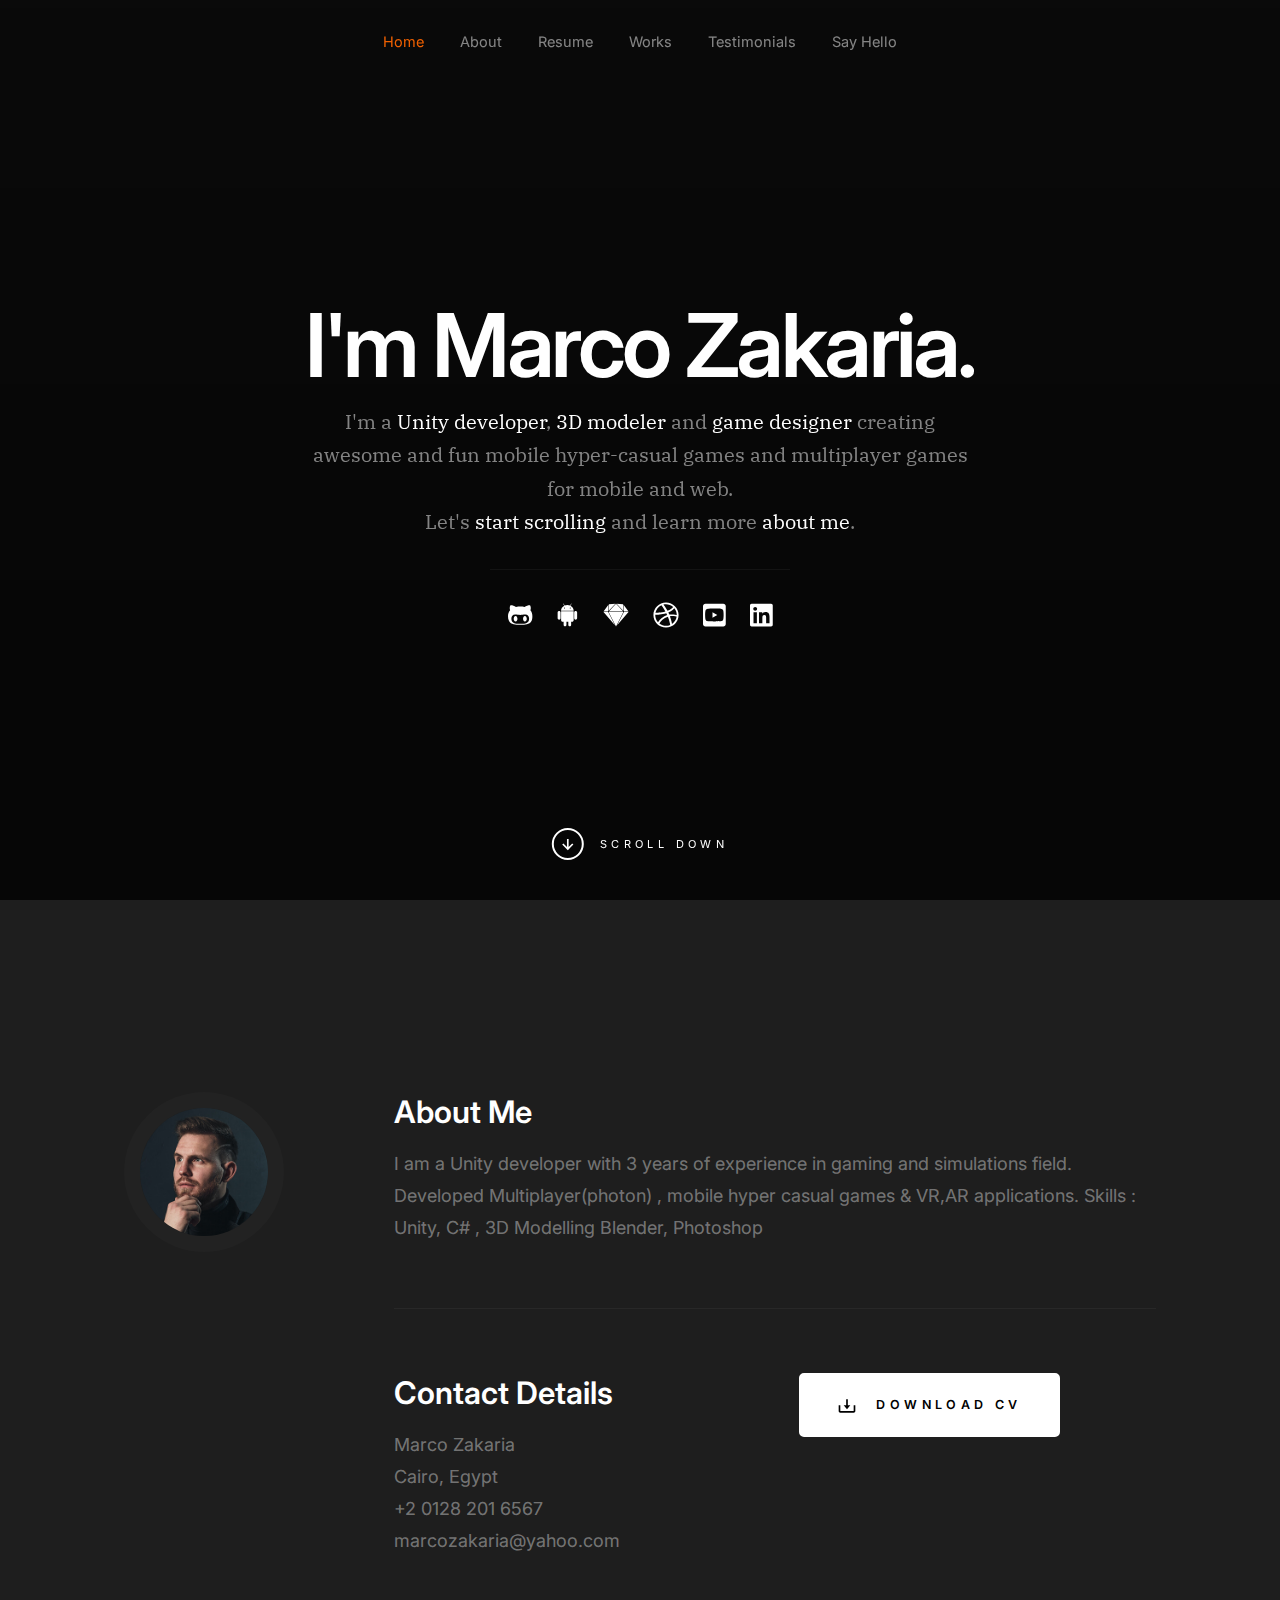
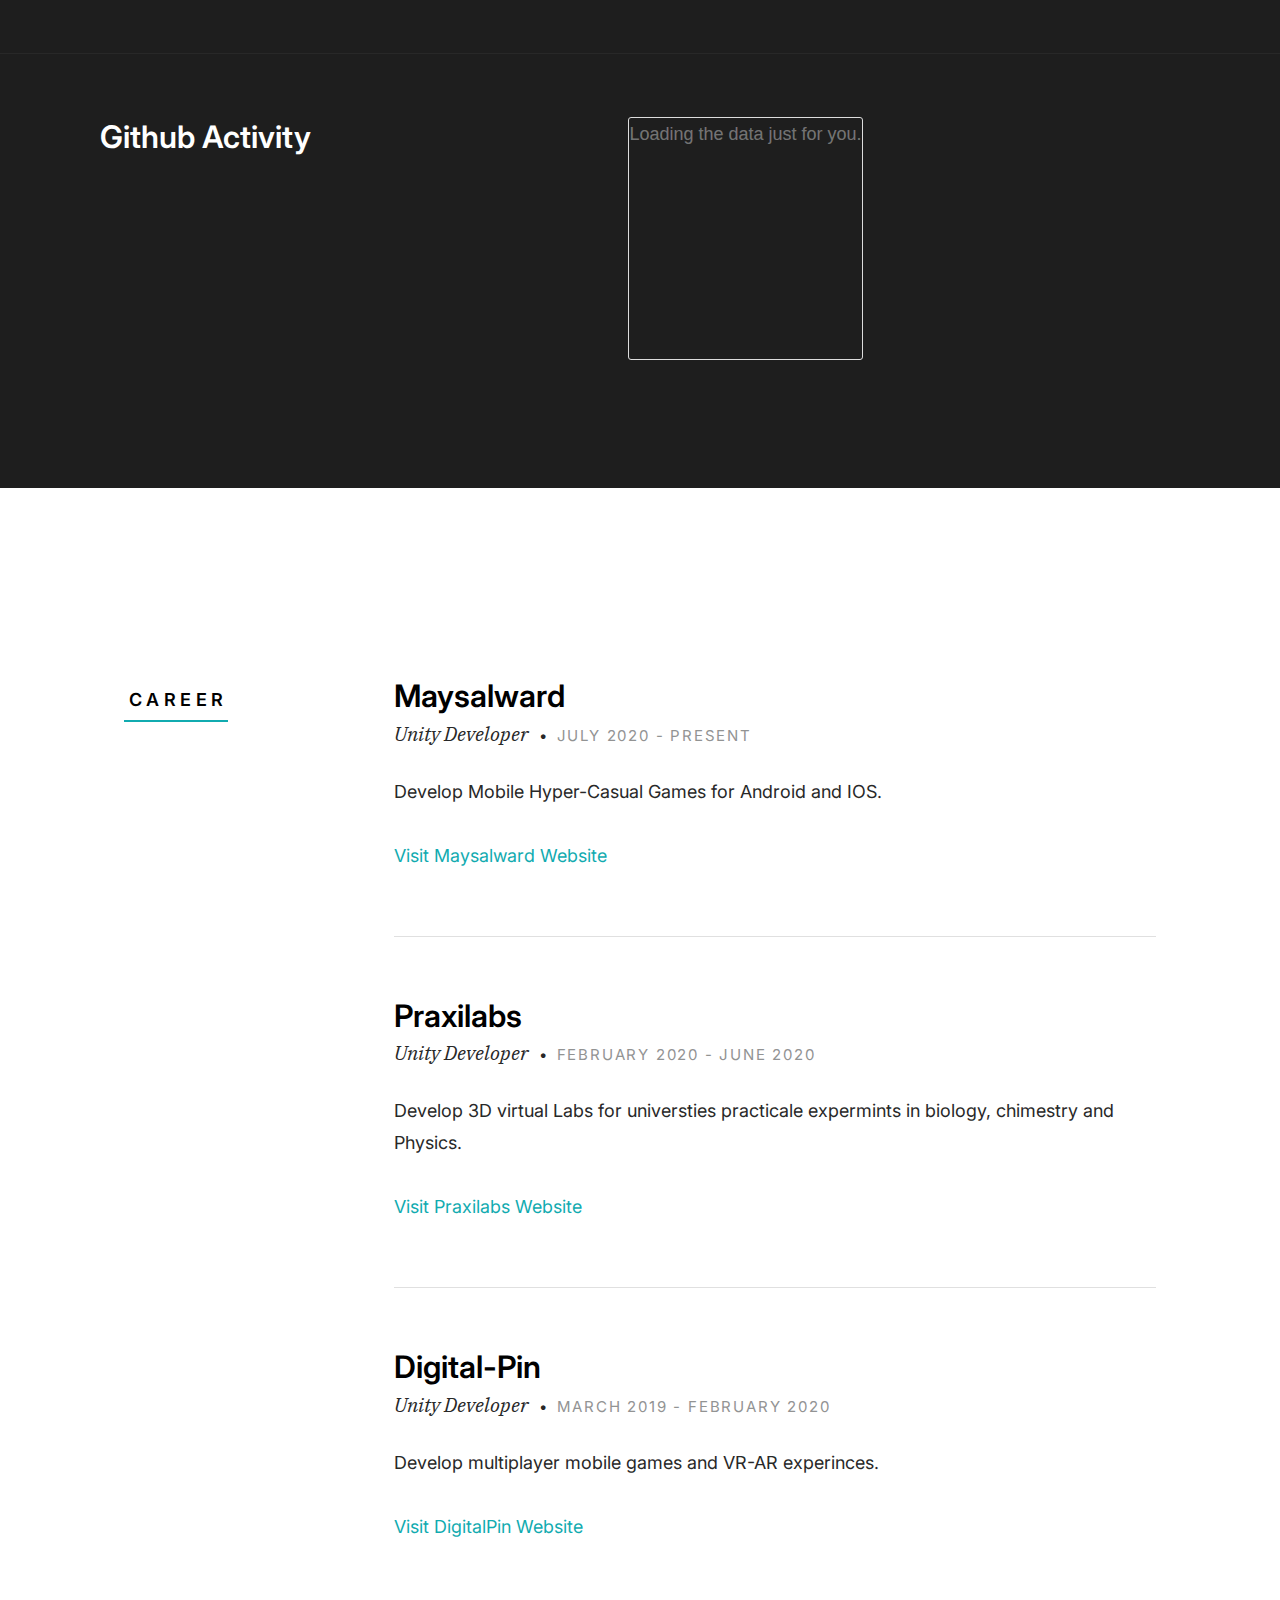
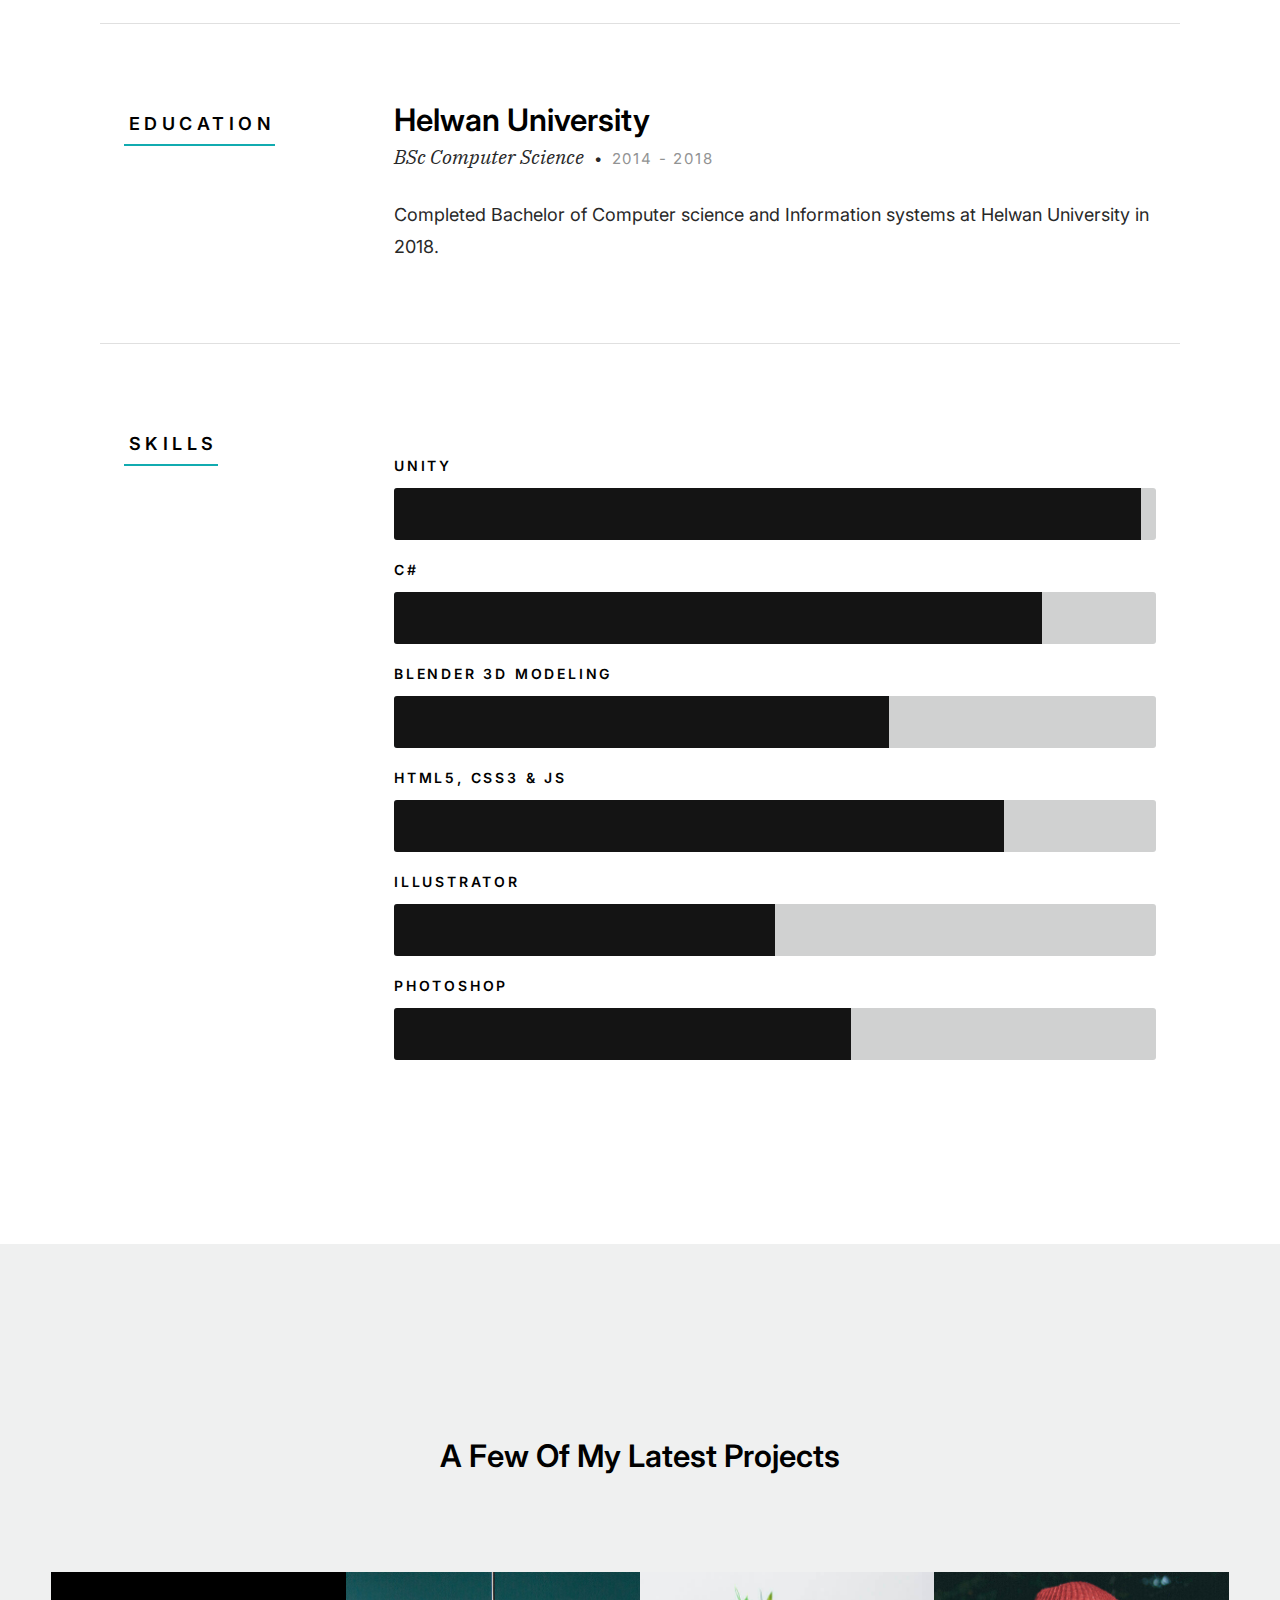
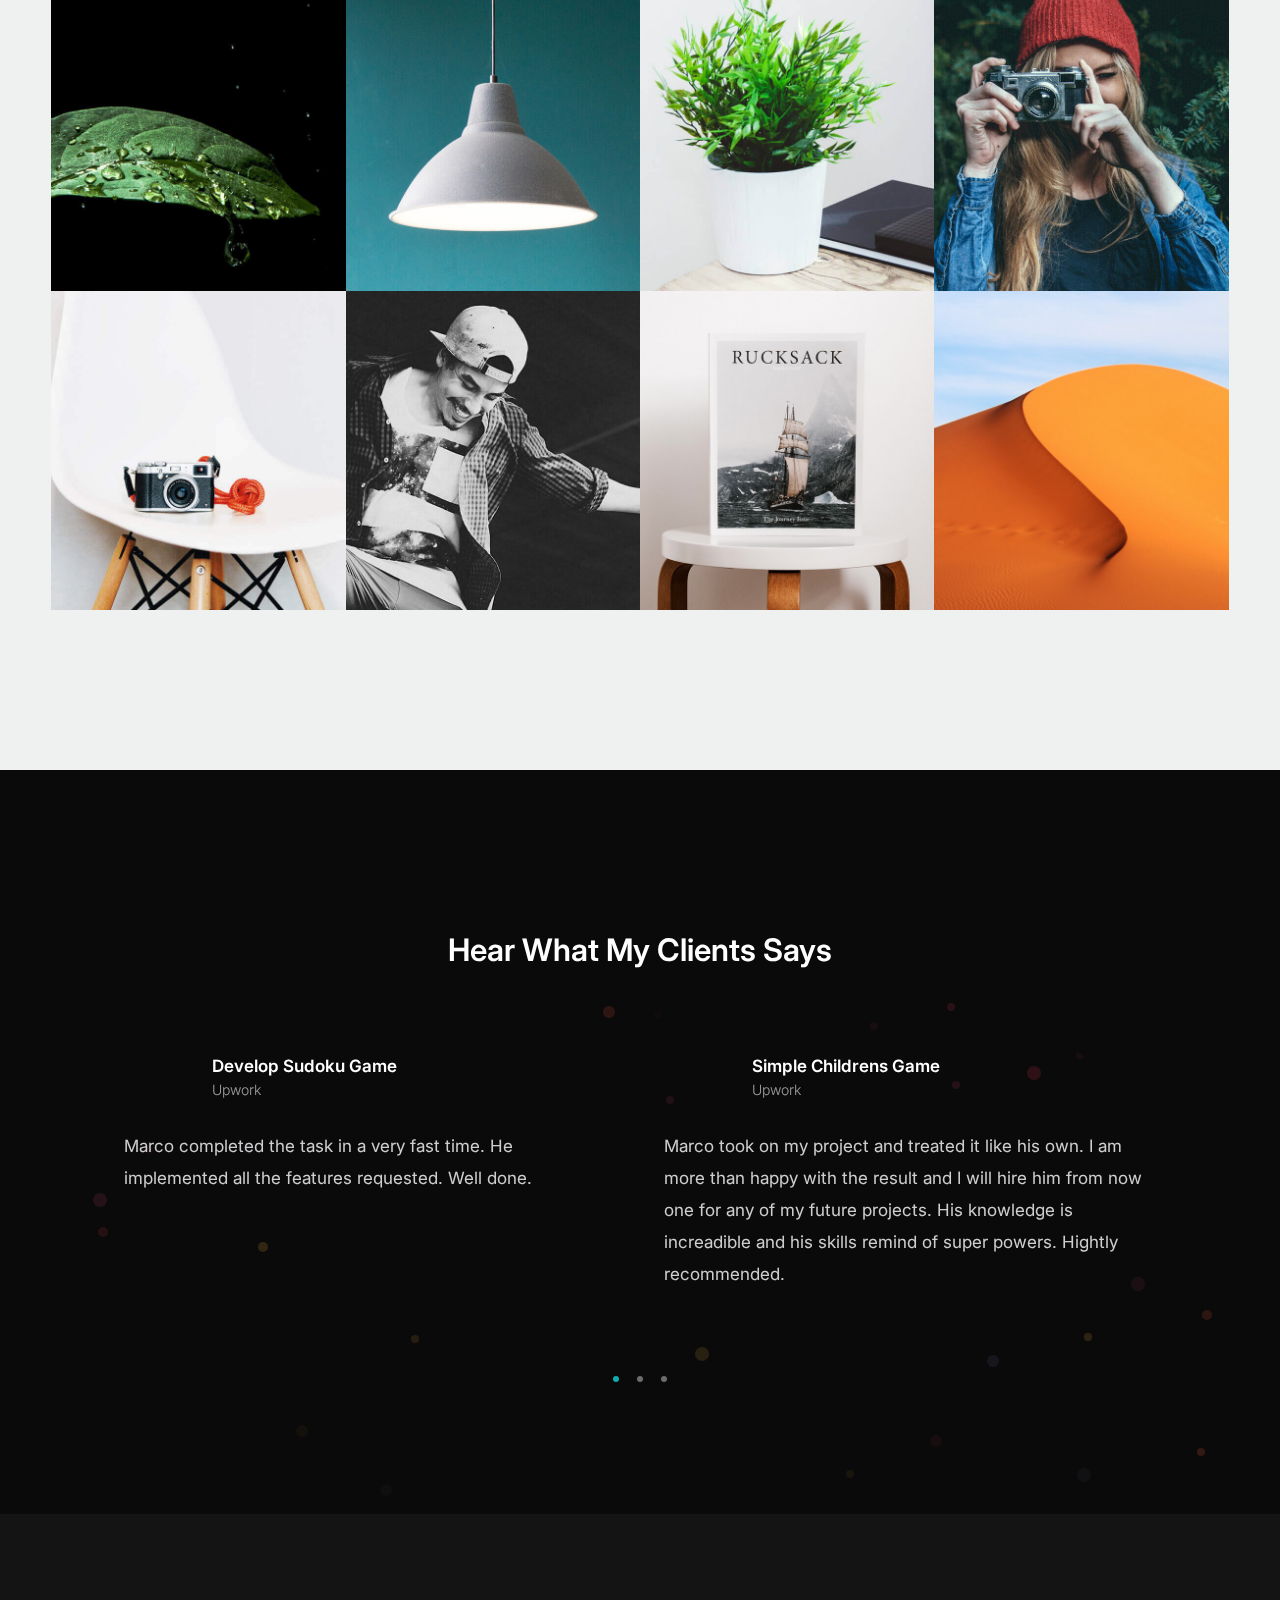
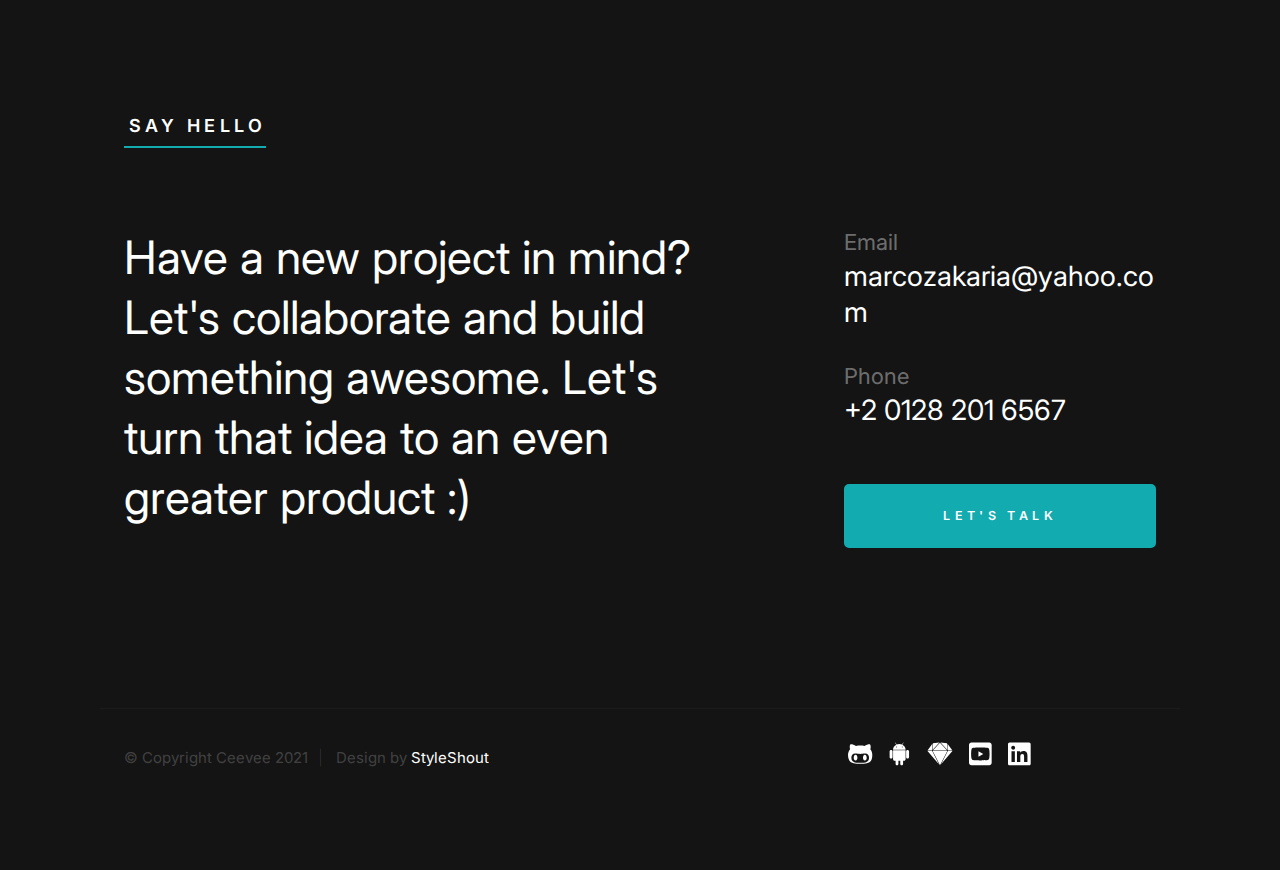
<file: CeeveProfile/index.html>
<!DOCTYPE html>
<html class="no-js" lang="en">
<head>

    <!--- basic page needs
    ================================================== -->
    <meta charset="utf-8">
    <title>Marco Portofolio</title>
    <meta name="description" content="">
    <meta name="author" content="">

    <!-- mobile specific metas
    ================================================== -->
    <meta name="viewport" content="width=device-width, initial-scale=1">

    <!-- CSS
    ================================================== -->
    <link rel="stylesheet" href="css/styles.css">
    <link rel="stylesheet" href="css/vendor.css">

    <!-- script
    ================================================== -->
    <script defer src="js/vendor/fontawesome/all.min.js"></script>

    <!-- favicons
    ================================================== -->
    <link rel="apple-touch-icon" sizes="180x180" href="apple-touch-icon.png">
    <link rel="icon" type="image/png" sizes="32x32" href="favicon-32x32.png">
    <link rel="icon" type="image/png" sizes="16x16" href="favicon-16x16.png">
    <link rel="manifest" href="site.webmanifest">

    <!--My Animations mesh dots-->
    <script defer src="DotsMeshAnimation/DotsMeshAnimation.js"></script>
    <link rel="stylesheet" href="DotsMeshAnimation/DotsAnimation.css"> 

    <!--Confetti Circles-->
    <script defer src="FallingConfetti/fallingConfetti.js"></script>

    <!-- Github Calender-->
    <script src="gitActivity/github-calendar.min.js" ></script>
	<link rel="stylesheet" href="gitActivity/github-calendar-responsive.css"/>

</head>

<body id="top" class="ss-preload">


    <!-- preloader
    ================================================== -->
    <div id="preloader">
        <div id="loader"></div>
    </div>


    <!-- header
    ================================================== -->
    <header class="s-header">
        <div class="row s-header__nav-wrap">
            <nav class="s-header__nav">
                <ul>
                    <li class="current"><a class="smoothscroll" href="#hero">Home</a></li>
                    <li><a class="smoothscroll" href="#about">About</a></li>
                    <li><a class="smoothscroll" href="#resume">Resume</a></li>
                    <li><a class="smoothscroll" href="#portfolio">Works</a></li>
                    <li><a class="smoothscroll" href="#testimonials">Testimonials</a></li>
                    <li><a class="smoothscroll" href="#contact">Say Hello</a></li>
                </ul>
            </nav>
        </div> <!-- end row -->
        
        <a class="s-header__menu-toggle" href="#0" title="Menu">
            <span class="s-header__menu-icon"></span>
        </a>
    </header> <!-- end s-header -->


    <!-- hero
    ================================================== -->
    <section id="hero" class="s-hero target-section">
    <canvas id="canvas"></canvas>
        <div class="s-hero__bg rellax" data-rellax-speed="-7"></div>

        <div class="row s-hero__content" >
            <div class="column">

                <div class="s-hero__content-about">

                    <h1>I'm Marco Zakaria.</h1>

                    <h3>
                    I'm a <span>Unity developer</span>, <span>3D modeler</span> and <span>game designer</span> creating awesome and fun mobile hyper-casual games and multiplayer games for mobile and web.
                    <br> Let's <a class="smoothscroll" href="#about">start scrolling</a>
                    and learn more <a class="smoothscroll" href="#about">about me</a>.
                    </h3>

                    <div class="s-hero__content-social">
                        <a href="https://github.com/marcozakaria"><i class="fab fa-github-alt" aria-hidden="true"></i></a>
                        <a href="https://play.google.com/store/apps/developer?id=705+Games&hl=en_US&gl=US"><i class="fab fa-android" aria-hidden="true"></i></a>
                        <a href="https://sketchfab.com/marcoZakaria"><i class="fab fa-sketch" aria-hidden="true"></i></a>
                        <a href="#0"><i class="fab fa-dribbble" aria-hidden="true"></i></a>
                        <a href="#0"><i class="fab fa-youtube-square" aria-hidden="true"></i></a>
                        <a href="https://linkedin.com/in/marco-zakaria-992ab9149"><i class="fab fa-linkedin" aria-hidden="true"></i></a>
                    </div>

                </div> <!-- end s-hero__content-about -->

            </div>
        </div> <!-- s-hero__content -->

        <div class="s-hero__scroll">
            <a href="#about" class="s-hero__scroll-link smoothscroll">
                <span class="scroll-arrow">
                    <svg xmlns="http://www.w3.org/2000/svg" width="24" height="24" viewBox="0 0 24 24" style="fill:rgba(0, 0, 0, 1);transform:;-ms-filter:"><path d="M18.707 12.707L17.293 11.293 13 15.586 13 6 11 6 11 15.586 6.707 11.293 5.293 12.707 12 19.414z"></path></svg>
                </span>
                <span class="scroll-text">Scroll Down</span>
            </a>
        </div> <!-- s-hero__scroll -->
    
    </section> <!-- end s-hero -->


    <!-- about
    ================================================== -->
    <section id="about" class="s-about target-section">

        <div class="row">
            <div class="column large-3 tab-12">
                <img class="s-about__pic" src="images/avatars/user-06.jpg" alt="">
            </div>
            <div class="column large-9 tab-12 s-about__content">
                <h3>About Me</h3>
                <p>
                I am a Unity developer with 3 years of experience in gaming and simulations field.
                Developed Multiplayer(photon) , mobile hyper casual games & VR,AR applications.
                Skills : Unity, C# , 3D Modelling Blender, Photoshop
                </p>

                <hr>

                <div class="row s-about__content-bottom">
                    <div class="column w-1000-stack">
                        <h3>Contact Details</h3>
    
                        <p>
                        Marco Zakaria <br>
                        Cairo, Egypt<br>
                        <a href="tel:+1975432345">+2 0128 201 6567</a> <br>
                        <a href="mailto:#0">marcozakaria@yahoo.com</a>
                        </p>
                        
                    </div>
                    <div class="column w-1000-stack">
                        <a href="files/cv.pdf" class="btn btn--download">
                            <svg xmlns="http://www.w3.org/2000/svg" width="24" height="24" viewBox="0 0 24 24" style="fill:rgba(0, 0, 0, 1);transform:;-ms-filter:"><path d="M12 16L16 11 13 11 13 4 11 4 11 11 8 11z"></path><path d="M20,18H4v-7H2v7c0,1.103,0.897,2,2,2h16c1.103,0,2-0.897,2-2v-7h-2V18z"></path></svg>
                            Download CV
                        </a>
                    </div>
                </div>
            </div>
        </div> <!-- end row -->

		 <hr>

         <div class="row">
        	<div >
	        	<div>
	        	 <h3>Github Activity</h3>
	        	</div>
        	</div>
        	<div class="calendar">
			    <!-- Loading stuff -->
			    Loading the data just for you.
			</div>
			<script>

			    // or enable responsive functionality:
			    GitHubCalendar(".calendar", "marcozakaria", { responsive: true });
			</script>
        </div> <!-- end row -->

    </section> <!-- end s-about -->


    <!-- resume carrer
    ================================================== -->
    <section id="resume" class="s-resume target-section">
        
        <div class="row s-resume__section">
            <div class="column large-3 tab-12">
                <h3 class="section-header-allcaps">Career</h3>
            </div>
            <div class="column large-9 tab-12">
                <div class="resume-block">

                    <div class="resume-block__header">
                        <h4 class="h3">Maysalward</h4>
                        <p class="resume-block__header-meta">
                            <span>Unity Developer</span> 
                            <span class="resume-block__header-date">
                                July 2020 - Present
                            </span>
                        </p>
                    </div>

                    <p>
                    Develop Mobile Hyper-Casual Games for Android and IOS.
                    </p>
                     <p><a href="https://www.maysalward.com/">Visit Maysalward Website</a></p>

                </div> <!-- end resume-block -->
                <hr>
                <div class="resume-block">

                    <div class="resume-block__header">
                        <h4 class="h3">Praxilabs</h4>
                        <p class="resume-block__header-meta">
                            <span>Unity Developer</span> 
                            <span class="resume-block__header-date">
                                february 2020 - June 2020
                            </span>
                        </p>
                    </div>

                    <p>
                    Develop 3D virtual Labs for universties practicale expermints in biology, chimestry and Physics.
                    </p>
                    <p><a href="https://praxilabs.com">Visit Praxilabs Website</a></p>

                </div> <!-- end resume-block -->
				<hr>
                <div class="resume-block">

                    <div class="resume-block__header">
                        <h4 class="h3">Digital-Pin</h4>
                        <p class="resume-block__header-meta">
                            <span>Unity Developer</span> 
                            <span class="resume-block__header-date">
                                March 2019 - february 2020
                            </span>
                        </p>
                    </div>

                    <p>
                    Develop multiplayer mobile games and VR-AR experinces.
                    </p>
                    <p><a href="https://digital-pin.com/">Visit DigitalPin Website</a></p>

                </div> <!-- end resume-block -->
            </div>
        </div> <!-- s-resume__section -->


        <div class="row s-resume__section">
            <div class="column large-3 tab-12">
                <h3 class="section-header-allcaps">Education</h3>
            </div>
            <div class="column large-9 tab-12">
                <div class="resume-block">

                    <div class="resume-block__header">
                        <h4 class="h3">Helwan University</h4>
                        <p class="resume-block__header-meta">
                            <span>BSc Computer Science</span> 
                            <span class="resume-block__header-date">
                                2014 - 2018
                            </span>
                        </p>
                    </div>

                    <p>
                    Completed Bachelor of Computer science and Information systems at Helwan University in 2018.
                    </p>

                </div> <!-- end resume-block -->
              
            </div>
        </div> <!-- s-resume__section -->


        <div class="row s-resume__section">
            <div class="column large-3 tab-12">
                <h3 class="section-header-allcaps">Skills</h3>
            </div>
            <div class="column large-9 tab-12">
                <div class="resume-block">

                    <p>
                    
                    </p>

                    <ul class="skill-bars-fat">
                        <li>
                        <div class="progress percent98"></div>
                        <strong>Unity</strong>
                        </li>
                        <li>
                        <div class="progress percent85"></div>
                        <strong>C#</strong>
                        </li>
                        <li>
                        <div class="progress percent65"></div>
                        <strong>Blender 3D Modeling</strong>
                        </li>
                        <li>
                        <div class="progress percent80"></div>
                        <strong>HTML5, CSS3 & JS</strong>
                        </li>
                        <li>
                        <div class="progress percent50"></div>
                        <strong>Illustrator</strong>
                        </li>
                        <li>
                        <div class="progress percent60"></div>
                        <strong>Photoshop</strong>
                        </li>
                    </ul>

                </div> <!-- end resume-block -->

            </div>
        </div> <!-- s-resume__section -->

    </section> <!-- end s-resume -->


    <!-- portfolio
    ================================================== -->
    <section id="portfolio" class="s-portfolio target-section">

        <div class="row s-portfolio__header">
            <div class="column large-12">
                <h3>A Few Of My Latest Projects</h3>
            </div>
        </div>

        <div class="row collapse block-large-1-4 block-medium-1-3 block-tab-1-2 block-500-stack folio-list">

            <div class="column folio-item">
                <a href="#modal-01" class="folio-item__thumb">
                    <img src="images/portfolio/droplet.jpg" 
                         srcset="images/portfolio/droplet.jpg 1x, 
                                 images/portfolio/droplet@2x.jpg 2x" alt="">
                </a>
            </div> <!-- end folio-item -->

            <div class="column folio-item">
                <a href="#modal-02" class="folio-item__thumb">
                    <img src="images/portfolio/lamp.jpg" 
                         srcset="images/portfolio/lamp.jpg 1x, 
                                 images/portfolio/lamp@2x.jpg 2x" alt="">
                </a>
            </div> <!-- end folio-item -->

            <div class="column folio-item">
                <a href="#modal-03" class="folio-item__thumb">
                    <img src="images/portfolio/minimalismo.jpg" 
                         srcset="images/portfolio/minimalismo.jpg 1x, 
                                 images/portfolio/minimalismo@2x.jpg 2x" alt="">
                </a>
            </div> <!-- end folio-item -->

            <div class="column folio-item">
                <a href="#modal-04" class="folio-item__thumb">
                    <img src="images/portfolio/shutterbug.jpg" 
                         srcset="images/portfolio/shutterbug.jpg 1x, 
                                 images/portfolio/shutterbug@2x.jpg 2x" alt="">
                </a>
            </div> <!-- end folio-item -->

            <div class="column folio-item">
                <a href="#modal-05" class="folio-item__thumb">
                    <img src="images/portfolio/fuji.jpg" 
                         srcset="images/portfolio/fuji.jpg 1x, 
                                 images/portfolio/fuji@2x.jpg 2x" alt="">
                </a>
            </div> <!-- end folio-item -->

            <div class="column folio-item">
                <a href="#modal-06" class="folio-item__thumb">
                    <img src="images/portfolio/skaterboy.jpg" 
                         srcset="images/portfolio/skaterboy.jpg 1x, 
                                 images/portfolio/skaterboy@2x.jpg 2x" alt="">
                </a>
            </div> <!-- end folio-item -->

            <div class="column folio-item">
                <a href="#modal-07" class="folio-item__thumb">
                    <img src="images/portfolio/rucksack.jpg" 
                         srcset="images/portfolio/rucksack.jpg 1x, 
                                 images/portfolio/rucksack@2x.jpg 2x" alt="">
                </a>
            </div> <!-- end folio-item -->

            <div class="column folio-item">
                <a href="#modal-08" class="folio-item__thumb">
                    <img src="images/portfolio/sanddunes.jpg" 
                         srcset="images/portfolio/sanddunes.jpg 1x, 
                                 images/portfolio/sanddunes@2x.jpg 2x" alt="">
                </a>
            </div> <!-- end folio-item -->

        </div> <!-- end folio-list -->


        <!-- Modal Templates Popup
        =========================================================== -->
        <div id="modal-01" hidden>
            <div class="modal-popup">
                <img src="images/portfolio/gallery/g-droplet.jpg" alt="" />
    
                <div class="modal-popup__desc">
                    <h5>Droplet</h5>
                    <p>Odio soluta enim quos sit asperiores rerum rerum repudiandae cum. Vel voluptatem alias qui assumenda iure et expedita voluptatem. Ratione officiis quae.</p>
                    <ul class="modal-popup__cat">
                        <li>Branding</li>
                        <li>Product Design</li>
                    </ul>
                </div>
    
                <a href="https://www.behance.net/" class="modal-popup__details">Project link</a>
            </div>
        </div> <!-- end modal -->

        <div id="modal-02" hidden>
            <div class="modal-popup">
                <img src="images/portfolio/gallery/g-lamp.jpg" alt="" />
    
                <div class="modal-popup__desc">
                    <h5>The Lamp</h5>
                    <p>Proin gravida nibh vel velit auctor aliquet. Aenean sollicitudin, lorem quis bibendum auctor, nisi elit consequat ipsum, nec sagittis sem nibh id elit.</p>
                    <ul class="modal-popup__cat">
                        <li>Branding</li>
                    </ul>
                </div>
    
                <a href="https://www.behance.net/" class="modal-popup__details">Project link</a>
            </div>
        </div> <!-- end modal -->

        <div id="modal-03" hidden>
            <div class="modal-popup">
                <img src="images/portfolio/gallery/g-minimalismo.jpg" alt="" />
    
                <div class="modal-popup__desc">
                    <h5>Minimalismo</h5>
                    <p>Exercitationem reprehenderit quod explicabo consequatur aliquid ut magni ut. Deleniti quo corrupti illum velit eveniet ratione necessitatibus ipsam mollitia.</p>
                    <ul class="modal-popup__cat">
                        <li>Product Design</li>
                    </ul>
                </div>
    
                <a href="https://www.behance.net/" class="modal-popup__details">Project link</a>
            </div>
        </div> <!-- end modal -->

        <div id="modal-04" hidden>
            <div class="modal-popup">
                <img src="images/portfolio/gallery/g-shutterbug.jpg" alt="" />
    
                <div class="modal-popup__desc">
                    <h5>Shutterbug</h5>
                    <p>Dolores velit qui quos nobis. Aliquam delectus voluptas quos possimus non voluptatem voluptas voluptas. Est doloribus eligendi porro doloribus voluptatum.</p>
                    <ul class="modal-popup__cat">
                        <li>E-Commerce</li>
                    </ul>
                </div>
    
                <a href="https://www.behance.net/" class="modal-popup__details">Project link</a>
            </div>
        </div> <!-- end modal -->

        <div id="modal-05" hidden>
            <div class="modal-popup">

                <img src="images/portfolio/gallery/g-fuji.jpg" alt="" />
    
                <div class="modal-popup__desc">
                    <h5>Fuji</h5>
                    <p>Proin gravida nibh vel velit auctor aliquet. Aenean sollicitudin, lorem quis bibendum auctor, nisi elit consequat ipsum, nec sagittis sem nibh id elit.</p>
                    <ul class="modal-popup__cat">
                        <li>Product Design</li>
                    </ul>
                </div>
    
                <a href="https://www.behance.net/" class="modal-popup__details">Project link</a>
            </div>
        </div> <!-- end modal -->

        <div id="modal-06" hidden>
            <div class="modal-popup">
                <img src="images/portfolio/gallery/g-skaterboy.jpg" alt="" />
    
                <div class="modal-popup__desc">
                    <h5>Skaterboy</h5>
                    <p>Quisquam vel libero consequuntur autem voluptas. Qui aut vero. Omnis fugit mollitia cupiditate voluptas. Aenean sollicitudin, lorem quis bibendum auctor.</p>
                    <ul class="modal-popup__cat">
                        <li>Branding</li>
                        <li>Product Design</li>
                    </ul>
                </div>
    
                <a href="https://www.behance.net/" class="modal-popup__details">Project link</a>
            </div>
        </div> <!-- end modal -->

        <div id="modal-07" hidden>
            <div class="modal-popup">
                <img src="images/portfolio/gallery/g-rucksack.jpg" alt="" />
    
                <div class="modal-popup__desc">
                    <h5>Rucksack</h5>
                    <p>Odio soluta enim quos sit asperiores rerum rerum repudiandae cum. Vel voluptatem alias qui assumenda iure et expedita voluptatem. Ratione officiis quae.</p>
                    <ul class="modal-popup__cat">
                        <li>Branding</li>
                        <li>Product Design</li>
                    </ul>
                </div>
    
                <a href="https://www.behance.net/" class="modal-popup__details">Project link</a>
            </div>
        </div> <!-- end modal -->

        <div id="modal-08" hidden>
            <div class="modal-popup">
                <img src="images/portfolio/gallery/g-sanddunes.jpg" alt="" />
    
                <div class="modal-popup__desc">
                    <h5>Sand Dunes</h5>
                    <p>Proin gravida nibh vel velit auctor aliquet. Aenean sollicitudin, lorem quis bibendum auctor, nisi elit consequat ipsum, nec sagittis sem nibh id elit.</p>
                    <ul class="modal-popup__cat">
                        <li>Web Design</li>
                    </ul>
                </div>
    
                <a href="https://www.behance.net/" class="modal-popup__details">Project link</a>
            </div>
        </div> <!-- end modal -->


    </section> <!-- end s-portfolio -->


    <!-- CTA
    ================================================== -->
    <!--<section class="s-cta">

        <div class="row">
            <div class="column">
                <h3 class="h2 section-desc">
                    Need a great reliable web hosting?
                </h3>
            </div>
        </div>--> <!-- end heading-block -->

       <!-- <div class="row cta-content">
            <div class="column">
                <p>
                We highly recommend <a href="https://www.dreamhost.com/r.cgi?287326">DreamHost</a>.
                Powerful web and Wordpress hosting. Guaranteed.
                Starting at $2.95 per month.
                </p>

                <a href="https://www.dreamhost.com/r.cgi?287326" class="btn btn--primary h-full-width">Get Started</a>
            </div>
        </div> --><!-- end cta-content -->

   <!-- </section>--> <!-- end s-cta -->


    <!-- testimonials
    ================================================== -->
    <section id="testimonials" class="s-testimonials target-section">

		<canvas id="worldColorCircles"></canvas>
        
        <div class="s-testimonials__bg"></div>

        <div class="row s-testimonials__header">
            <div class="column large-12">
                <h3>Hear What My Clients Says</h3>
            </div>
        </div>

        <div class="row s-testimonials__content">

            <div class="column">

                <div class="swiper-container testimonial-slider">

                    <div class="swiper-wrapper">

                        <div class="testimonial-slider__slide swiper-slide">
                            <div class="testimonial-slider__author">
                               <!-- <img src="images/avatars/user-02.jpg" alt="Author image" class="testimonial-slider__avatar">-->
                                <cite class="testimonial-slider__cite">
                                    <strong>Develop Sudoku Game</strong>
                                    <span>Upwork</span>
                                </cite>
                            </div>
                            <p>
                            Marco completed the task in a very fast time. He implemented all the features requested. Well done.
                            </p>
                        </div> <!-- end testimonial-slider__slide -->
        
                        <div class="testimonial-slider__slide swiper-slide">
                            <div class="testimonial-slider__author">
                               <!-- <img src="images/avatars/user-03.jpg" alt="Author image" class="testimonial-slider__avatar"> -->
                                <cite class="testimonial-slider__cite">
                                    <strong>Simple Childrens Game</strong>
                                    <span>Upwork</span>
                                </cite>
                            </div>
                            <p>
                            Marco took on my project and treated it like his own.
							I am more than happy with the result and I will hire him from now one for any of my future projects.
							His knowledge is increadible and his skills remind of super powers. Hightly recommended.
                            </p>
                        </div> <!-- end testimonial-slider__slide -->
        
                        <div class="testimonial-slider__slide swiper-slide">
                            <div class="testimonial-slider__author">
                              <!--  <img src="images/avatars/user-04.jpg" alt="Author image" class="testimonial-slider__avatar"> -->
                                <cite class="testimonial-slider__cite">
                                    <strong>Develop a simple android Game </strong>
                                    <span>Upwork</span>
                                </cite>
                            </div>
                            <p>
                            Excellent development of app in a short time! I highly recommend the developer!
                            </p>
                        </div> <!-- end testimonial-slider__slide -->

                        <div class="testimonial-slider__slide swiper-slide">
                            <div class="testimonial-slider__author">
                                <!--<img src="images/avatars/user-05.jpg" alt="Author image" class="testimonial-slider__avatar"> -->
                                <cite class="testimonial-slider__cite">
                                    <strong>Shader Developer</strong>
                                    <span>Upwork</span>
                                </cite>
                            </div>
                            <p>
                            The client worked well and even though parts of the job did not work out he was helpful with coming up with alternatives. Hope to work with him in the future.
                            </p>
                        </div> <!-- end testimonial-slider__slide -->
    
                    </div> <!-- end testimonial slider swiper-wrapper -->

                    <div class="swiper-pagination"></div>

                </div> <!-- end swiper-container -->

            </div> <!-- end column -->

        </div> <!-- end row -->

    </section> <!-- end s-testimonials -->


    <!-- contact
    ================================================== -->
    <section id="contact" class="s-contact target-section">

        <div class="row s-contact__header">
            <div class="column large-12">
                <h3 class="section-header-allcaps">Say Hello</h3>
            </div>
        </div>

        <div class="row s-contact__content">

            <div class="column large-7 medium-12">

                <h4 class="huge-text">
                Have a new project in mind? Let's collaborate and build something awesome. 
                Let's turn that idea to an even greater product :)
                </h4>

            </div>

            <div class="column large-4 medium-12">

                <div class="row contact-infos">
                    <div class="column large-12 medium-6 tab-12">
                        <div class="contact-block">
                            <h5 class="contact-block__header">
                                Email
                            </h5>
                            <p class="contact-block__content">
                                <a class="mailtoui" href="mailto:sayhello@ceevee.com">marcozakaria@yahoo.com</a>
                            </p>
                        </div> <!-- end contact-block -->
                    </div>
                    <div class="column large-12 medium-6 tab-12">
                        <div class="contact-block">
                            <h5 class="contact-block__header">
                                Phone
                            </h5>
                            <p class="contact-block__content">
                                <a href="tel:+1975432345">+2 0128 201 6567</a>
                            </p>
                        </div> <!-- end contact-block -->
                    </div>

                    <div class="column large-12">
                        <a href="mailto:marcozakaria@yahoo.com" class="mailtoui btn btn--primary h-full-width">Let's Talk</a>
                    </div>
                </div> <!-- end contact-infos -->

            </div>
        </div> <!-- s-contact__content -->

    </section> <!-- end s-contact -->
    

    <!-- footer
    ================================================== -->
    <footer class="s-footer">
        <div class="row">
            <div class="column large-4 medium-6 w-1000-stack s-footer__social-block">
                <ul class="s-footer__social">
                    <li><a href="https://github.com/marcozakaria"><i class="fab fa-github-alt" aria-hidden="true"></i></a></li>
                    <li><a href="https://play.google.com/store/apps/developer?id=705+Games&hl=en_US&gl=US"><i class="fab fa-android" aria-hidden="true"></i></a></li>
                    <li><a href="https://sketchfab.com/marcoZakaria"><i class="fab fa-sketch" aria-hidden="true"></i></a></li>
                    <li><a href="#0"><i class="fab fa-youtube-square" aria-hidden="true"></i></a></li>
                    <li><a href="https://linkedin.com/in/marco-zakaria-992ab9149"><i class="fab fa-linkedin" aria-hidden="true"></i></a></li>                       
                </ul>
            </div>

            <div class="column large-7 medium-6 w-1000-stack ss-copyright">
                <span>© Copyright Ceevee 2021</span> 
                <span>Design by <a href="https://www.styleshout.com/">StyleShout</a></span>
            </div>
        </div>

        <div class="ss-go-top">
            <a class="smoothscroll" title="Back to Top" href="#top">
                <svg xmlns="http://www.w3.org/2000/svg" viewBox="0 0 24 24"><path d="M6 4h12v2H6zm5 10v6h2v-6h5l-6-6-6 6z"/></svg>
             </a>
        </div> <!-- end ss-go-top -->
    </footer>


    <!-- Java Script
    ================================================== -->
    <script src="js/plugins.js"></script>
    <script src="js/main.js"></script>

</body>

</html>
</file>
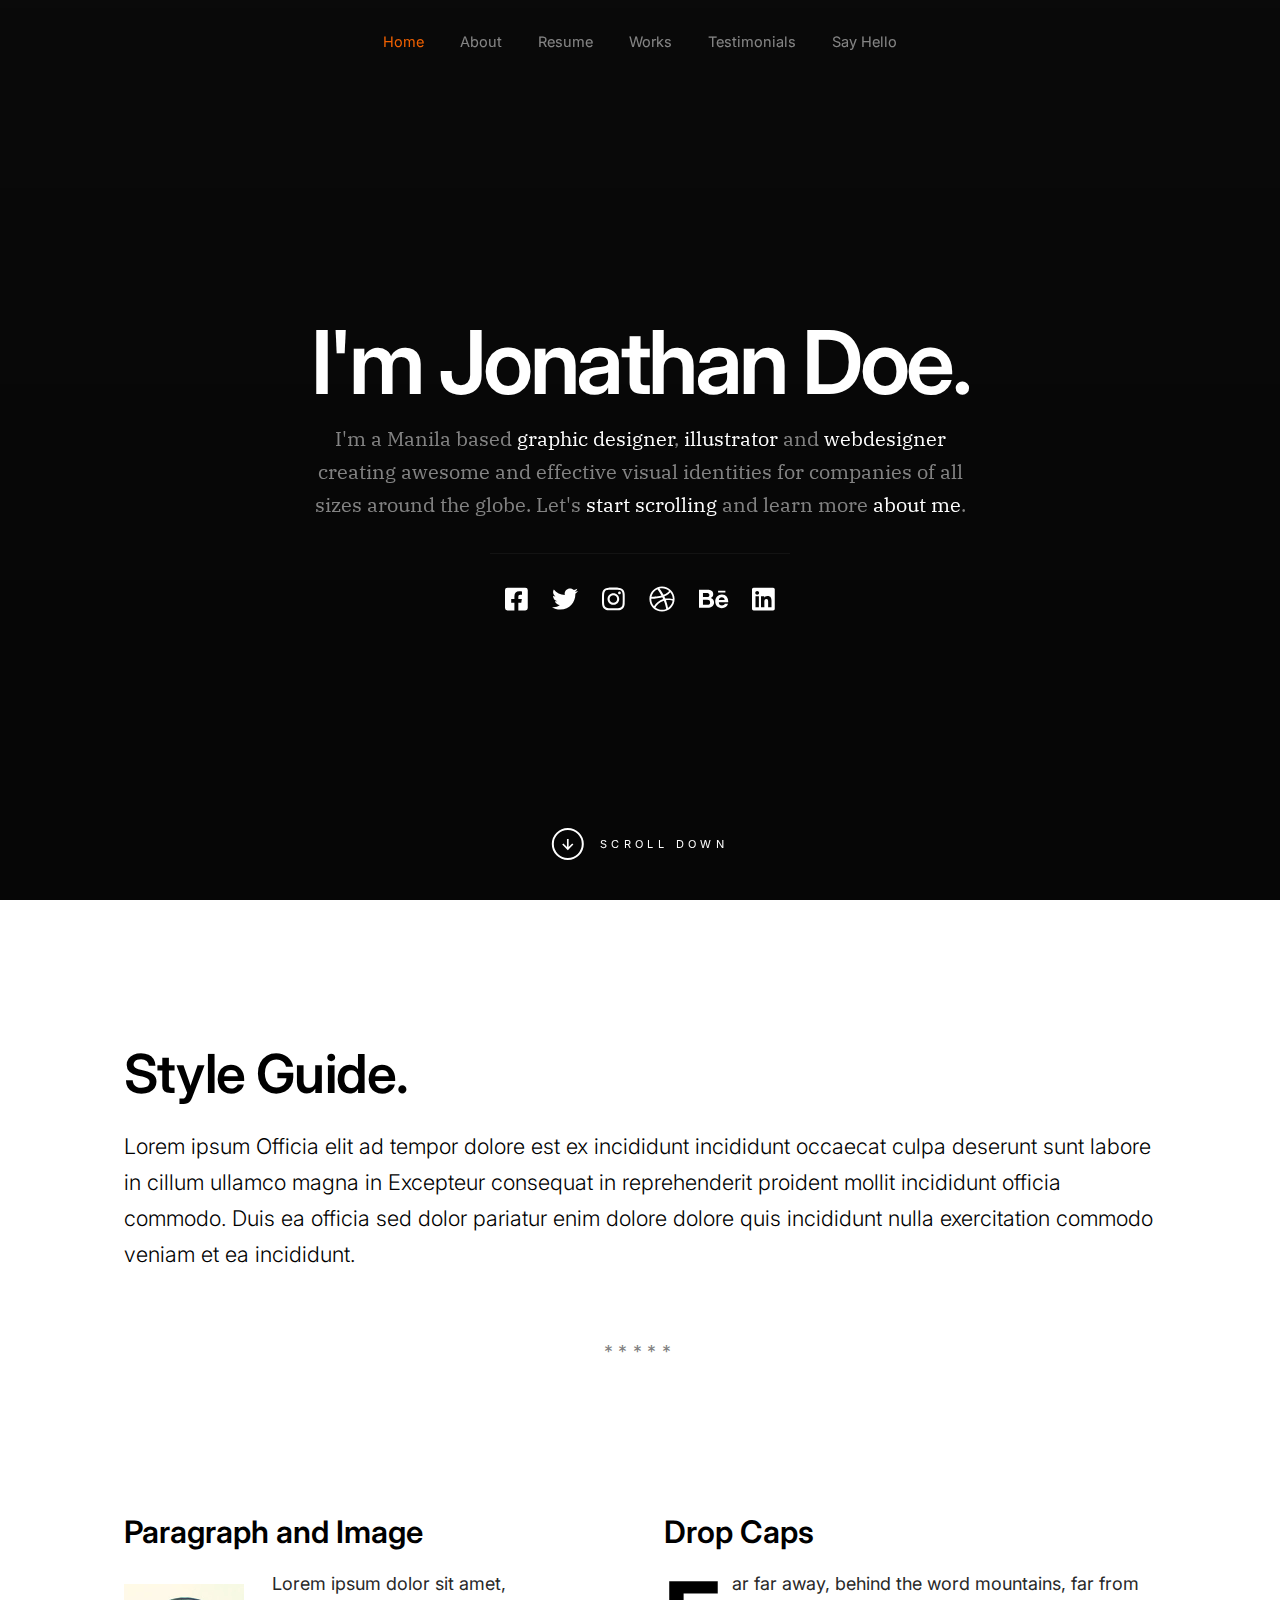
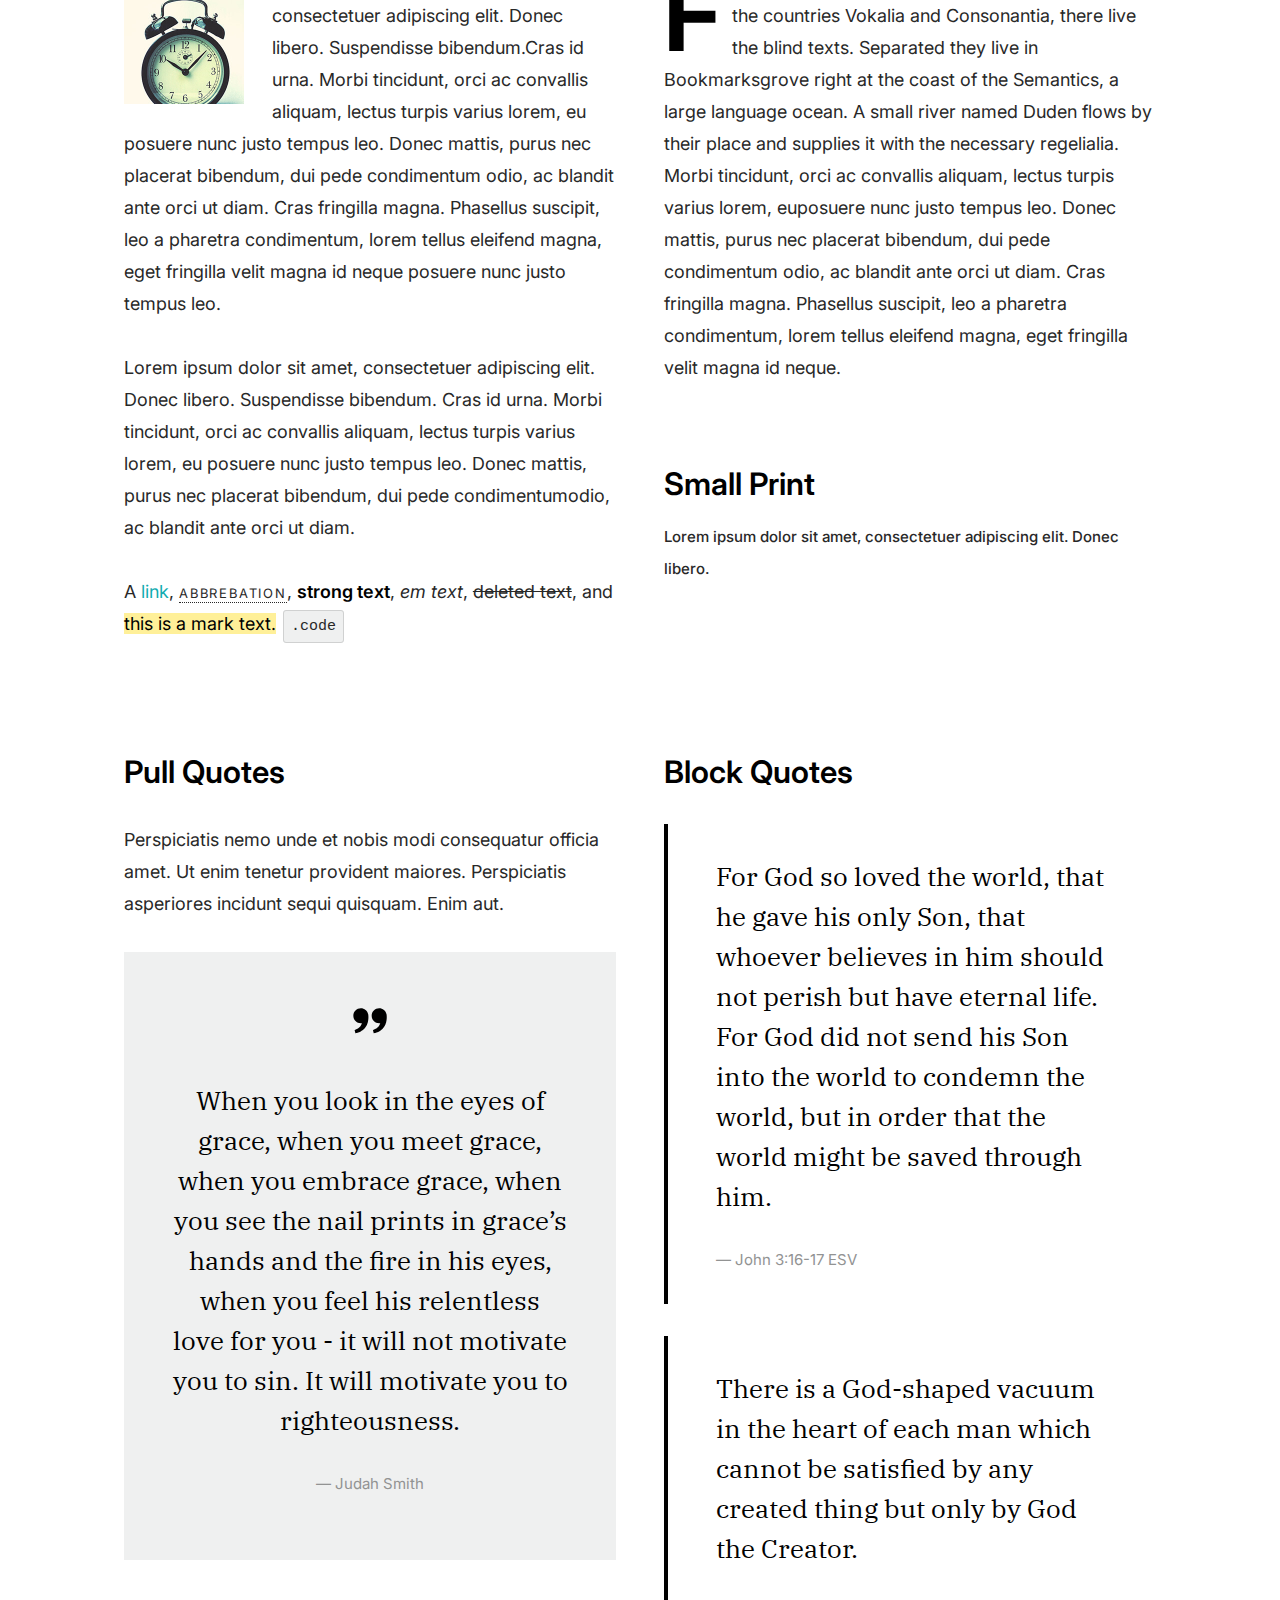
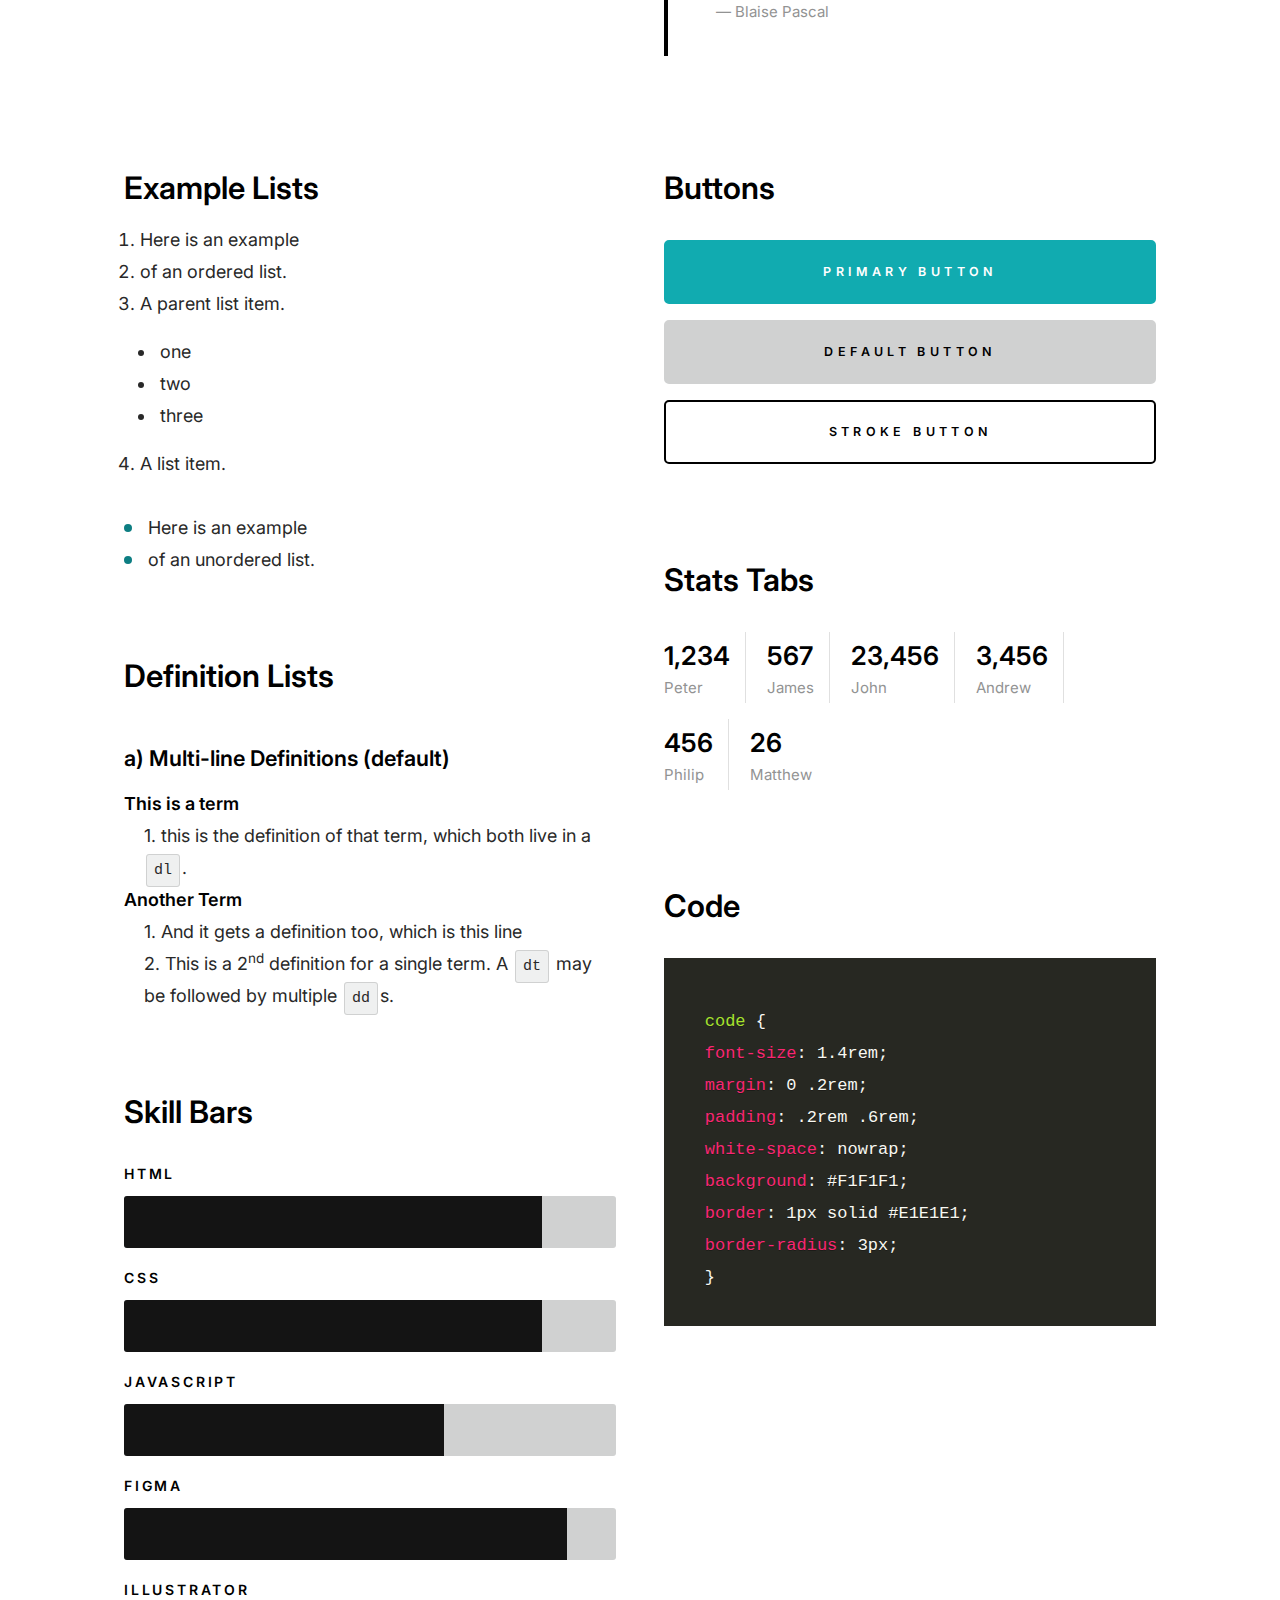
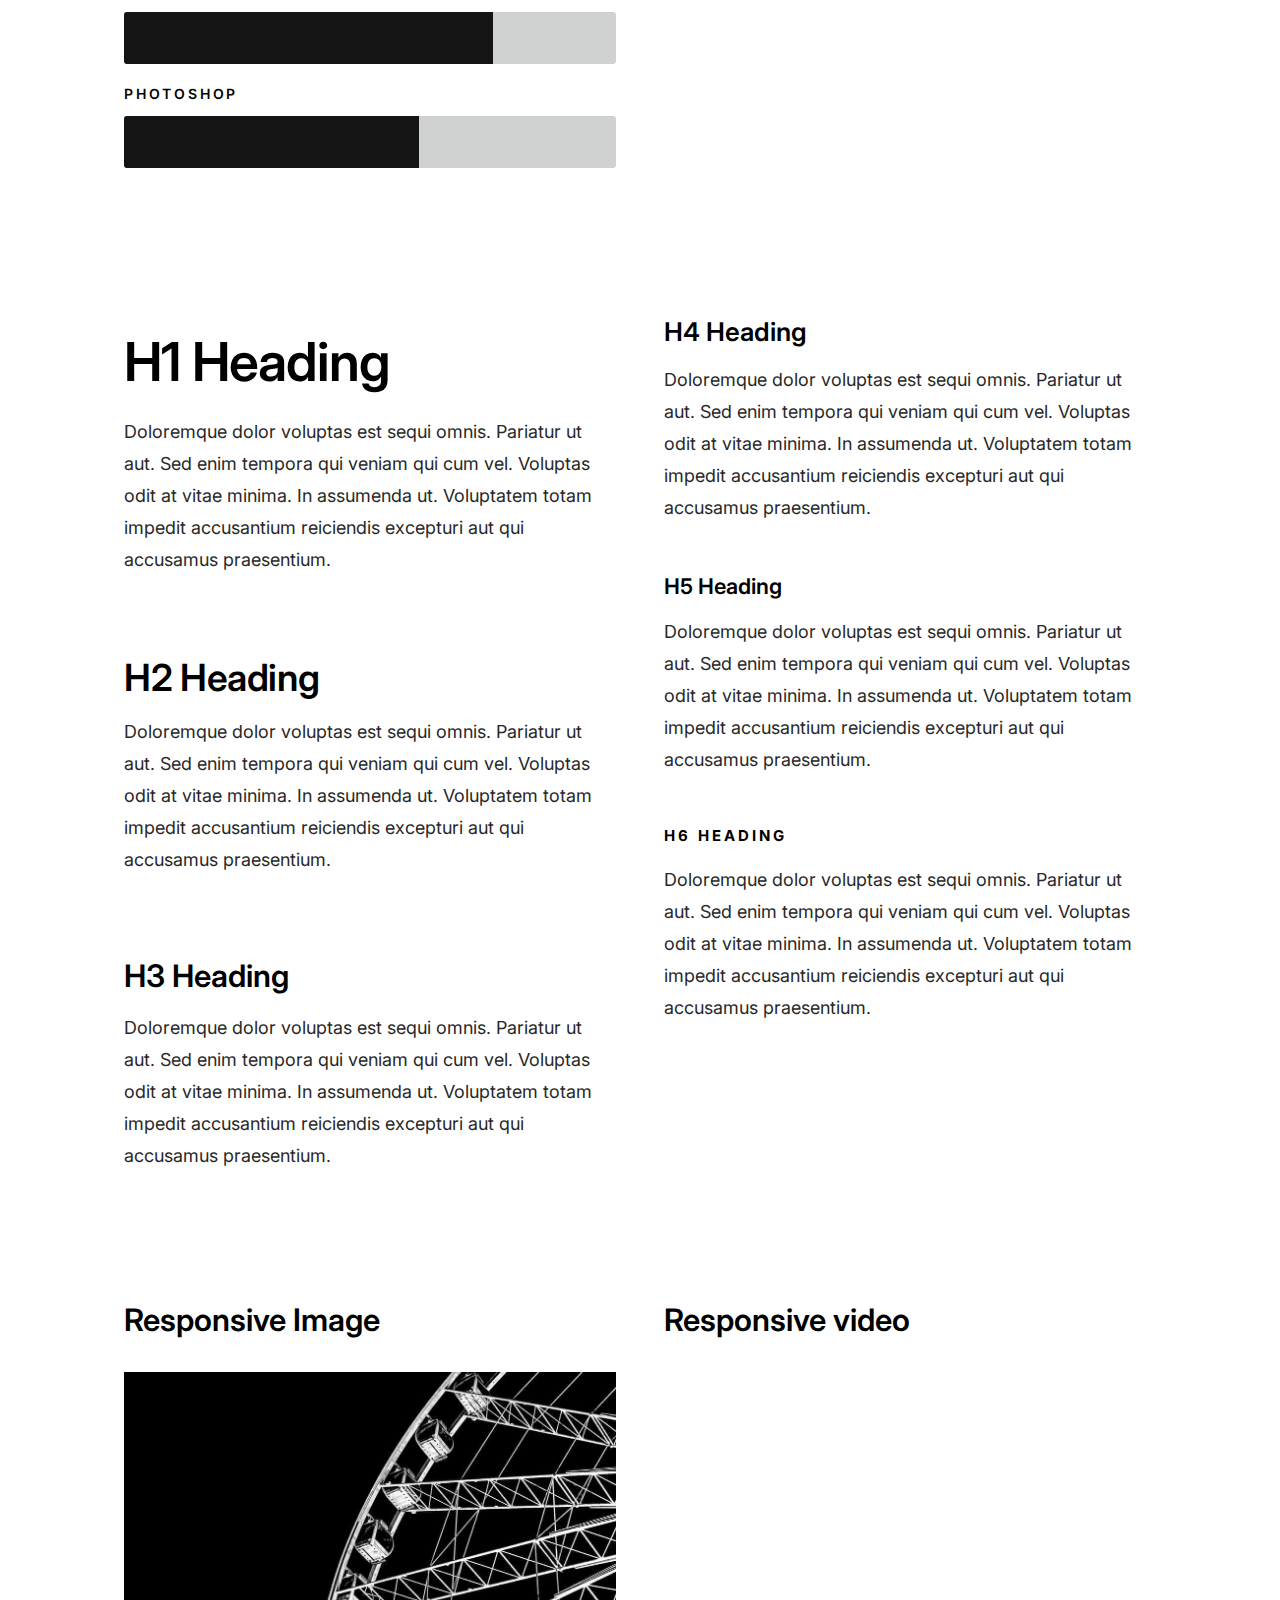
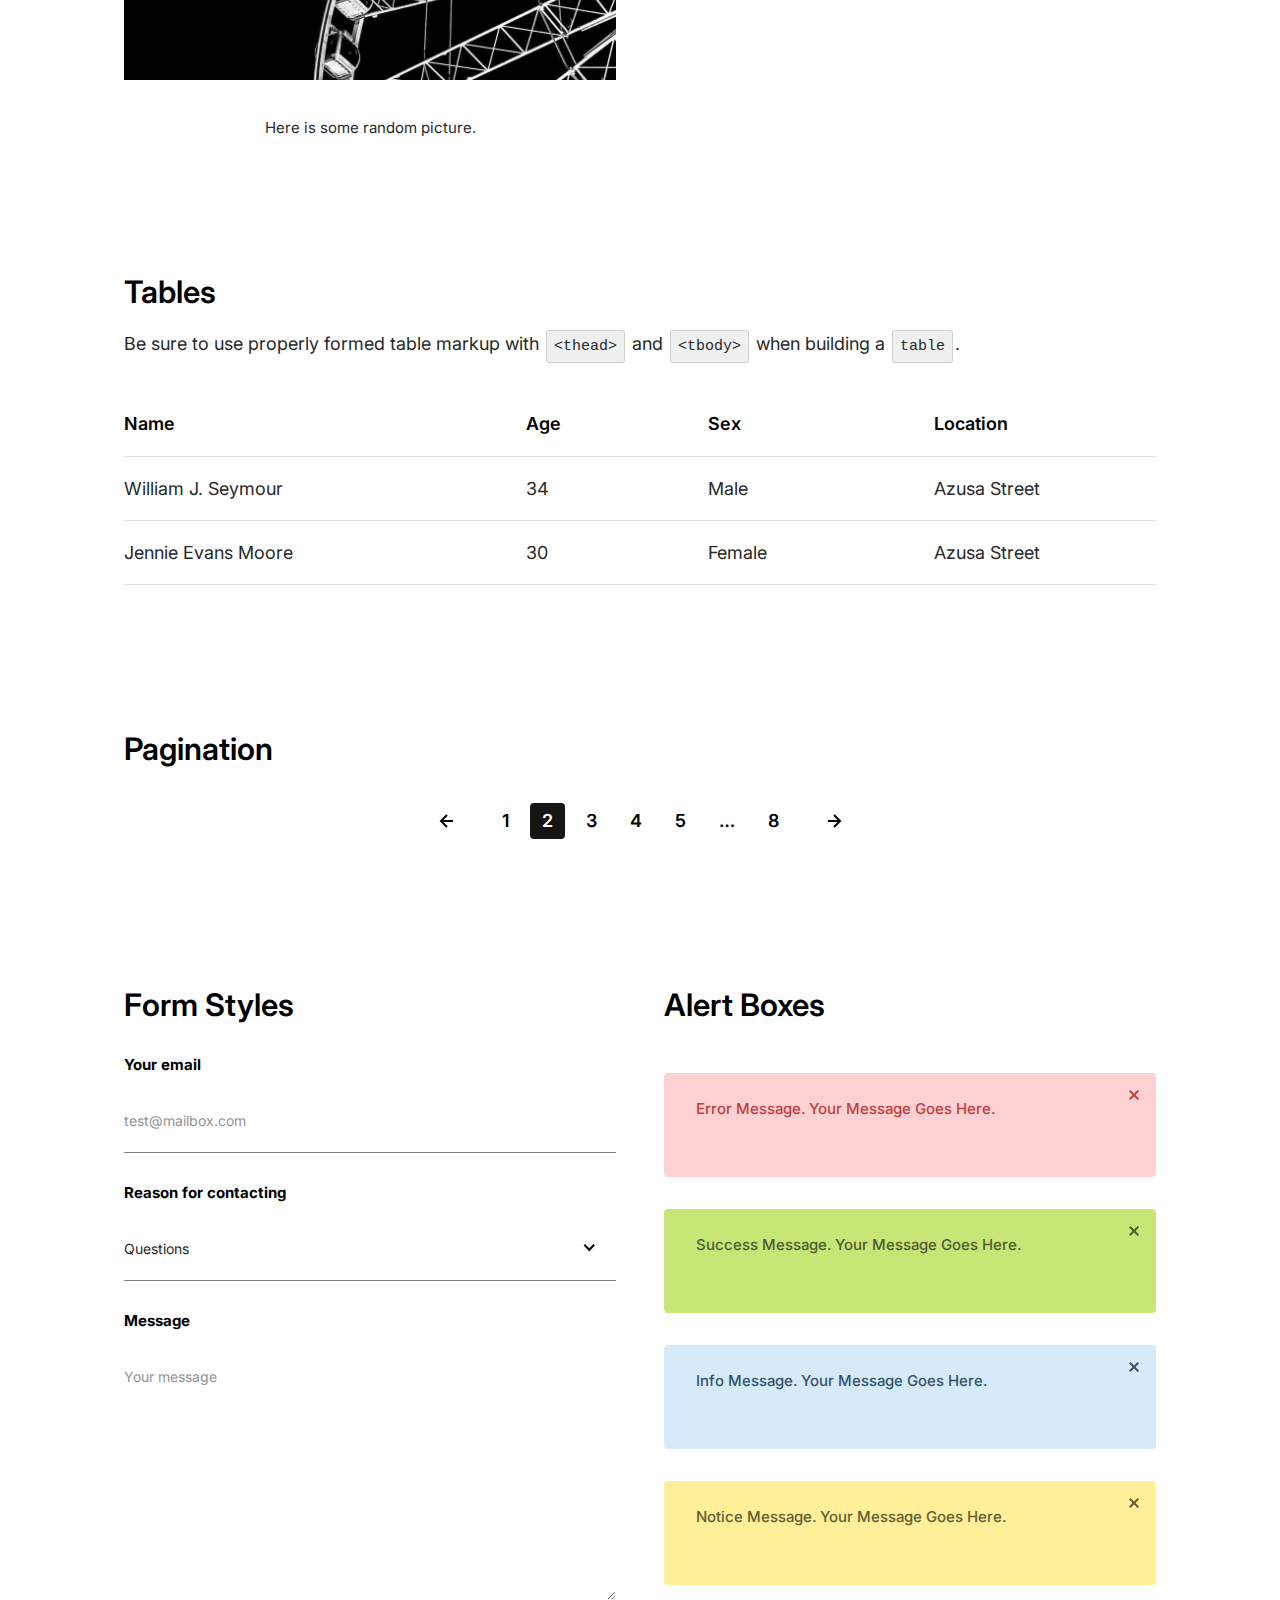
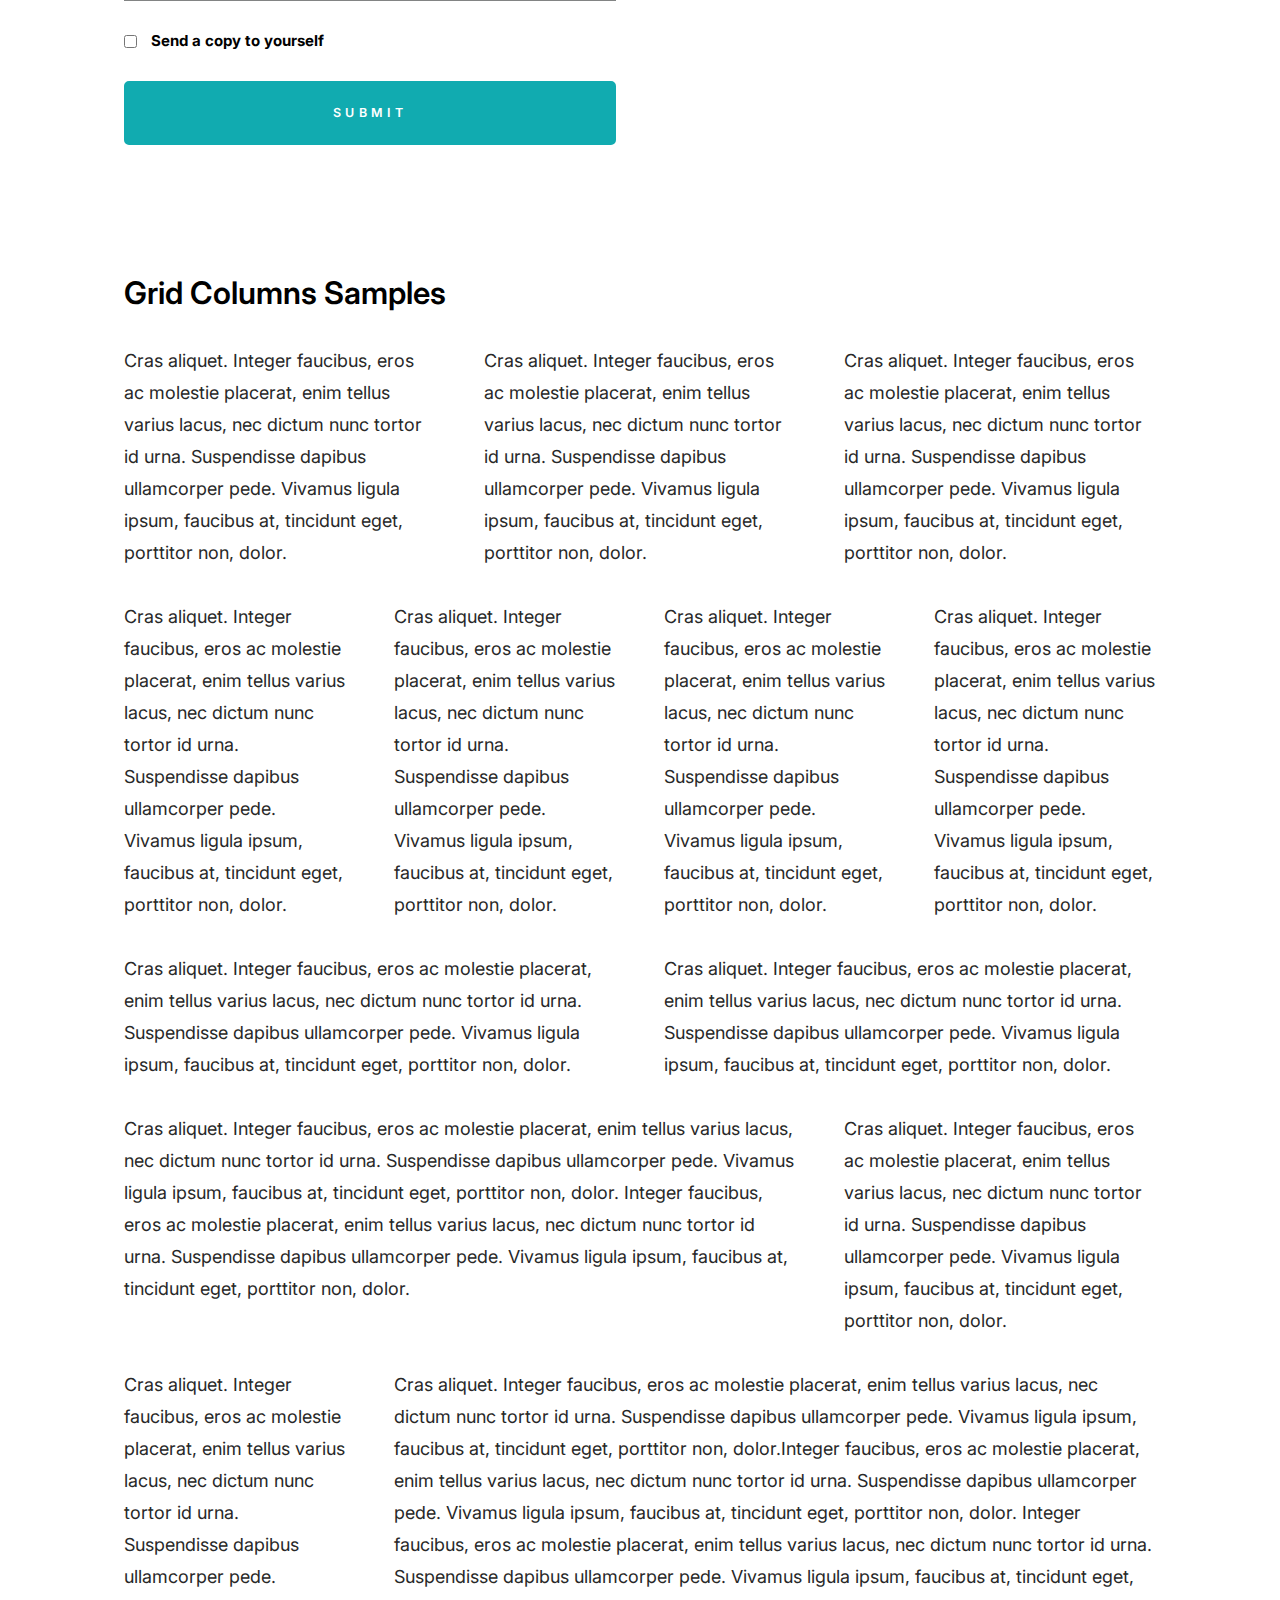
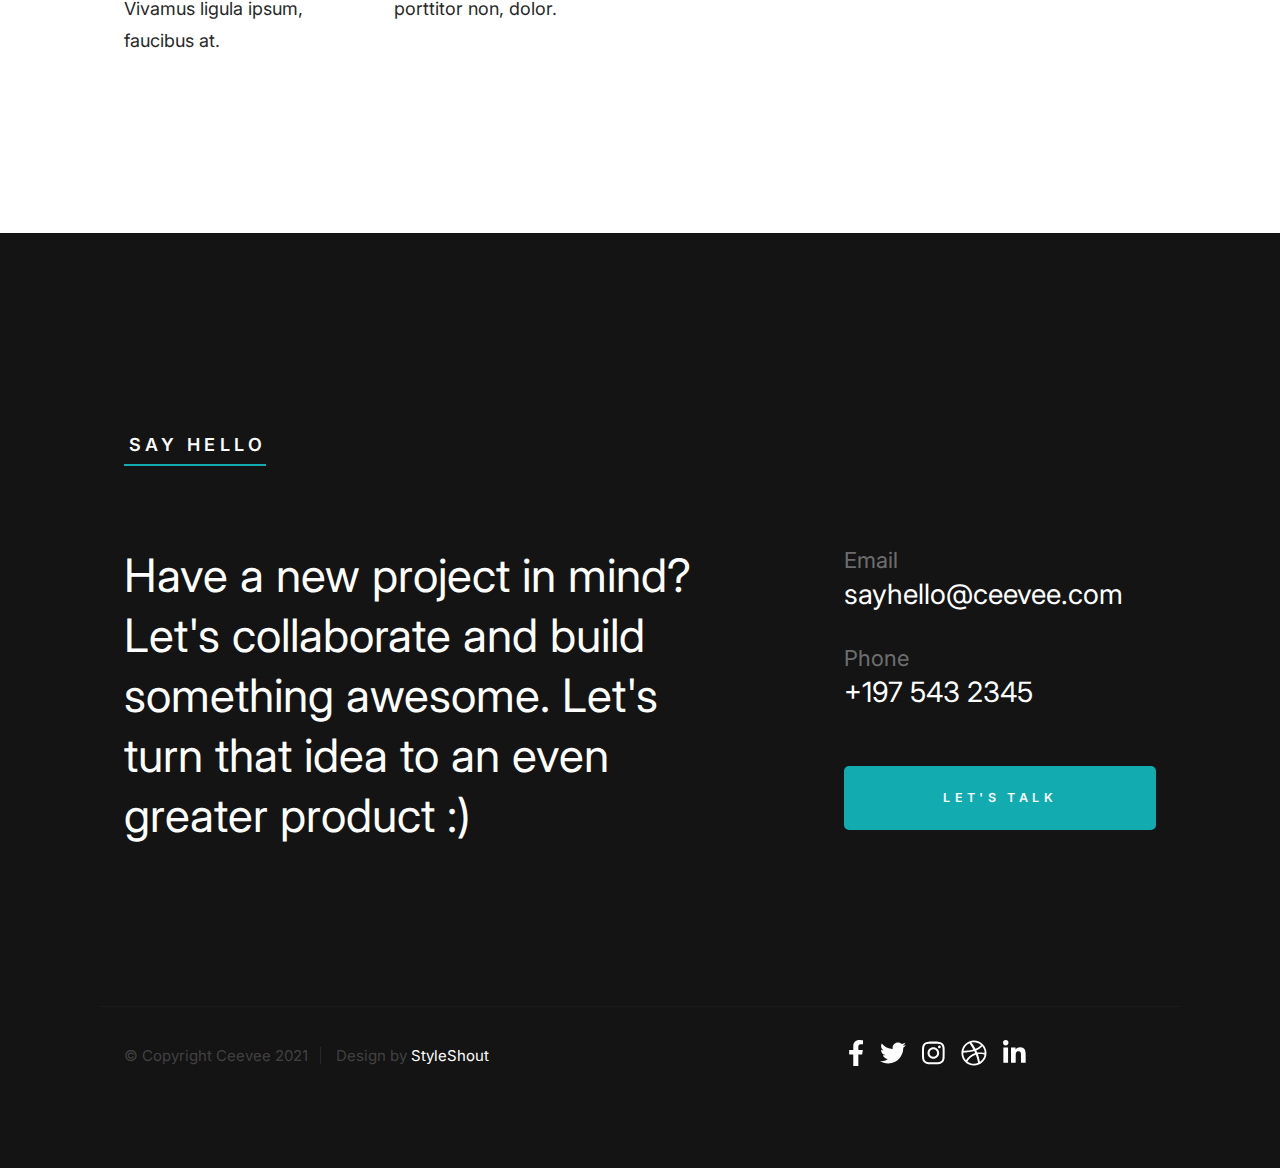
<file: CeeveProfile/styles.html>
<!DOCTYPE html>
<html class="no-js" lang="en">
<head>

    <!--- basic page needs
    ================================================== -->
    <meta charset="utf-8">
    <title>Styles - Ceevee 2.0</title>
    <meta name="description" content="">
    <meta name="author" content="">

    <!-- mobile specific metas
    ================================================== -->
    <meta name="viewport" content="width=device-width, initial-scale=1">

    <!-- CSS
    ================================================== -->
    <link rel="stylesheet" href="css/styles.css">
    <link rel="stylesheet" href="css/vendor.css">

    <style type="text/css" media="screen">
        .s-styles { 
            background-color: white;
            padding-top: calc(4.5 * var(--space));
            padding-bottom: calc(4.5 * var(--space));
            position: relative;
        }
        .s-styles .intro h1 {
            margin-top: 0;
        }
    </style>

    <!-- script
    ================================================== -->
    <script defer src="js/vendor/fontawesome/all.min.js"></script>

    <!-- favicons
    ================================================== -->
    <link rel="apple-touch-icon" sizes="180x180" href="apple-touch-icon.png">
    <link rel="icon" type="image/png" sizes="32x32" href="favicon-32x32.png">
    <link rel="icon" type="image/png" sizes="16x16" href="favicon-16x16.png">
    <link rel="manifest" href="site.webmanifest">

</head>

<body id="top" class="ss-preload">


    <!-- preloader
    ================================================== -->
    <div id="preloader">
        <div id="loader"></div>
    </div>


    <!-- header
    ================================================== -->
    <header class="s-header">
        <div class="row s-header__nav-wrap">
            <nav class="s-header__nav">
                <ul>
                    <li class="current"><a href="index.html">Home</a></li>
                    <li><a href="index.html#about">About</a></li>
                    <li><a href="index.html#resume">Resume</a></li>
                    <li><a href="index.html#portfolio">Works</a></li>
                    <li><a href="index.html#testimonials">Testimonials</a></li>
                    <li><a href="index.html#contact">Say Hello</a></li>
                </ul>
            </nav>
        </div> <!-- end row -->
        
        <a class="s-header__menu-toggle" href="#0" title="Menu">
            <span class="s-header__menu-icon"></span>
        </a>
    </header> <!-- end s-header -->


    <!-- hero
    ================================================== -->
    <section id="hero" class="s-hero target-section">

        <div class="s-hero__bg rellax" data-rellax-speed="-7"></div>

        <div class="row s-hero__content">
            <div class="column">

                <div class="s-hero__content-about">

                    <h1>I'm Jonathan Doe.</h1>

                    <h3>
                    I'm a Manila based <span>graphic designer</span>, <span>illustrator</span> and <span>webdesigner</span> creating awesome and
                    effective visual identities for companies of all sizes around the globe. Let's <a href="#about">start scrolling</a>
                    and learn more <a href="#about">about me</a>.
                    </h3>

                    <div class="s-hero__content-social">
                        <a href="#0"><i class="fab fa-facebook-square" aria-hidden="true"></i></a>
                        <a href="#0"><i class="fab fa-twitter" aria-hidden="true"></i></a>
                        <a href="#0"><i class="fab fa-instagram" aria-hidden="true"></i></a>
                        <a href="#0"><i class="fab fa-dribbble" aria-hidden="true"></i></a>
                        <a href="#0"><i class="fab fa-behance" aria-hidden="true"></i></a>
                        <a href="#0"><i class="fab fa-linkedin" aria-hidden="true"></i></a>
                    </div>

                </div> <!-- end s-hero__content-about -->

            </div>
        </div> <!-- s-hero__content -->

        <div class="s-hero__scroll">
            <a href="#styles" class="s-hero__scroll-link smoothscroll">
                <span class="scroll-arrow">
                    <svg xmlns="http://www.w3.org/2000/svg" width="24" height="24" viewBox="0 0 24 24" style="fill:rgba(0, 0, 0, 1);transform:;-ms-filter:"><path d="M18.707 12.707L17.293 11.293 13 15.586 13 6 11 6 11 15.586 6.707 11.293 5.293 12.707 12 19.414z"></path></svg>
                </span>
                <span class="scroll-text">Scroll Down</span>
            </a>
        </div> <!-- s-hero__scroll -->

    </section> <!-- end s-hero -->


    <!-- s-styles
    ================================================== -->
    <section id="styles" class="s-styles">

        <div class="row">

            <div class="column large-12 intro">

                <h1>Style Guide.</h1>

                <p class="lead">Lorem ipsum Officia elit ad tempor dolore est ex incididunt incididunt occaecat culpa deserunt 
                sunt labore in cillum ullamco magna in Excepteur consequat in reprehenderit proident mollit incididunt officia commodo.
                Duis ea officia sed dolor pariatur enim dolore dolore quis incididunt nulla exercitation commodo veniam et ea incididunt.
                </p>

                <hr class="fancy">
            </div>

        </div> <!-- end row -->

        <div class="row">

            <div class="column large-6 tab-12">

                <h3>Paragraph and Image</h3>

                <p><a href="#"><img width="120" height="120" class="h-pull-left" alt="sample-image" src="images/sample-image.jpg"></a>
                Lorem ipsum dolor sit amet, consectetuer adipiscing elit. Donec libero. Suspendisse bibendum.Cras id urna. Morbi 
                tincidunt, orci ac convallis aliquam, lectus turpis varius lorem, eu posuere nunc justo tempus leo. Donec mattis, 
                purus nec placerat bibendum, dui pede condimentum odio, ac blandit ante orci ut diam. Cras fringilla magna. 
                Phasellus suscipit, leo a pharetra condimentum, lorem tellus eleifend magna, eget fringilla velit magna id 
                neque posuere nunc justo tempus leo. </p>

                <p>
                Lorem ipsum dolor sit amet, consectetuer adipiscing elit. Donec libero. Suspendisse bibendum. Cras id urna. 
                Morbi tincidunt, orci ac convallis aliquam, lectus turpis varius lorem, eu posuere nunc justo tempus leo. 
                Donec mattis, purus nec placerat bibendum, dui pede condimentumodio, ac blandit ante orci ut diam.	
                </p>

                <p>A <a href="#">link</a>,
                <abbr title="this really isn't a very good description">abbrebation</abbr>,
                <strong>strong text</strong>,
                <em>em text</em>,
                <del>deleted text</del>, and
                <mark>this is a mark text.</mark>
                <code>.code</code>
                </p>

            </div>

            <div class="column large-6 tab-12">

                <h3>Drop Caps</h3>

                <p class="drop-cap">Far far away, behind the word mountains, far from the countries Vokalia and Consonantia,
                there live the blind texts. Separated they live in Bookmarksgrove right at the coast of the
                Semantics, a large language ocean. A small river named Duden flows by their place and supplies it with the 
                necessary regelialia. Morbi tincidunt, orci ac convallis aliquam, lectus turpis varius lorem, 
                euposuere nunc justo tempus leo. Donec mattis, purus nec placerat bibendum, dui pede condimentum odio, 
                ac blandit ante orci ut diam. Cras fringilla magna. Phasellus suscipit, leo a pharetra condimentum, 
                lorem tellus eleifend magna, eget fringilla velit magna id neque.
                </p>

                <h3>Small Print</h3>

                <p><small>Lorem ipsum dolor sit amet, consectetuer adipiscing elit. Donec libero.</small></p>

            </div>

        </div> <!-- end row -->

        <div class="row">

            <div class="column large-6 tab-12">

                <h3 class="h-add-bottom">Pull Quotes</h3>

                <p>
                Perspiciatis nemo unde et nobis modi consequatur officia amet. Ut enim 
                tenetur provident maiores. Perspiciatis asperiores incidunt sequi 
                quisquam. Enim aut. 
                </p>

                <figure class="pull-quote">
                    <blockquote>
                        <p>
                        When you look in the eyes of grace, when you meet grace, 
                        when you embrace grace, when you see the nail prints in 
                        grace’s hands and the fire in his eyes, when you feel his 
                        relentless love for you - it will not motivate you to sin. 
                        It will motivate you to righteousness.
                        </p>

                        <footer>
                            <cite>Judah Smith</cite>
                        </footer>
                    </blockquote>
                </figure>

            </div>

            <div class="column large-6 tab-12">

                <h3 class="h-add-bottom">Block Quotes</h3>

                <blockquote cite="http://where-i-got-my-info-from.com">
                    <p>
                    For God so loved the world, that he gave his only Son, that whoever believes in 
                    him should not perish but have eternal life. For God did not send his Son into 
                    the world to condemn the world, but in order that the world might be 
                    saved through him.
                    </p>

                    <footer>
                        <cite>
                            <a href="#0">John 3:16-17 ESV</a>
                        </cite>
                    </footer>

                </blockquote>

                <blockquote>
                    <p>There is a God-shaped vacuum in the heart of each man which cannot be satisfied 
                    by any created thing but only by God the Creator.</p>

                    <footer>
                        <cite>Blaise Pascal</cite>
                    </footer>

                </blockquote>

            </div>

        </div> <!-- end row -->

        <div class="row h-add-half-bottom">

            <div class="column large-6 tab-12">

                <h3>Example Lists</h3>

                <ol>
                    <li>Here is an example</li>
                    <li>of an ordered list.</li>
                    <li>A parent list item.
                        <ul>
                            <li>one</li>
                            <li>two</li>
                            <li>three</li>
                        </ul>
                        </li>
                        <li>A list item.</li>
                    </ol>

                <ul class="disc">
                    <li>Here is an example</li>
                    <li>of an unordered list.</li>
                </ul>

                <h3>Definition Lists</h3>

                <h5>a) Multi-line Definitions (default) </h5>

                <dl class="dictionary-style">
                    <dt><strong>This is a term</strong></dt>
                        <dd>this is the definition of that term, which both live in a <code>dl</code>.</dd>
                    <dt><strong>Another Term</strong></dt>
                        <dd>And it gets a definition too, which is this line</dd>
                        <dd>This is a 2<sup>nd</sup> definition for a single term. A <code>dt</code> may be followed by multiple <code>dd</code>s.</dd>
                </dl>

                <h3 class="h-add-bottom">Skill Bars</h3>

                <ul class="skill-bars-fat">
                    <li>
                    <div class="progress percent85"></div>
                    <strong>HTML</strong>
                    </li>
                    <li>
                    <div class="progress percent85"></div>
                    <strong>CSS</strong>
                    </li>
                    <li>
                    <div class="progress percent65"></div>
                    <strong>Javascript</strong>
                    </li>
                    <li>
                    <div class="progress percent90"></div>
                    <strong>Figma</strong>
                    </li>
                    <li>
                    <div class="progress percent75"></div>
                    <strong>Illustrator</strong>
                    </li>
                    <li>
                    <div class="progress percent60"></div>
                    <strong>Photoshop</strong>
                    </li>
                </ul>

            </div>

            <div class="column large-6 tab-12">

                <h3 class="h-add-bottom">Buttons</h3>

                <p>
                    <a class="btn btn--primary h-full-width" href="#0">Primary Button</a>
                    <a class="btn h-full-width" href="#0">Default Button</a>
                    <a class="btn btn--stroke h-full-width" href="#0">Stroke Button</a>
                </p>

                <h3>Stats Tabs</h3>

                <ul class="stats-tabs">
                    <li><a href="#0">1,234 <em>Peter</em></a></li>
                    <li><a href="#0">567 <em>James</em></a></li>
                    <li><a href="#0">23,456 <em>John</em></a></li>
                    <li><a href="#0">3,456 <em>Andrew</em></a></li>
                    <li><a href="#0">456 <em>Philip</em></a></li>
                    <li><a href="#0">26 <em>Matthew</em></a></li>
                </ul>

                <h3 class="h-add-bottom">Code</h3>

<pre><code class="language-css">
    code {
    font-size: 1.4rem;
    margin: 0 .2rem;
    padding: .2rem .6rem;
    white-space: nowrap;
    background: #F1F1F1;
    border: 1px solid #E1E1E1;	
    border-radius: 3px;
    }
</code></pre>

            </div>

        </div> <!-- end row -->

        <div class="row h-add-half-bottom">

            <div class="column large-6 tab-12">
                    
                <h1>H1 Heading</h1>
                <p>Doloremque dolor voluptas est sequi omnis. Pariatur ut aut. Sed enim tempora qui veniam qui cum vel. 
                Voluptas odit at vitae minima. In assumenda ut. Voluptatem totam impedit accusantium reiciendis excepturi aut qui accusamus praesentium.</p>

                <h2>H2 Heading</h2>
                <p>Doloremque dolor voluptas est sequi omnis. Pariatur ut aut. Sed enim tempora qui veniam qui cum vel. 
                Voluptas odit at vitae minima. In assumenda ut. Voluptatem totam impedit accusantium reiciendis excepturi aut qui accusamus praesentium.</p>

                <h3>H3 Heading</h3>
                <p>Doloremque dolor voluptas est sequi omnis. Pariatur ut aut. Sed enim tempora qui veniam qui cum vel. 
                Voluptas odit at vitae minima. In assumenda ut. Voluptatem totam impedit accusantium reiciendis excepturi aut qui accusamus praesentium.</p>

                
            </div>

            <div class="column large-6 tab-12">
                <h4>H4 Heading</h4>
                <p>Doloremque dolor voluptas est sequi omnis. Pariatur ut aut. Sed enim tempora qui veniam qui cum vel. 
                Voluptas odit at vitae minima. In assumenda ut. Voluptatem totam impedit accusantium reiciendis excepturi aut qui accusamus praesentium.</p>

                <h5>H5 Heading</h5>
                <p>Doloremque dolor voluptas est sequi omnis. Pariatur ut aut. Sed enim tempora qui veniam qui cum vel. 
                Voluptas odit at vitae minima. In assumenda ut. Voluptatem totam impedit accusantium reiciendis excepturi aut qui accusamus praesentium.</p>

                <h6>H6 Heading</h6>
                <p>Doloremque dolor voluptas est sequi omnis. Pariatur ut aut. Sed enim tempora qui veniam qui cum vel. 
                Voluptas odit at vitae minima. In assumenda ut. Voluptatem totam impedit accusantium reiciendis excepturi aut qui accusamus praesentium.</p>
    
                
            </div>

        </div> <!-- end row -->

        <div class="row h-add-half-bottom">

            <div class="column large-6 tab-12">

                <h3 class="h-add-bottom">Responsive Image</h3>

                <figure>
                    <img src="images/wheel-500.jpg" 
                    srcset="images/wheel-1000.jpg 1000w, 
                    images/wheel-500.jpg 500w" 
                    sizes="(max-width: 1000px) 100vw, 1000px" alt="">

                    <figcaption>
                        Here is some random picture.
                    </figcaption>
                </figure>

            </div>

            <div class="column large-6 tab-12">

                <h3 class="h-add-bottom">Responsive video</h3>

                <div class="video-container">
                <iframe title="vimeo-player" src="https://player.vimeo.com/video/14592941" width="640" height="360" frameborder="0" allowfullscreen></iframe>                
                </div>

            </div>
            
        </div> <!-- end row -->

        <div class="row h-add-bottom">

            <div class="column large-12">

                <h3>Tables</h3>
                <p>Be sure to use properly formed table markup with <code>&lt;thead&gt;</code> and <code>&lt;tbody&gt;</code> when building a <code>table</code>.</p>

                <div class="table-responsive">

                    <table>
                            <thead>
                            <tr>
                                <th>Name</th>
                                <th>Age</th>
                                <th>Sex</th>
                                <th>Location</th>
                            </tr>
                            </thead>
                            <tbody>
                            <tr>
                                <td>William J. Seymour</td>
                                <td>34</td>
                                <td>Male</td>
                                <td>Azusa Street</td>
                            </tr>
                            <tr>
                                <td>Jennie Evans Moore</td>
                                <td>30</td>
                                <td>Female</td>
                                <td>Azusa Street</td>
                            </tr>
                            </tbody>
                    </table>

                </div>

            </div>
            
        </div> <!-- end row -->

        <div class="row">

            <div class="column large-12">
                <h3>Pagination</h3>

                <nav class="pgn">
                    <ul>
                        <li>
                            <a class="pgn__prev" href="#0">
                                <svg xmlns="http://www.w3.org/2000/svg" width="24" height="24" viewBox="0 0 24 24"><path d="M12.707 17.293L8.414 13H18v-2H8.414l4.293-4.293-1.414-1.414L4.586 12l6.707 6.707z"/></svg>
                            </a>
                        </li>
                        <li><a class="pgn__num" href="#0">1</a></li>
                        <li><span class="pgn__num current">2</span></li>
                        <li><a class="pgn__num" href="#0">3</a></li>
                        <li><a class="pgn__num" href="#0">4</a></li>
                        <li><a class="pgn__num" href="#0">5</a></li>
                        <li><span class="pgn__num dots">…</span></li>
                        <li><a class="pgn__num" href="#0">8</a></li>
                        <li>
                            <a class="pgn__next" href="#0">
                                <svg xmlns="http://www.w3.org/2000/svg" width="24" height="24" viewBox="0 0 24 24"><path d="M11.293 17.293l1.414 1.414L19.414 12l-6.707-6.707-1.414 1.414L15.586 11H6v2h9.586z"/></svg>
                            </a>
                        </li>
                    </ul>
                </nav>
            </div>

        </div> <!-- end row -->


        <div class="row">

            <div class="column large-6 tab-12">

                <h3 class="h-add-bottom">Form Styles</h3>

                <form>
                    <div>
                        <label for="sampleInput">Your email</label>
                        <input class="h-full-width" type="email" placeholder="test@mailbox.com" id="sampleInput">
                    </div>
                    <div>
                        <label for="sampleRecipientInput">Reason for contacting</label>
                        <div class="ss-custom-select">
                            <select class="h-full-width" id="sampleRecipientInput">
                                <option value="Option 1">Questions</option>
                                <option value="Option 2">Report</option>
                                <option value="Option 3">Others</option>
                            </select>
                        </div>
                    </div>
                    
                    <label for="exampleMessage">Message</label>
                    <textarea class="h-full-width" placeholder="Your message" id="exampleMessage"></textarea>

                    <label class="h-add-bottom">
                        <input type="checkbox">
                        <span class="label-text">Send a copy to yourself</span>
                    </label>
                
                    <input class="btn--primary h-full-width" type="submit" value="Submit">
                </form>

            </div>

            <div class="column large-6 tab-12">

                <h3>Alert Boxes</h3>

                <br>
                
                <div class="alert-box alert-box--error">
                    <p>Error Message. Your Message Goes Here.</p>
                    <span class="alert-box__close"></span>
                </div><!-- end error -->
                        
                <div class="alert-box alert-box--success">
                    <p>Success Message. Your Message Goes Here.</p>
                    <span class="alert-box__close"></span>
                </div><!-- end success -->
                        
                <div class="alert-box alert-box--info">
                    <p>Info Message. Your Message Goes Here.</p>
                    <span class="alert-box__close"></span>
                </div><!-- end info -->
                        
                <div class="alert-box alert-box--notice">
                    <p>Notice Message. Your Message Goes Here.</p>
                    <span class="alert-box__close"></span>
                </div><!-- end notice -->
            
            </div>

        </div> <!-- end row -->

        <div class="row">

            <div class="large-12 column">
               <h3 class="h-add-bottom">Grid Columns Samples</h3>
            </div>
   
        </div> <!-- Row End-->


        <div class="row">
   
            <div class="large-4 mob-12 column">
                <p>
                Cras aliquet. Integer faucibus, eros ac molestie placerat, enim tellus varius lacus,
                nec dictum nunc tortor id urna. Suspendisse dapibus ullamcorper pede. Vivamus ligula ipsum,
                faucibus at, tincidunt eget, porttitor non, dolor. 
                </p>
             </div>
   
            <div class="large-4 mob-12 column">
                <p>
                Cras aliquet. Integer faucibus, eros ac molestie placerat, enim tellus varius lacus,
                nec dictum nunc tortor id urna. Suspendisse dapibus ullamcorper pede. Vivamus ligula ipsum,
                faucibus at, tincidunt eget, porttitor non, dolor. 
                </p>
            </div>
   
            <div class="large-4 mob-12 column">
                <p>
                Cras aliquet. Integer faucibus, eros ac molestie placerat, enim tellus varius lacus,
                nec dictum nunc tortor id urna. Suspendisse dapibus ullamcorper pede. Vivamus ligula ipsum,
                faucibus at, tincidunt eget, porttitor non, dolor. 
                </p>
            </div>
   
        </div>
   
        <div class="row">
   
            <div class="large-3 tab-6 mob-12 column">
                <p>
                Cras aliquet. Integer faucibus, eros ac molestie placerat, enim tellus varius lacus,
                nec dictum nunc tortor id urna. Suspendisse dapibus ullamcorper pede. Vivamus ligula ipsum,
                faucibus at, tincidunt eget, porttitor non, dolor. 
                </p>
            </div>
   
            <div class="large-3 tab-6 mob-12 column">
                <p>
                Cras aliquet. Integer faucibus, eros ac molestie placerat, enim tellus varius lacus,
                nec dictum nunc tortor id urna. Suspendisse dapibus ullamcorper pede. Vivamus ligula ipsum,
                faucibus at, tincidunt eget, porttitor non, dolor. 
                </p>
            </div>
   
            <div class="large-3 tab-6 mob-12 column">
                <p>
                Cras aliquet. Integer faucibus, eros ac molestie placerat, enim tellus varius lacus,
                nec dictum nunc tortor id urna. Suspendisse dapibus ullamcorper pede. Vivamus ligula ipsum,
                faucibus at, tincidunt eget, porttitor non, dolor. 
                </p>
            </div>
   
            <div class="large-3 tab-6 mob-12 column">
                <p>
                Cras aliquet. Integer faucibus, eros ac molestie placerat, enim tellus varius lacus,
                nec dictum nunc tortor id urna. Suspendisse dapibus ullamcorper pede. Vivamus ligula ipsum,
                faucibus at, tincidunt eget, porttitor non, dolor. 
                </p>
            </div>
   
        </div>
   
        <div class="row">
   
            <div class="large-6 mob-12 column">
                <p>
                Cras aliquet. Integer faucibus, eros ac molestie placerat, enim tellus varius lacus,
                nec dictum nunc tortor id urna. Suspendisse dapibus ullamcorper pede. Vivamus ligula ipsum,
                faucibus at, tincidunt eget, porttitor non, dolor. 
                </p>
            </div>
   
            <div class="large-6 mob-12 column">
                <p>
                Cras aliquet. Integer faucibus, eros ac molestie placerat, enim tellus varius lacus,
                nec dictum nunc tortor id urna. Suspendisse dapibus ullamcorper pede. Vivamus ligula ipsum,
                faucibus at, tincidunt eget, porttitor non, dolor. 
                </p>
            </div>
   
        </div>
   
        <div class="row">
   
            <div class="large-8 tab-7 mob-12 column">
                <p>
                Cras aliquet. Integer faucibus, eros ac molestie placerat, enim tellus varius lacus,
                nec dictum nunc tortor id urna. Suspendisse dapibus ullamcorper pede. Vivamus ligula ipsum,
                faucibus at, tincidunt eget, porttitor non, dolor. Integer faucibus, eros ac molestie placerat, enim tellus varius lacus,
                nec dictum nunc tortor id urna. Suspendisse dapibus ullamcorper pede. Vivamus ligula ipsum,
                faucibus at, tincidunt eget, porttitor non, dolor.
                </p>
            </div>
   
            <div class="large-4 tab-5 mob-12 column">
                <p>
                Cras aliquet. Integer faucibus, eros ac molestie placerat, enim tellus varius lacus,
                nec dictum nunc tortor id urna. Suspendisse dapibus ullamcorper pede. Vivamus ligula ipsum,
                faucibus at, tincidunt eget, porttitor non, dolor. 
                </p>
            </div>
   
         </div>
   
         <div class="row">
   
            <div class="large-3 tab-5 mob-12 column">
                <p>
                Cras aliquet. Integer faucibus, eros ac molestie placerat, enim tellus varius lacus,
                nec dictum nunc tortor id urna. Suspendisse dapibus ullamcorper pede. Vivamus ligula ipsum,
                faucibus at. 
                </p>
             </div>
   
            <div class="large-9 tab-7 mob-12 column">
                <p>
                Cras aliquet. Integer faucibus, eros ac molestie placerat, enim tellus varius lacus,
                nec dictum nunc tortor id urna. Suspendisse dapibus ullamcorper pede. Vivamus ligula ipsum,
                faucibus at, tincidunt eget, porttitor non, dolor.Integer faucibus, eros ac molestie placerat, enim tellus varius lacus,
                nec dictum nunc tortor id urna. Suspendisse dapibus ullamcorper pede. Vivamus ligula ipsum,
                faucibus at, tincidunt eget, porttitor non, dolor. Integer faucibus, eros ac molestie placerat, enim tellus varius lacus,
                nec dictum nunc tortor id urna. Suspendisse dapibus ullamcorper pede. Vivamus ligula ipsum,
                faucibus at, tincidunt eget, porttitor non, dolor.
                </p>
             </div>
   
         </div> 

    </section> <!-- end s-styles -->


    <!-- contact
    ================================================== -->
    <section id="contact" class="s-contact target-section">

        <div class="row s-contact__header">
            <div class="column large-12">
                <h3 class="section-header-allcaps">Say Hello</h3>
            </div>
        </div>

        <div class="row s-contact__content">

            <div class="column large-7 medium-12">

                <h4 class="huge-text">
                Have a new project in mind? Let's collaborate and build something awesome. 
                Let's turn that idea to an even greater product :)
                </h4>

            </div>

            <div class="column large-4 medium-12">

                <div class="row contact-infos">
                    <div class="column large-12 medium-6 tab-12">
                        <div class="contact-block">
                            <h5 class="contact-block__header">
                                Email
                            </h5>
                            <p class="contact-block__content">
                                <a class="mailtoui" href="mailto:sayhello@ceevee.com">sayhello@ceevee.com</a>
                            </p>
                        </div> <!-- end contact-block -->
                    </div>
                    <div class="column large-12 medium-6 tab-12">
                        <div class="contact-block">
                            <h5 class="contact-block__header">
                                Phone
                            </h5>
                            <p class="contact-block__content">
                                <a href="tel:+1975432345">+197 543 2345</a>
                            </p>
                        </div> <!-- end contact-block -->
                    </div>

                    <div class="column large-12">
                        <a href="mailto:sayhello@ceevee.com" class="mailtoui btn btn--primary h-full-width">Let's Talk</a>
                    </div>
                </div> <!-- end contact-infos -->

            </div>
        </div> <!-- s-contact__content -->

    </section> <!-- end s-contact -->
    

    <!-- footer
    ================================================== -->
    <footer class="s-footer">
        <div class="row">
            <div class="column large-4 medium-6 w-1000-stack s-footer__social-block">
                <ul class="s-footer__social">
                    <li><a href="#0"><i class="fab fa-facebook-f" aria-hidden="true"></i></a></li>
                    <li><a href="#0"><i class="fab fa-twitter" aria-hidden="true"></i></a></li>
                    <li><a href="#0"><i class="fab fa-instagram" aria-hidden="true"></i></a></li>
                    <li><a href="#0"><i class="fab fa-dribbble" aria-hidden="true"></i></a></li>
                    <li><a href="#0"><i class="fab fa-linkedin-in" aria-hidden="true"></i></a></li>
                </ul>
            </div>

            <div class="column large-7 medium-6 w-1000-stack ss-copyright">
                <span>© Copyright Ceevee 2021</span> 
                <span>Design by <a href="https://www.styleshout.com/">StyleShout</a></span>
            </div>
        </div>

        <div class="ss-go-top">
            <a class="smoothscroll" title="Back to Top" href="#top">
                <svg xmlns="http://www.w3.org/2000/svg" viewBox="0 0 24 24"><path d="M6 4h12v2H6zm5 10v6h2v-6h5l-6-6-6 6z"/></svg>
             </a>
        </div> <!-- end ss-go-top -->
    </footer>


    <!-- Java Script
    ================================================== -->
    <script src="js/plugins.js"></script>
    <script src="js/main.js"></script>

</body>

</html>
</file>
<file: CeeveProfile/css/styles.css>
/* =================================================================== 
 * Ceevee Main Stylesheet
 * Template Ver. 2.0.0
 * 01-03-2021
 * ------------------------------------------------------------------
 *
 * TOC:
 * # settings and variables
 *      ## fonts
 *      ## colors
 *      ## vertical spacing and typescale
 *      ## grid variables
 * # normalize
 * # basic/base setup styles
 *      ## media
 *      ## typography resets
 *      ## links
 *      ## inputs
 * # Grid v3.0.0
 *      ## medium screen devices
 *      ## tablets
 *      ## mobile devices
 *      ## small mobile devices <= 400px
 * # block grids
 *      ## block grids - medium screen devices
 *      ## block grids - tablets
 *      ## block grids - mobile devices
 *      ## block grids - small mobile devices <= 400px
 * # MISC 
 * # custom grid, block grid STACK breakpoints
 * # base style overrides 
 *      ## links
 * # typography & general theme styles
 *      ## Lists
 *      ## responsive video container
 *      ## floated image
 *      ## tables
 *      ## spacing
 * # preloader
 *      ## page loaded
 * # forms 
 *      ## Style Placeholder Text
 * # buttons 
 * # additional components
 *      ## skillbars
 *      ## alert box
 *      ## pagination 
 * # common and reusable styles
 *      ## animation stuff 
 *      ## MailtoUI style overrides
 * # site header
 *      ## header nav
 *      ## mobile menu toggle 
 * # hero
 *      ## hero content
 *      ## hero social
 *      ## hero scrolldown
 *      ## animate intro content
 * # resume 
 *      ## resume block
 * # portfolio
 *      ## portfolio list
 *      ## modal popup
 * # CTA
 * # testimonials
 *      ## swiper style overrides
 *      ## testimonial slider 
 * # contact
 *      ## contact block
 * # footer
 *      ## footer social
 *      ## copyright
 *      ## go top
 *
 * ------------------------------------------------------------------ */


/* ===================================================================
 * # settings and variables
 *
 * ------------------------------------------------------------------- */

/* ------------------------------------------------------------------- 
 * ## fonts
 * ------------------------------------------------------------------- */
@import url("https://fonts.googleapis.com/css2?family=IBM+Plex+Serif:ital,wght@0,300;0,400;0,500;0,600;0,700;1,200;1,300;1,400;1,500;1,600&family=Inter:wght@300;400;500;600;700&display=swap");
:root {
    --font-1: "Inter", sans-serif;
    --font-2: "IBM Plex Serif", serif;
    /* monospace
     */
    --font-mono: Consolas, "Andale Mono", Courier, "Courier New", monospace;
}

/* ------------------------------------------------------------------- 
 * ## colors
 * ------------------------------------------------------------------- */
:root {
    /* color-1(#11ABB0)
     * color-2(#F06000)
     */
    --color-1: hsla(182, 82%, 38%, 1);
    --color-2: hsla(24, 100%, 47%, 1);

    /* theme color variations
     */
    --color-1-lighter: hsla(182, 82%, 58%, 1);
    --color-1-light  : hsla(182, 82%, 48%, 1);
    --color-1-dark   : hsla(182, 82%, 28%, 1);
    --color-1-darker : hsla(182, 82%, 18%, 1);
    --color-2-lighter: hsla(24, 100%, 67%, 1);
    --color-2-light  : hsla(24, 100%, 57%, 1);
    --color-2-dark   : hsla(24, 100%, 37%, 1);
    --color-2-darker : hsla(24, 100%, 27%, 1);

    /* feedback colors
     * color-error(#ffd1d2), color-success(#c8e675), 
     * color-info(#d7ecfb), color-notice(#fff099)
     */
    --color-error          : hsla(359, 100%, 91%, 1);
    --color-success        : hsla(76, 69%, 68%, 1);
    --color-info           : hsla(205, 82%, 91%, 1);
    --color-notice         : hsla(51, 100%, 80%, 1);
    --color-error-content  : hsla(359, 50%, 50%, 1);
    --color-success-content: hsla(76, 29%, 28%, 1);
    --color-info-content   : hsla(205, 32%, 31%, 1);
    --color-notice-content : hsla(51, 30%, 30%, 1);

    /* shades 
     * generated using 
     * Tint & Shade Generator 
     * (https://maketintsandshades.com/)
     */
    --color-black  : #000000;
    --color-gray-19: #0a0a0a;
    --color-gray-18: #141414;
    --color-gray-17: #1e1e1e;
    --color-gray-16: #282828;
    --color-gray-15: #323333;
    --color-gray-14: #3b3d3d;
    --color-gray-13: #454747;
    --color-gray-12: #4f5151;
    --color-gray-11: #595b5b;
    --color-gray-10: #636565;
    --color-gray-9 : #737474;
    --color-gray-8 : #828484;
    --color-gray-7 : #929393;
    --color-gray-6 : #a1a3a3;
    --color-gray-5 : #b1b2b2;
    --color-gray-4 : #c1c1c1;
    --color-gray-3 : #d0d1d1;
    --color-gray-2 : #e0e0e0;
    --color-gray-1 : #eff0f0;
    --color-white  : #ffffff;

    /* text
     */
    --color-text       : var(--color-gray-16);
    --color-text-dark  : var(--color-black);
    --color-text-light : var(--color-gray-7);
    --color-placeholder: var(--color-gray-7);

    /* buttons
     */
    --color-btn                   : var(--color-gray-3);
    --color-btn-text              : var(--color-black);
    --color-btn-hover             : var(--color-black);
    --color-btn-hover-text        : var(--color-white);
    --color-btn-primary           : var(--color-1);
    --color-btn-primary-text      : var(--color-white);
    --color-btn-primary-hover     : var(--color-2);
    --color-btn-primary-hover-text: var(--color-white);
    --color-btn-stroke            : var(--color-black);
    --color-btn-stroke-text       : var(--color-black);
    --color-btn-stroke-hover      : var(--color-black);
    --color-btn-stroke-hover-text : var(--color-white);

    /* others
     */
    --color-bg     : var(--color-gray-18);
    --color-border : var(--color-gray-2);
    --border-radius: 5px;
}

/* ------------------------------------------------------------------- 
 * ## vertical spacing and typescale
 * ------------------------------------------------------------------- */
:root {

    /* spacing
     * base font size: 18px 
     * vertical space unit : 32px
     */
    --base-size: 62.5%;
    --base-font-size: 1.8rem;
    --space: 3.2rem;

    /* vertical spacing 
     */
    --vspace-0_125: calc(0.125 * var(--space));
    --vspace-0_25 : calc(0.25 * var(--space));
    --vspace-0_5  : calc(0.5 * var(--space));
    --vspace-0_75 : calc(0.75 * var(--space));
    --vspace-0_875: calc(0.875 * var(--space));
    --vspace-1    : calc(var(--space));
    --vspace-1_25 : calc(1.25 * var(--space));
    --vspace-1_5  : calc(1.5 * var(--space));
    --vspace-1_75 : calc(1.75 * var(--space));
    --vspace-2    : calc(2 * var(--space));
    --vspace-2_5  : calc(2.5 * var(--space));
    --vspace-3    : calc(3 * var(--space));
    --vspace-3_5  : calc(3.5 * var(--space));
    --vspace-4    : calc(4 * var(--space));
    --vspace-4_5  : calc(4.5 * var(--space));
    --vspace-5    : calc(5 * var(--space));

    /* type scale
     * ratio 1:2 | base: 18px
     * -------------------------------------------------------
     *
     * --text-display-3 = (77.40px)
     * --text-display-2 = (64.50px)
     * --text-display-1 = (53.75px)
     * --text-xxxl      = (44.79px)
     * --text-xxl       = (37.32px)
     * --text-xl        = (31.10px)
     * --text-lg        = (25.92px)
     * --text-md        = (21.60px)
     * --text-size      = (18.00px) BASE
     * --text-sm        = (15.00px)
     * --text-xs        = (12.50px)
     *
     * -------------------------------------------------------
     */
    --text-scale-ratio: 1.2;
    --text-size       : var(--base-font-size);
    --text-xs         : calc((var(--text-size) / var(--text-scale-ratio)) / var(--text-scale-ratio));
    --text-sm         : calc(var(--text-xs) * var(--text-scale-ratio));
    --text-md         : calc(var(--text-sm) * var(--text-scale-ratio) * var(--text-scale-ratio));
    --text-lg         : calc(var(--text-md) * var(--text-scale-ratio));
    --text-xl         : calc(var(--text-lg) * var(--text-scale-ratio));
    --text-xxl        : calc(var(--text-xl) * var(--text-scale-ratio));
    --text-xxxl       : calc(var(--text-xxl) * var(--text-scale-ratio));
    --text-display-1  : calc(var(--text-xxxl) * var(--text-scale-ratio));
    --text-display-2  : calc(var(--text-display-1) * var(--text-scale-ratio));
    --text-display-3  : calc(var(--text-display-2) * var(--text-scale-ratio));

    /* default button height
     */
    --vspace-btn: var(--vspace-2);
}

/* on mobile devices below 600px
 */
@media screen and (max-width: 600px) {
    :root {
        --base-font-size: 1.6rem;
        --space: 2.8rem;
    }
}

/* ------------------------------------------------------------------- 
 * ## grid variables
 * ------------------------------------------------------------------- */
:root {

    /* widths for rows and containers
     */
    --width-full    : 100%;
    --width-max     : 1080px;
    --width-wide    : 1400px;
    --width-wider   : 1600px;
    --width-widest  : 1800px;
    --width-narrow  : 800px;
    --width-narrower: 600px;
    --width-grid-max: var(--width-max);

    /* gutters
     */
    --gutter-lg : 2.4rem;
    --gutter-md : 2rem;
    --gutter-mob: 1rem;
}


/* ==========================================================================
 * # normalize
 * normalize.css v8.0.1 | MIT License |
 * github.com/necolas/normalize.css
 *
 * -------------------------------------------------------------------------- */

/* ------------------------------------------------------------------- 
 * ## document
 * ------------------------------------------------------------------- */

/* 1. Correct the line height in all browsers.
 * 2. Prevent adjustments of font size after orientation changes in iOS.*/

html {
    line-height: 1.15;
    /* 1 */
    -webkit-text-size-adjust: 100%;
    /* 2 */
}

/* ------------------------------------------------------------------- 
 * ## sections
 * ------------------------------------------------------------------- */

/* Remove the margin in all browsers. */

body {
    margin: 0;
}

/* Render the `main` element consistently in IE. */

main {
    display: block;
}

/* Correct the font size and margin on `h1` elements within `section` and
 * `article` contexts in Chrome, Firefox, and Safari. */

h1 {
    font-size: 2em;
    margin: 0.67em 0;
}

/* ------------------------------------------------------------------- 
 * ## grouping
 * ------------------------------------------------------------------- */

/* 1. Add the correct box sizing in Firefox.
 * 2. Show the overflow in Edge and IE. */

hr {
    -webkit-box-sizing: content-box;
    box-sizing: content-box;
    /* 1 */
    height: 0;
    /* 1 */
    overflow: visible;
    /* 2 */
}

/* 1. Correct the inheritance and scaling of font size in all browsers.
 * 2. Correct the odd `em` font sizing in all browsers. */

pre {
    font-family: monospace, monospace;
    /* 1 */
    font-size: 1em;
    /* 2 */
}

/* ------------------------------------------------------------------- 
 * ## text-level semantics
 * ------------------------------------------------------------------- */

/* Remove the gray background on active links in IE 10. */

a {
    background-color: transparent;
}

/* 1. Remove the bottom border in Chrome 57-
 * 2. Add the correct text decoration in Chrome, Edge, IE, Opera, and Safari. */

abbr[title] {
    border-bottom: none;
    /* 1 */
    text-decoration: underline;
    /* 2 */
    -webkit-text-decoration: underline dotted;
    text-decoration: underline dotted;
    /* 2 */
}

/* Add the correct font weight in Chrome, Edge, and Safari. */

b, strong {
    font-weight: bolder;
}

/* 1. Correct the inheritance and scaling of font size in all browsers.
 * 2. Correct the odd `em` font sizing in all browsers. */

code, kbd, samp {
    font-family: monospace, monospace;
    /* 1 */
    font-size: 1em;
    /* 2 */
}

/* Add the correct font size in all browsers. */

small {
    font-size: 80%;
}

/* Prevent `sub` and `sup` elements from affecting the line height in
 * all browsers. */

sub, sup {
    font-size: 75%;
    line-height: 0;
    position: relative;
    vertical-align: baseline;
}

sub {
    bottom: -0.25em;
}

sup {
    top: -0.5em;
}

/* ------------------------------------------------------------------- 
 * ## embedded content
 * ------------------------------------------------------------------- */

/* Remove the border on images inside links in IE 10. */

img {
    border-style: none;
}

/* ------------------------------------------------------------------- 
 * ## forms
 * ------------------------------------------------------------------- */

/* 1. Change the font styles in all browsers.
 * 2. Remove the margin in Firefox and Safari. */

button, input, optgroup, select, textarea {
    font-family: inherit;
    /* 1 */
    font-size: 100%;
    /* 1 */
    line-height: 1.15;
    /* 1 */
    margin: 0;
    /* 2 */
}

/* Show the overflow in IE.
 * 1. Show the overflow in Edge. */

button, input {
    /* 1 */
    overflow: visible;
}

/* Remove the inheritance of text transform in Edge, Firefox, and IE.
 * 1. Remove the inheritance of text transform in Firefox. */

button, select {
    /* 1 */
    text-transform: none;
}

/* Correct the inability to style clickable types in iOS and Safari. */

button, [type="button"], [type="reset"], [type="submit"] {
    -webkit-appearance: button;
}

/* Remove the inner border and padding in Firefox. */

button::-moz-focus-inner, [type="button"]::-moz-focus-inner, [type="reset"]::-moz-focus-inner, [type="submit"]::-moz-focus-inner {
    border-style: none;
    padding: 0;
}

/* Restore the focus styles unset by the previous rule. */

button:-moz-focusring, [type="button"]:-moz-focusring, [type="reset"]:-moz-focusring, [type="submit"]:-moz-focusring {
    outline: 1px dotted ButtonText;
}

/* Correct the padding in Firefox. */

fieldset {
    padding: 0.35em 0.75em 0.625em;
}

/* 1. Correct the text wrapping in Edge and IE.
 * 2. Correct the color inheritance from `fieldset` elements in IE.
 * 3. Remove the padding so developers are not caught out when they zero out
 *    `fieldset` elements in all browsers. */

legend {
    -webkit-box-sizing: border-box;
    box-sizing: border-box;
    /* 1 */
    color: inherit;
    /* 2 */
    display: table;
    /* 1 */
    max-width: 100%;
    /* 1 */
    padding: 0;
    /* 3 */
    white-space: normal;
    /* 1 */
}

/* Add the correct vertical alignment in Chrome, Firefox, and Opera. */

progress {
    vertical-align: baseline;
}

/* Remove the default vertical scrollbar in IE 10+. */

textarea {
    overflow: auto;
}

/* 1. Add the correct box sizing in IE 10.
 * 2. Remove the padding in IE 10. */

[type="checkbox"], [type="radio"] {
    -webkit-box-sizing: border-box;
    box-sizing: border-box;
    /* 1 */
    padding: 0;
    /* 2 */
}

/* Correct the cursor style of increment and decrement buttons in Chrome. */

[type="number"]::-webkit-inner-spin-button, [type="number"]::-webkit-outer-spin-button {
    height: auto;
}

/* 1. Correct the odd appearance in Chrome and Safari.
 * 2. Correct the outline style in Safari. */

[type="search"] {
    -webkit-appearance: textfield;
    /* 1 */
    outline-offset: -2px;
    /* 2 */
}

/* Remove the inner padding in Chrome and Safari on macOS. */

[type="search"]::-webkit-search-decoration {
    -webkit-appearance: none;
}

/* 1. Correct the inability to style clickable types in iOS and Safari.
 * 2. Change font properties to `inherit` in Safari. */

::-webkit-file-upload-button {
    -webkit-appearance: button;
    /* 1 */
    font: inherit;
    /* 2 */
}

/* ------------------------------------------------------------------- 
 * ## interactive
 * ------------------------------------------------------------------- */

/* Add the correct display in Edge, IE 10+, and Firefox. */

details {
    display: block;
}

/* Add the correct display in all browsers. */

summary {
    display: list-item;
}

/* ------------------------------------------------------------------- 
 * ## misc
 * ------------------------------------------------------------------- */

/* Add the correct display in IE 10+. */

template {
    display: none;
}

/* Add the correct display in IE 10. */

[hidden] {
    display: none;
}


/* ===================================================================
 * # basic/base setup styles
 *
 * ------------------------------------------------------------------- */
html {
    font-size: 62.5%;
    -webkit-box-sizing: border-box;
    box-sizing: border-box;
}

*, *::before, *::after {
    -webkit-box-sizing: inherit;
    box-sizing: inherit;
}

body {
    font-weight: normal;
    line-height: 1;
    word-wrap: break-word;
    -moz-font-smoothing: grayscale;
    -moz-osx-font-smoothing: grayscale;
    -webkit-font-smoothing: antialiased;
    -webkit-overflow-scrolling: touch;
    -webkit-text-size-adjust: none;
}

/* ------------------------------------------------------------------- 
 * ## media
 * ------------------------------------------------------------------- */
svg, img, video embed, iframe, object {
    max-width: 100%;
    height: auto;
}

/* ------------------------------------------------------------------- 
 * ## typography resets
 * ------------------------------------------------------------------- */
div, dl, dt, dd, ul, ol, li, h1, h2, h3, h4, h5, h6, pre, form, p, blockquote, th, td {
    margin: 0;
    padding: 0;
}

p {
    font-size: inherit;
    text-rendering: optimizeLegibility;
}

em, i {
    font-style: italic;
    line-height: inherit;
}

strong, b {
    font-weight: bold;
    line-height: inherit;
}

small {
    font-size: 60%;
    line-height: inherit;
}

ol, ul {
    list-style: none;
}

li {
    display: block;
}

/* ------------------------------------------------------------------- 
 * ## links
 * ------------------------------------------------------------------- */
a {
    text-decoration: none;
    line-height: inherit;
}

a img {
    border: none;
}

/* ------------------------------------------------------------------- 
 * ## inputs
 * ------------------------------------------------------------------- */
fieldset {
    margin: 0;
    padding: 0;
}

input[type="email"], 
input[type="number"], 
input[type="search"], 
input[type="text"], 
input[type="tel"], 
input[type="url"], 
input[type="password"], textarea {
    -webkit-appearance: none;
    -moz-appearance: none;
    appearance: none;
}


/* ===================================================================
 * # Grid v3.0.0
 *
 *   -----------------------------------------------------------------
 * - Grid breakpoints are based on MAXIMUM WIDTH media queries, 
 *   meaning they apply to that one breakpoint and ALL THOSE BELOW IT.
 * - Grid columns without a specified width will automatically layout 
 *   as equal width columns.
 * ------------------------------------------------------------------- */

/* rows
 * ------------------------------------- */
.row {
    width: 92%;
    max-width: var(--width-grid-max);
    margin: 0 auto;
    display: -ms-flexbox;
    display: -webkit-box;
    display: flex;
    -ms-flex-flow: row wrap;
    -webkit-box-orient: horizontal;
    -webkit-box-direction: normal;
    flex-flow: row wrap;
}

.row .row {
    width: auto;
    max-width: none;
    margin-left: calc(var(--gutter-lg) * -1);
    margin-right: calc(var(--gutter-lg) * -1);
}

/* columns
 * -------------------------------------- */
.column {
    -ms-flex: 1 1 0%;
    -webkit-box-flex: 1;
    flex: 1 1 0%;
    padding: 0 var(--gutter-lg);
}

.collapse>.column, .column.collapse {
    padding: 0;
}

/* flex row containers utility classes
 */
.row.row-wrap {
    -ms-flex-wrap: wrap;
    flex-wrap: wrap;
}

.row.row-nowrap {
    -ms-flex-wrap: none;
    flex-wrap: nowrap;
}

.row.row-y-top {
    -ms-flex-align: start;
    -webkit-box-align: start;
    align-items: flex-start;
}

.row.row-y-bottom {
    -ms-flex-align: end;
    -webkit-box-align: end;
    align-items: flex-end;
}

.row.row-y-center {
    -ms-flex-align: center;
    -webkit-box-align: center;
    align-items: center;
}

.row.row-stretch {
    -ms-flex-align: stretch;
    -webkit-box-align: stretch;
    align-items: stretch;
}

.row.row-baseline {
    -ms-flex-align: baseline;
    -webkit-box-align: baseline;
    align-items: baseline;
}

.row.row-x-left {
    -ms-flex-pack: start;
    -webkit-box-pack: start;
    justify-content: flex-start;
}

.row.row-x-right {
    -ms-flex-pack: end;
    -webkit-box-pack: end;
    justify-content: flex-end;
}

.row.row-x-center {
    -ms-flex-pack: center;
    -webkit-box-pack: center;
    justify-content: center;
}

/* flex item utility alignment classes
 */
.align-center {
    margin: auto;
    -webkit-align-self: center;
    -ms-flex-item-align: center;
    -ms-grid-row-align: center;
    align-self: center;
}

.align-left {
    margin-right: auto;
    -webkit-align-self: center;
    -ms-flex-item-align: center;
    -ms-grid-row-align: center;
    align-self: center;
}

.align-right {
    margin-left: auto;
    -webkit-align-self: center;
    -ms-flex-item-align: center;
    -ms-grid-row-align: center;
    align-self: center;
}

.align-x-center {
    margin-right: auto;
    margin-left: auto;
}

.align-x-left {
    margin-right: auto;
}

.align-x-right {
    margin-left: auto;
}

.align-y-center {
    -webkit-align-self: center;
    -ms-flex-item-align: center;
    -ms-grid-row-align: center;
    align-self: center;
}

.align-y-top {
    -webkit-align-self: flex-start;
    -ms-flex-item-align: start;
    align-self: flex-start;
}

.align-y-bottom {
    -webkit-align-self: flex-end;
    -ms-flex-item-align: end;
    align-self: flex-end;
}

/* large screen column widths 
 */
.large-1 {
    -ms-flex: 0 0 8.33333%;
    -webkit-box-flex: 0;
    flex: 0 0 8.33333%;
    max-width: 8.33333%;
}

.large-2 {
    -ms-flex: 0 0 16.66667%;
    -webkit-box-flex: 0;
    flex: 0 0 16.66667%;
    max-width: 16.66667%;
}

.large-3 {
    -ms-flex: 0 0 25%;
    -webkit-box-flex: 0;
    flex: 0 0 25%;
    max-width: 25%;
}

.large-4 {
    -ms-flex: 0 0 33.33333%;
    -webkit-box-flex: 0;
    flex: 0 0 33.33333%;
    max-width: 33.33333%;
}

.large-5 {
    -ms-flex: 0 0 41.66667%;
    -webkit-box-flex: 0;
    flex: 0 0 41.66667%;
    max-width: 41.66667%;
}

.large-6 {
    -ms-flex: 0 0 50%;
    -webkit-box-flex: 0;
    flex: 0 0 50%;
    max-width: 50%;
}

.large-7 {
    -ms-flex: 0 0 58.33333%;
    -webkit-box-flex: 0;
    flex: 0 0 58.33333%;
    max-width: 58.33333%;
}

.large-8 {
    -ms-flex: 0 0 66.66667%;
    -webkit-box-flex: 0;
    flex: 0 0 66.66667%;
    max-width: 66.66667%;
}

.large-9 {
    -ms-flex: 0 0 75%;
    -webkit-box-flex: 0;
    flex: 0 0 75%;
    max-width: 75%;
}

.large-10 {
    -ms-flex: 0 0 83.33333%;
    -webkit-box-flex: 0;
    flex: 0 0 83.33333%;
    max-width: 83.33333%;
}

.large-11 {
    -ms-flex: 0 0 91.66667%;
    -webkit-box-flex: 0;
    flex: 0 0 91.66667%;
    max-width: 91.66667%;
}

.large-12 {
    -ms-flex: 0 0 100%;
    -webkit-box-flex: 0;
    flex: 0 0 100%;
    max-width: 100%;
}

/* ------------------------------------------------------------------- 
 * ## medium screen devices
 * ------------------------------------------------------------------- */
@media screen and (max-width: 1200px) {
    .row .row {
        margin-left: calc(var(--gutter-md) * -1);
        margin-right: calc(var(--gutter-md) * -1);
    }
    .column {
        padding: 0 var(--gutter-md);
    }
    .medium-1 {
        -ms-flex: 0 0 8.33333%;
        -webkit-box-flex: 0;
        flex: 0 0 8.33333%;
        max-width: 8.33333%;
    }
    .medium-2 {
        -ms-flex: 0 0 16.66667%;
        -webkit-box-flex: 0;
        flex: 0 0 16.66667%;
        max-width: 16.66667%;
    }
    .medium-3 {
        -ms-flex: 0 0 25%;
        -webkit-box-flex: 0;
        flex: 0 0 25%;
        max-width: 25%;
    }
    .medium-4 {
        -ms-flex: 0 0 33.33333%;
        -webkit-box-flex: 0;
        flex: 0 0 33.33333%;
        max-width: 33.33333%;
    }
    .medium-5 {
        -ms-flex: 0 0 41.66667%;
        -webkit-box-flex: 0;
        flex: 0 0 41.66667%;
        max-width: 41.66667%;
    }
    .medium-6 {
        -ms-flex: 0 0 50%;
        -webkit-box-flex: 0;
        flex: 0 0 50%;
        max-width: 50%;
    }
    .medium-7 {
        -ms-flex: 0 0 58.33333%;
        -webkit-box-flex: 0;
        flex: 0 0 58.33333%;
        max-width: 58.33333%;
    }
    .medium-8 {
        -ms-flex: 0 0 66.66667%;
        -webkit-box-flex: 0;
        flex: 0 0 66.66667%;
        max-width: 66.66667%;
    }
    .medium-9 {
        -ms-flex: 0 0 75%;
        -webkit-box-flex: 0;
        flex: 0 0 75%;
        max-width: 75%;
    }
    .medium-10 {
        -ms-flex: 0 0 83.33333%;
        -webkit-box-flex: 0;
        flex: 0 0 83.33333%;
        max-width: 83.33333%;
    }
    .medium-11 {
        -ms-flex: 0 0 91.66667%;
        -webkit-box-flex: 0;
        flex: 0 0 91.66667%;
        max-width: 91.66667%;
    }
    .medium-12 {
        -ms-flex: 0 0 100%;
        -webkit-box-flex: 0;
        flex: 0 0 100%;
        max-width: 100%;
    }
}

/* ------------------------------------------------------------------- 
 * ## tablets
 * ------------------------------------------------------------------- */
@media screen and (max-width: 800px) {
    .row {
        width: 90%;
    }
    .tab-1 {
        -ms-flex: 0 0 8.33333%;
        -webkit-box-flex: 0;
        flex: 0 0 8.33333%;
        max-width: 8.33333%;
    }
    .tab-2 {
        -ms-flex: 0 0 16.66667%;
        -webkit-box-flex: 0;
        flex: 0 0 16.66667%;
        max-width: 16.66667%;
    }
    .tab-3 {
        -ms-flex: 0 0 25%;
        -webkit-box-flex: 0;
        flex: 0 0 25%;
        max-width: 25%;
    }
    .tab-4 {
        -ms-flex: 0 0 33.33333%;
        -webkit-box-flex: 0;
        flex: 0 0 33.33333%;
        max-width: 33.33333%;
    }
    .tab-5 {
        -ms-flex: 0 0 41.66667%;
        -webkit-box-flex: 0;
        flex: 0 0 41.66667%;
        max-width: 41.66667%;
    }
    .tab-6 {
        -ms-flex: 0 0 50%;
        -webkit-box-flex: 0;
        flex: 0 0 50%;
        max-width: 50%;
    }
    .tab-7 {
        -ms-flex: 0 0 58.33333%;
        -webkit-box-flex: 0;
        flex: 0 0 58.33333%;
        max-width: 58.33333%;
    }
    .tab-8 {
        -ms-flex: 0 0 66.66667%;
        -webkit-box-flex: 0;
        flex: 0 0 66.66667%;
        max-width: 66.66667%;
    }
    .tab-9 {
        -ms-flex: 0 0 75%;
        -webkit-box-flex: 0;
        flex: 0 0 75%;
        max-width: 75%;
    }
    .tab-10 {
        -ms-flex: 0 0 83.33333%;
        -webkit-box-flex: 0;
        flex: 0 0 83.33333%;
        max-width: 83.33333%;
    }
    .tab-11 {
        -ms-flex: 0 0 91.66667%;
        -webkit-box-flex: 0;
        flex: 0 0 91.66667%;
        max-width: 91.66667%;
    }
    .tab-12 {
        -ms-flex: 0 0 100%;
        -webkit-box-flex: 0;
        flex: 0 0 100%;
        max-width: 100%;
    }
    .hide-on-tablet {
        display: none;
    }
}

/* ------------------------------------------------------------------- 
 * ## mobile devices
 * ------------------------------------------------------------------- */
@media screen and (max-width: 600px) {
    .row {
        width: 100%;
        padding-left: 6vw;
        padding-right: 6vw;
    }
    .row .row {
        margin-left: calc(var(--gutter-mob) * -1);
        margin-right: calc(var(--gutter-mob) * -1);
        padding-left: 0;
        padding-right: 0;
    }
    .column {
        padding: 0 var(--gutter-mob);
    }
    .mob-1 {
        -ms-flex: 0 0 8.33333%;
        -webkit-box-flex: 0;
        flex: 0 0 8.33333%;
        max-width: 8.33333%;
    }
    .mob-2 {
        -ms-flex: 0 0 16.66667%;
        -webkit-box-flex: 0;
        flex: 0 0 16.66667%;
        max-width: 16.66667%;
    }
    .mob-3 {
        -ms-flex: 0 0 25%;
        -webkit-box-flex: 0;
        flex: 0 0 25%;
        max-width: 25%;
    }
    .mob-4 {
        -ms-flex: 0 0 33.33333%;
        -webkit-box-flex: 0;
        flex: 0 0 33.33333%;
        max-width: 33.33333%;
    }
    .mob-5 {
        -ms-flex: 0 0 41.66667%;
        -webkit-box-flex: 0;
        flex: 0 0 41.66667%;
        max-width: 41.66667%;
    }
    .mob-6 {
        -ms-flex: 0 0 50%;
        -webkit-box-flex: 0;
        flex: 0 0 50%;
        max-width: 50%;
    }
    .mob-7 {
        -ms-flex: 0 0 58.33333%;
        -webkit-box-flex: 0;
        flex: 0 0 58.33333%;
        max-width: 58.33333%;
    }
    .mob-8 {
        -ms-flex: 0 0 66.66667%;
        -webkit-box-flex: 0;
        flex: 0 0 66.66667%;
        max-width: 66.66667%;
    }
    .mob-9 {
        -ms-flex: 0 0 75%;
        -webkit-box-flex: 0;
        flex: 0 0 75%;
        max-width: 75%;
    }
    .mob-10 {
        -ms-flex: 0 0 83.33333%;
        -webkit-box-flex: 0;
        flex: 0 0 83.33333%;
        max-width: 83.33333%;
    }
    .mob-11 {
        -ms-flex: 0 0 91.66667%;
        -webkit-box-flex: 0;
        flex: 0 0 91.66667%;
        max-width: 91.66667%;
    }
    .mob-12 {
        -ms-flex: 0 0 100%;
        -webkit-box-flex: 0;
        flex: 0 0 100%;
        max-width: 100%;
    }
    .hide-on-mobile {
        display: none;
    }
}

/* ------------------------------------------------------------------- 
 * ## small mobile devices <= 400px
 * ------------------------------------------------------------------- */
@media screen and (max-width: 400px) {
    .row .row {
        margin-left: 0;
        margin-right: 0;
    }
    .column {
        -ms-flex: 0 0 100%;
        -webkit-box-flex: 0;
        flex: 0 0 100%;
        max-width: 100%;
        margin-left: 0;
        margin-right: 0;
        padding: 0;
    }
    .hide-on-mobile-small {
        display: none;
    }
}


/* ===================================================================
 * # block grids
 *
 * -------------------------------------------------------------------
 * Equally-sized columns define at parent/row level.
 * ------------------------------------------------------------------- */
.block-large-1-8>.column {
    -ms-flex: 0 0 12.5%;
    -webkit-box-flex: 0;
    flex: 0 0 12.5%;
    max-width: 12.5%;
}

.block-large-1-6>.column {
    -ms-flex: 0 0 16.66667%;
    -webkit-box-flex: 0;
    flex: 0 0 16.66667%;
    max-width: 16.66667%;
}

.block-large-1-5>.column {
    -ms-flex: 0 0 20%;
    -webkit-box-flex: 0;
    flex: 0 0 20%;
    max-width: 20%;
}

.block-large-1-4>.column {
    -ms-flex: 0 0 25%;
    -webkit-box-flex: 0;
    flex: 0 0 25%;
    max-width: 25%;
}

.block-large-1-3>.column {
    -ms-flex: 0 0 33.33333%;
    -webkit-box-flex: 0;
    flex: 0 0 33.33333%;
    max-width: 33.33333%;
}

.block-large-1-2>.column {
    -ms-flex: 0 0 50%;
    -webkit-box-flex: 0;
    flex: 0 0 50%;
    max-width: 50%;
}

.block-large-full>.column {
    -ms-flex: 0 0 100%;
    -webkit-box-flex: 0;
    flex: 0 0 100%;
    max-width: 100%;
}

/* ------------------------------------------------------------------- 
 * ## block grids - medium screen devices
 * ------------------------------------------------------------------- */
@media screen and (max-width: 1200px) {
    .block-medium-1-8>.column {
        -ms-flex: 0 0 12.5%;
        -webkit-box-flex: 0;
        flex: 0 0 12.5%;
        max-width: 12.5%;
    }
    .block-medium-1-6>.column {
        -ms-flex: 0 0 16.66667%;
        -webkit-box-flex: 0;
        flex: 0 0 16.66667%;
        max-width: 16.66667%;
    }
    .block-medium-1-5>.column {
        -ms-flex: 0 0 20%;
        -webkit-box-flex: 0;
        flex: 0 0 20%;
        max-width: 20%;
    }
    .block-medium-1-4>.column {
        -ms-flex: 0 0 25%;
        -webkit-box-flex: 0;
        flex: 0 0 25%;
        max-width: 25%;
    }
    .block-medium-1-3>.column {
        -ms-flex: 0 0 33.33333%;
        -webkit-box-flex: 0;
        flex: 0 0 33.33333%;
        max-width: 33.33333%;
    }
    .block-medium-1-2>.column {
        -ms-flex: 0 0 50%;
        -webkit-box-flex: 0;
        flex: 0 0 50%;
        max-width: 50%;
    }
    .block-medium-full>.column {
        -ms-flex: 0 0 100%;
        -webkit-box-flex: 0;
        flex: 0 0 100%;
        max-width: 100%;
    }
}

/* ------------------------------------------------------------------- 
 * ## block grids - tablets
 * ------------------------------------------------------------------- */
@media screen and (max-width: 800px) {
    .block-tab-1-8>.column {
        -ms-flex: 0 0 12.5%;
        -webkit-box-flex: 0;
        flex: 0 0 12.5%;
        max-width: 12.5%;
    }
    .block-tab-1-6>.column {
        -ms-flex: 0 0 16.66667%;
        -webkit-box-flex: 0;
        flex: 0 0 16.66667%;
        max-width: 16.66667%;
    }
    .block-tab-1-5>.column {
        -ms-flex: 0 0 20%;
        -webkit-box-flex: 0;
        flex: 0 0 20%;
        max-width: 20%;
    }
    .block-tab-1-4>.column {
        -ms-flex: 0 0 25%;
        -webkit-box-flex: 0;
        flex: 0 0 25%;
        max-width: 25%;
    }
    .block-tab-1-3>.column {
        -ms-flex: 0 0 33.33333%;
        -webkit-box-flex: 0;
        flex: 0 0 33.33333%;
        max-width: 33.33333%;
    }
    .block-tab-1-2>.column {
        -ms-flex: 0 0 50%;
        -webkit-box-flex: 0;
        flex: 0 0 50%;
        max-width: 50%;
    }
    .block-tab-full>.column {
        -ms-flex: 0 0 100%;
        -webkit-box-flex: 0;
        flex: 0 0 100%;
        max-width: 100%;
    }
}

/* ------------------------------------------------------------------- 
 * ## block grids - mobile devices
 * ------------------------------------------------------------------- */
@media screen and (max-width: 600px) {
    .block-mob-1-8>.column {
        -ms-flex: 0 0 12.5%;
        -webkit-box-flex: 0;
        flex: 0 0 12.5%;
        max-width: 12.5%;
    }
    .block-mob-1-6>.column {
        -ms-flex: 0 0 16.66667%;
        -webkit-box-flex: 0;
        flex: 0 0 16.66667%;
        max-width: 16.66667%;
    }
    .block-mob-1-5>.column {
        -ms-flex: 0 0 20%;
        -webkit-box-flex: 0;
        flex: 0 0 20%;
        max-width: 20%;
    }
    .block-mob-1-4>.column {
        -ms-flex: 0 0 25%;
        -webkit-box-flex: 0;
        flex: 0 0 25%;
        max-width: 25%;
    }
    .block-mob-1-3>.column {
        -ms-flex: 0 0 33.33333%;
        -webkit-box-flex: 0;
        flex: 0 0 33.33333%;
        max-width: 33.33333%;
    }
    .block-mob-1-2>.column {
        -ms-flex: 0 0 50%;
        -webkit-box-flex: 0;
        flex: 0 0 50%;
        max-width: 50%;
    }
    .block-mob-full>.column {
        -ms-flex: 0 0 100%;
        -webkit-box-flex: 0;
        flex: 0 0 100%;
        max-width: 100%;
    }
}

/* ------------------------------------------------------------------- 
 * ## block grids - small mobile devices <= 400px
 * ------------------------------------------------------------------- */
@media screen and (max-width: 400px) {
    .stack>.column {
        -ms-flex: 0 0 100%;
        -webkit-box-flex: 0;
        flex: 0 0 100%;
        max-width: 100%;
        margin-left: 0;
        margin-right: 0;
        padding: 0;
    }
}


/* ===================================================================
 * # MISC 
 *
 * ------------------------------------------------------------------- */
.h-group:after {
    content: "";
    display: table;
    clear: both;
}

/* misc helper classes
 */
.is-hidden {
    display: none;
}

.is-invisible {
    visibility: hidden;
}

.h-screen-reader-text {
    clip: rect(1px, 1px, 1px, 1px);
    -webkit-clip-path: inset(50%);
    clip-path: inset(50%);
    height: 1px;
    width: 1px;
    margin: -1px;
    overflow: hidden;
    padding: 0;
    border: 0;
    position: absolute;
}

.h-antialiased {
    -webkit-font-smoothing: antialiased;
    -moz-osx-font-smoothing: grayscale;
}

.h-overflow-hidden {
    overflow: hidden;
}

.h-remove-top {
    margin-top: 0;
}

.h-remove-bottom {
    margin-bottom: 0;
}

.h-add-half-bottom {
    margin-bottom: var(--vspace-0_5) !important;
}

.h-add-bottom {
    margin-bottom: var(--vspace-1) !important;
}

.h-no-border {
    border: none;
}

.h-full-width {
    width: 100%;
}

.h-text-center {
    text-align: center;
}

.h-text-left {
    text-align: left;
}

.h-text-right {
    text-align: right;
}

.h-pull-left {
    float: left;
}

.h-pull-right {
    float: right;
}


/* ===================================================================
 * # custom grid, block grid STACK breakpoints
 *
 * ------------------------------------------------------------------- */
@media screen and (max-width: 1000px) {
    .w-1000-stack, .block-1000-stack>.column {
        -ms-flex: 0 0 100%;
        -webkit-box-flex: 0;
        flex: 0 0 100%;
        max-width: 100%;
    }
}

@media screen and (max-width: 700px) {
    .w-700-stack, .block-700-stack>.column {
        -ms-flex: 0 0 100%;
        -webkit-box-flex: 0;
        flex: 0 0 100%;
        max-width: 100%;
    }
}

@media screen and (max-width: 500px) {
    .w-500-stack, .block-500-stack>.column {
        -ms-flex: 0 0 100%;
        -webkit-box-flex: 0;
        flex: 0 0 100%;
        max-width: 100%;
    }
}

/* ===================================================================
 * # base style overrides 
 *
 * ------------------------------------------------------------------- */
html {
    font-size: var(--base-size);
}

html, body {
    height: 100%;
}

body {
    background: var(--color-bg);
    font-family: var(--font-1);
    font-size: var(--text-size);
    font-style: normal;
    font-weight: normal;
    line-height: var(--vspace-1);
    color: var(--color-text);
    margin: 0;
    padding: 0;
}

/* ------------------------------------------------------------------- 
 * ## links
 * ------------------------------------------------------------------- */
a {
    color: var(--color-1);
    -webkit-transition: all 0.3s ease-in-out;
    transition: all 0.3s ease-in-out;
}

a:hover, a:focus, a:active {
    color: var(--color-2);
}

a:hover, a:active {
    outline: 0;
}


/* ===================================================================
 * # typography & general theme styles
 * 
 * ------------------------------------------------------------------- */

/* type scale - ratio 1:2 | base: 18px
 * -------------------------------------------------------------------
 * --text-display-3 = (77.40px)
 * --text-display-2 = (64.50px)
 * --text-display-1 = (53.75px)
 * --text-xxxl      = (44.79px)
 * --text-xxl       = (37.32px)
 * --text-xl        = (31.10px)
 * --text-lg        = (25.92px)
 * --text-md        = (21.60px)
 * --text-size      = (18.00px) BASE
 * --text-sm        = (15.00px)
 * --text-xs        = (12.50px)
 * -------------------------------------------------------------------- */
h1, h2, h3, h4, h5, h6, 
.h1, .h2, .h3, .h4, .h5, .h6 {
    font-family: var(--font-1);
    font-weight: 600;
    font-style: normal;
    color: var(--color-text-dark);
    -webkit-font-variant-ligatures: common-ligatures;
    font-variant-ligatures: common-ligatures;
    text-rendering: optimizeLegibility;
}

h1, .h1 {
    margin-top: var(--vspace-3);
    margin-bottom: var(--vspace-0_75);
}

h2, .h2, h3, .h3, h4, .h4 {
    margin-top: var(--vspace-2_5);
    margin-bottom: var(--vspace-0_5);
}

h5, .h5, h6, .h6 {
    margin-top: var(--vspace-1_5);
    margin-bottom: var(--vspace-0_5);
}

h1, .h1 {
    font-size: var(--text-display-1);
    line-height: calc(var(--vspace-1_75) + var(--vspace-0_125));
    letter-spacing: -.015em;
}

@media screen and (max-width: 600px) {
    h1, .h1 {
        font-size: var(--text-xxxl);
        line-height: var(--vspace-1_75);
    }
}

h2, .h2 {
    font-size: var(--text-xxl);
    line-height: calc(var(--vspace-1_25) + var(--vspace-0_125));
    letter-spacing: -.01em;
}

h3, .h3 {
    font-size: var(--text-xl);
    line-height: var(--vspace-1_25);
}

h4, .h4 {
    font-size: var(--text-lg);
    line-height: var(--vspace-1);
}

h5, .h5 {
    font-size: var(--text-md);
    line-height: calc(0.875 * var(--space));
}

h6, .h6 {
    font-size: var(--text-sm);
    font-weight: 700;
    line-height: var(--vspace-0_75);
    text-transform: uppercase;
    letter-spacing: .2em;
}

.lead, .attention-getter {
    font-weight: 300;
    font-size: var(--text-md);
    line-height: calc(1.125 * var(--space));
    color: var(--color-text-dark);
}

@media screen and (max-width: 400px) {
    .lead, .attention-getter {
        font-size: calc(var(--text-size) * 1.0556);
    }
}

figure img, p img {
    margin: 0;
    vertical-align: bottom;
}

em, i, strong, b {
    font-size: inherit;
    line-height: inherit;
}

em, i {
    font-family: var(--font-1);
    font-style: italic;
}

strong, b {
    font-family: var(--font-1);
    font-weight: 600;
    color: var(--color-text-dark);
}

small {
    font-size: var(--text-sm);
    font-weight: 500;
    line-height: var(--vspace-0_5);
}

blockquote {
    margin: 0 0 var(--vspace-1) 0;
    padding: var(--vspace-1) var(--vspace-1_5);
    border-left: 4px solid black;
    position: relative;
}

@media screen and (max-width: 400px) {
    blockquote {
        padding: var(--vspace-0_75) var(--vspace-0_75);
    }
}

blockquote p {
    font-family: var(--font-2);
    font-size: var(--text-lg);
    font-weight: 400;
    font-style: normal;
    line-height: var(--vspace-1_25);
    color: var(--color-text-dark);
    padding: 0;
}

blockquote cite {
    display: block;
    font-family: var(--font-1);
    font-weight: 400;
    font-size: var(--text-sm);
    line-height: var(--vspace-0_75);
    font-style: normal;
}

blockquote cite:before {
    content: "\2014 \0020";
}

blockquote cite, blockquote cite a, blockquote cite a:visited {
    color: var(--color-text-light);
    border: none;
}

figure {
    display: block;
    margin-left: 0;
    margin-right: 0;
}

figure img+figcaption {
    margin-top: var(--vspace-1);
}

figcaption {
    font-size: var(--text-sm);
    text-align: center;
    margin-bottom: 0;
}

var, kbd, samp, code, pre {
    font-family: var(--font-mono);
}

pre {
    padding: var(--vspace-0_75) var(--vspace-1) var(--vspace-1);
    background: var(--color-gray-1);
    overflow-x: auto;
}

code {
    font-size: var(--text-sm);
    line-height: 1.6rem;
    margin: 0 .2rem;
    padding: calc(((var(--vspace-1) - 1.6rem) / 2) - .1rem) calc(.8rem - .1rem);
    white-space: nowrap;
    background: var(--color-gray-1);
    border: 1px solid var(--color-gray-3);
    color: var(--color-text);
    border-radius: 3px;
}

pre>code {
    display: block;
    white-space: pre;
    line-height: var(--vspace-1);
    padding: 0;
    margin: 0;
    border: none;
}

del {
    text-decoration: line-through;
}

abbr {
    font-family: var(--font-1);
    font-weight: 400;
    font-variant: small-caps;
    text-transform: lowercase;
    letter-spacing: .1em;
}

abbr[title], dfn[title] {
    border-bottom: 1px dotted;
    cursor: help;
    text-decoration: none;
}

mark {
    background: var(--color-notice);
    color: var(--color-black);
}

hr {
    border: solid var(--color-border);
    border-width: .1rem 0 0;
    clear: both;
    margin: var(--vspace-2) 0 calc(var(--vspace-2) - .1rem);
    height: 0;
}

hr.fancy {
    border: none;
    margin: var(--vspace-2) 0;
    height: var(--vspace-1);
    text-align: center;
}

hr.fancy::before {
    content: "*****";
    letter-spacing: .3em;
}

/* ------------------------------------------------------------------- 
 * ## Lists
 * ------------------------------------------------------------------- */
ol {
    list-style: decimal;
}

ul {
    list-style: disc;
}

li {
    display: list-item;
}

ol, ul {
    margin-left: 1.6rem;
}

ul li {
    padding-left: .4rem;
}

ul ul, ul ol, ol ol, ol ul {
    margin: 1.6rem 0 1.6rem 1.6rem;
}

ul.disc li {
    display: list-item;
    list-style: none;
    padding: 0 0 0 .8rem;
    position: relative;
}

ul.disc li::before {
    content: "";
    display: inline-block;
    width: var(--vspace-0_25);
    height: var(--vspace-0_25);
    border-radius: 50%;
    background: var(--color-1-dark);
    position: absolute;
    left: -.9em;
    top: .65em;
    vertical-align: middle;
}

dt {
    margin: 0;
    color: var(--color-1);
}

dd {
    margin: 0 0 0 2rem;
}

/* ------------------------------------------------------------------- 
 * ## responsive video container
 * ------------------------------------------------------------------- */
.video-container {
    position: relative;
    padding-bottom: 56.25%;
    height: 0;
    overflow: hidden;
}

.video-container iframe, 
.video-container object, 
.video-container embed, 
.video-container video {
    position: absolute;
    top: 0;
    left: 0;
    width: 100%;
    height: 100%;
}

/* ------------------------------------------------------------------- 
 * ## floated image 
 * ------------------------------------------------------------------- */
img.h-pull-right {
    margin: var(--vspace-0_5) 0 var(--vspace-0_5) 2.8rem;
}

img.h-pull-left {
    margin: var(--vspace-0_5) 2.8rem var(--vspace-0_5) 0;
}

/* ------------------------------------------------------------------- 
 * ## tables
 * ------------------------------------------------------------------- */
table {
    border-width: 0;
    width: 100%;
    max-width: 100%;
    font-family: var(--font-1);
    border-collapse: collapse;
}

th, td {
    padding: var(--vspace-0_5) 3.2rem calc(var(--vspace-0_5) - .1rem);
    text-align: left;
    border-bottom: 1px solid var(--color-border);
}

th {
    padding: var(--vspace-0_5) 3.2rem;
    color: var(--color-text-dark);
    font-family: var(--font-1);
    font-weight: 600;
}

th:first-child, td:first-child {
    padding-left: 0;
}

th:last-child, td:last-child {
    padding-right: 0;
}

.table-responsive {
    overflow-x: auto;
    -webkit-overflow-scrolling: touch;
}

/* ------------------------------------------------------------------- 
 * ## spacing
 * ------------------------------------------------------------------- */
fieldset, 
button, 
.btn {
    margin-bottom: var(--vspace-0_5);
}

input, 
textarea, 
select, 
pre, 
blockquote, 
figure, 
figcaption, 
table, 
p, 
ul, 
ol, 
dl, 
form, 
img, 
.video-container, 
.ss-custom-select {
    margin-bottom: var(--vspace-1);
}


/* =================================================================== 
 * # preloader
 *
 * ------------------------------------------------------------------- */
#preloader {
    position: fixed;
    top: 0;
    left: 0;
    right: 0;
    bottom: 0;
    display: -ms-flexbox;
    display: -webkit-box;
    display: flex;
    -ms-flex-flow: row wrap;
    -webkit-box-orient: horizontal;
    -webkit-box-direction: normal;
    flex-flow: row wrap;
    -ms-flex-pack: center;
    -webkit-box-pack: center;
    justify-content: center;
    -ms-flex-line-pack: center;
    align-content: center;
    background: #050505;
    z-index: 500;
    height: 100vh;
    width: 100%;
    opacity: 1;
}

.no-js #preloader, .oldie #preloader {
    display: none;
}

#loader {
    width: var(--vspace-1_5);
    height: var(--vspace-1_5);
    padding: 0;
    opacity: 1;
}

#loader:before {
    content: "";
    border-top: 4px solid rgba(255, 255, 255, 0.1);
    border-right: 4px solid rgba(255, 255, 255, 0.1);
    border-bottom: 4px solid rgba(255, 255, 255, 0.1);
    border-left: 4px solid white;
    -webkit-animation: load 1.1s infinite linear;
    animation: load 1.1s infinite linear;
    display: block;
    border-radius: 50%;
    width: var(--vspace-1_5);
    height: var(--vspace-1_5);
}

@-webkit-keyframes load {
    0% {
        -webkit-transform: rotate(0deg);
        transform: rotate(0deg);
    }
    100% {
        -webkit-transform: rotate(360deg);
        transform: rotate(360deg);
    }
}

@keyframes load {
    0% {
        -webkit-transform: rotate(0deg);
        transform: rotate(0deg);
    }
    100% {
        -webkit-transform: rotate(360deg);
        transform: rotate(360deg);
    }
}

/* ------------------------------------------------------------------- 
 * ## page loaded
 * ------------------------------------------------------------------- */
.ss-loaded #preloader {
    opacity: 0;
    visibility: hidden;
    -webkit-transition: all .6s .9s ease-in-out;
    transition: all .6s .9s ease-in-out;
}

.ss-loaded #preloader #loader {
    opacity: 0;
    -webkit-transition: opacity .6s ease-in-out;
    transition: opacity .6s ease-in-out;
}


/* ===================================================================
 * # forms 
 *
 * ------------------------------------------------------------------- */
fieldset {
    border: none;
}

input[type="email"], 
input[type="number"], 
input[type="search"], 
input[type="text"], 
input[type="tel"], 
input[type="url"], 
input[type="password"], 
textarea, 
select {
    --input-height: var(--vspace-2);
    --input-line-height: var(--vspace-1);
    --input-vpadding: calc((var(--input-height) - var(--input-line-height)) / 2);
    display: block;
    height: var(--input-height);
    padding: var(--input-vpadding) 0 calc(var(--input-vpadding) - .1rem);
    border: 0;
    outline: none;
    color: var(--color-text);
    font-family: var(--font-1);
    font-size: calc(var(--text-size) * 0.7778);
    line-height: var(--input-line-height);
    max-width: 100%;
    background: transparent;
    border-bottom: 1px solid var(--color-gray-8);
    -webkit-transition: all .3s ease-in-out;
    transition: all .3s ease-in-out;
}

.ss-custom-select {
    position: relative;
    padding: 0;
}

.ss-custom-select select {
    -webkit-appearance: none;
    -moz-appearance: none;
    appearance: none;
    text-indent: 0.01px;
    text-overflow: '';
    margin: 0;
    line-height: 3rem;
    vertical-align: middle;
}

.ss-custom-select select option {
    padding-left: 2rem;
    padding-right: 2rem;
}

.ss-custom-select select::-ms-expand {
    display: none;
}

.ss-custom-select::after {
    border-bottom: 2px solid var(--color-black);
    border-right: 2px solid var(--color-black);
    content: '';
    display: block;
    height: 8px;
    width: 8px;
    margin-top: -7px;
    pointer-events: none;
    position: absolute;
    right: 2.4rem;
    top: 50%;
    -webkit-transition: all 0.15s ease-in-out;
    transition: all 0.15s ease-in-out;
    -webkit-transform-origin: 66% 66%;
    transform-origin: 66% 66%;
    -webkit-transform: rotate(45deg);
    transform: rotate(45deg);
}

textarea {
    min-height: 25.6rem;
}

input[type="email"]:focus, 
input[type="number"]:focus, 
input[type="search"]:focus, 
input[type="text"]:focus, 
input[type="tel"]:focus, 
input[type="url"]:focus, 
input[type="password"]:focus, 
textarea:focus, 
select:focus {
    color: var(--color-black);
    border-bottom: 1px solid var(--color-1);
}

label, legend {
    font-family: var(--font-1);
    font-weight: 700;
    font-size: var(--text-sm);
    line-height: var(--vspace-0_5);
    margin-bottom: var(--vspace-0_5);
    color: var(--color-text-dark);
    display: block;
}

input[type="checkbox"], 
input[type="radio"] {
    display: inline;
}

label>.label-text {
    display: inline-block;
    margin-left: 1rem;
    font-family: var(--font-1);
    line-height: inherit;
}

label>input[type="checkbox"], 
label>input[type="radio"] {
    margin: 0;
    position: relative;
    top: .2rem;
}

/* ------------------------------------------------------------------- 
 * ## Style Placeholder Text
 * ------------------------------------------------------------------- */
::-webkit-input-placeholder {
    /* WebKit, Blink, Edge */
    color: var(--color-placeholder);
}

:-ms-input-placeholder {
    /* Internet Explorer 10-11 */
    color: var(--color-placeholder);
}

::-ms-input-placeholder {
    /* Microsoft Edge */
    color: var(--color-placeholder);
}

::placeholder {
    /* Most modern browsers support this now. */
    color: var(--color-placeholder);
}


/* ===================================================================
 * # buttons 
 *
 * ------------------------------------------------------------------- */
.btn, 
button, 
input[type="submit"], 
input[type="reset"], 
input[type="button"] {
    --btn-height: var(--vspace-btn);
    display: inline-block;
    font-family: var(--font-1);
    font-weight: 600;
    font-size: var(--text-xs);
    text-transform: uppercase;
    letter-spacing: .35em;
    height: var(--btn-height);
    line-height: calc(var(--btn-height) - .4rem);
    padding: 0 3.6rem;
    margin: 0 .4rem 1.6rem 0;
    color: var(--color-btn-text);
    text-decoration: none;
    text-align: center;
    white-space: nowrap;
    cursor: pointer;
    -webkit-transition: all .3s;
    transition: all .3s;
    -webkit-font-smoothing: antialiased;
    -moz-osx-font-smoothing: grayscale;
    border-radius: var(--border-radius);
    background-color: var(--color-btn);
    border: 0.2rem solid var(--color-btn);
}

.btn:hover, 
button:hover, 
input[type="submit"]:hover, 
input[type="reset"]:hover, 
input[type="button"]:hover, 
.btn:focus, 
button:focus, 
input[type="submit"]:focus, 
input[type="reset"]:focus, 
input[type="button"]:focus {
    background-color: var(--color-btn-hover);
    border-color: var(--color-btn-hover);
    color: var(--color-btn-hover-text);
    outline: 0;
}

/* button primary
 * ------------------------------------------------- */
.btn.btn--primary, 
button.btn--primary, 
input[type="submit"].btn--primary, 
input[type="reset"].btn--primary, 
input[type="button"].btn--primary {
    background: var(--color-btn-primary);
    border-color: var(--color-btn-primary);
    color: var(--color-btn-primary-text);
}

.btn.btn--primary:hover, 
button.btn--primary:hover, 
input[type="submit"].btn--primary:hover, 
input[type="reset"].btn--primary:hover, 
input[type="button"].btn--primary:hover, 
.btn.btn--primary:focus, 
button.btn--primary:focus, 
input[type="submit"].btn--primary:focus, 
input[type="reset"].btn--primary:focus, 
input[type="button"].btn--primary:focus {
    background: var(--color-btn-primary-hover);
    border-color: var(--color-btn-primary-hover);
    color: var(--color-btn-primary-hover-text);
}

/* button modifiers
 * ------------------------------------------------- */
.btn.h-full-width, button.h-full-width {
    width: 100%;
    margin-right: 0;
}

.btn--small, button.btn--small {
    --btn-height: calc(var(--vspace-btn) - 1.6rem);
}

.btn--medium, button.btn--medium {
    --btn-height: calc(var(--vspace-btn) + .8rem);
}

.btn--large, button.btn--large {
    --btn-height: calc(var(--vspace-btn) + 1.6rem);
}

.btn--stroke, button.btn--stroke {
    background: transparent !important;
    border: 0.2rem solid var(--color-btn-stroke);
    color: var(--color-btn-stroke-text);
}

.btn--stroke:hover, button.btn--stroke:hover {
    background: var(--color-btn-stroke-hover) !important;
    border: 0.2rem solid var(--color-btn-stroke-hover);
    color: var(--color-btn-stroke-hover-text);
}

.btn--pill, button.btn--pill {
    padding-left: 3.2rem !important;
    padding-right: 3.2rem !important;
    border-radius: 1000px !important;
}


/* =================================================================== 
 * # additional components
 *
 * ------------------------------------------------------------------- */

/* ------------------------------------------------------------------- 
 * ## additional typo styles - (_additional-typo.scss)
 * ------------------------------------------------------------------- */
.drop-cap:first-letter {
    float: left;
    font-family: var(--font-1);
    font-weight: 700;
    font-size: calc(3 * var(--space));
    line-height: 1;
    padding: 0 0.125em 0 0;
    text-transform: uppercase;
    background: transparent;
    color: var(--color-text-dark);
}

/* line definition style 
 * ----------------------------------------------- */
.lining dt, .lining dd {
    display: inline;
    margin: 0;
}

.lining dt+dt:before, .lining dd+dt:before {
    content: "\A";
    white-space: pre;
}

.lining dd+dd:before {
    content: ", ";
}

.lining dd+dd:before {
    content: ", ";
}

.lining dd:before {
    content: ": ";
    margin-left: -0.2em;
}

/* dictionary definition style 
 * ----------------------------------------------- */
.dictionary-style dt {
    display: inline;
    counter-reset: definitions;
}

.dictionary-style dt+dt:before {
    content: ", ";
    margin-left: -0.2em;
}

.dictionary-style dd {
    display: block;
    counter-increment: definitions;
}

.dictionary-style dd:before {
    content: counter(definitions, decimal) ". ";
}

/** 
 * Pull Quotes
 * -----------
 * markup:
 *
 * <figure class="pull-quote">
 *		<blockquote>
 *			<p></p>
 *		</blockquote>
 * </figure>
 *
 * --------------------------------------------------------------------- */
.pull-quote {
    position: relative;
    padding: 0;
    margin-top: 0;
    text-align: center;
    background-color: var(--color-gray-1);
}

.pull-quote blockquote {
    border: none;
    margin: 0 auto;
    max-width: 62rem;
    padding-top: var(--vspace-4);
    padding-bottom: var(--vspace-2);
    position: relative;
}

.pull-quote blockquote p {
    font-weight: 400;
    color: var(--color-text-dark);
}

.pull-quote blockquote:before {
    content: "";
    display: block;
    height: var(--vspace-1_25);
    width: var(--vspace-1_25);
    background-repeat: no-repeat;
    background: center center;
    background-size: contain;
    background-image: url(../images/icons/icon-quote.svg);
    -webkit-transform: translate3d(-50%, 0, 0);
    transform: translate3d(-50%, 0, 0);
    position: absolute;
    top: var(--vspace-1_5);
    left: 50%;
}

/** 
 * Stats Tab
 * ---------
 * markup:
 *
 * <ul class="stats-tabs">
 *		<li><a href="#">[value]<em>[name]</em></a></li>
 *	</ul>
 *
 * Extend this object into your markup.
 *
 * --------------------------------------------------------------------- */
.stats-tabs {
    padding: 0;
    margin: var(--vspace-1) 0;
}

.stats-tabs li {
    display: inline-block;
    margin: 0 1.6rem var(--vspace-0_5) 0;
    padding: 0 1.5rem 0 0;
    border-right: 1px solid var(--color-border);
}

.stats-tabs li:last-child {
    margin: 0;
    padding: 0;
    border: none;
}

.stats-tabs li a {
    display: inline-block;
    font-size: var(--text-lg);
    font-family: var(--font-1);
    font-weight: 600;
    line-height: var(--vspace-1_5);
    border: none;
    color: var(--color-black);
}

.stats-tabs li a:hover {
    color: var(--color-1);
}

.stats-tabs li a em {
    display: block;
    margin: 0;
    font-family: var(--font-1);
    font-size: var(--text-sm);
    line-height: var(--vspace-0_5);
    font-weight: normal;
    font-style: normal;
    color: var(--color-text-light);
}

/* ------------------------------------------------------------------- 
 * ## skillbars
 * ------------------------------------------------------------------- */
.skill-bars-fat {
    list-style: none;
    margin: var(--vspace-2) 0 var(--vspace-1);
}

.skill-bars-fat li {
    height: 5.2rem;
    background: transparent;
    margin-bottom: 5.2rem;
    padding: 0;
    position: relative;
}

.skill-bars-fat li strong {
    font-family: var(--font-1);
    font-weight: 600;
    color: var(--color-text-dark);
    text-transform: uppercase;
    letter-spacing: .2em;
    font-size: calc(var(--text-size) * 0.7778);
    line-height: 2rem;
    position: absolute;
    top: -3.2rem;
    left: 0;
}

.skill-bars-fat li .progress {
    background: var(--color-gray-3);
    position: relative;
    height: 100%;
    border-radius: 3px;
    overflow: hidden;
    position: relative;
}

.skill-bars-fat li .progress::before {
    content: "";
    display: block;
    height: 100%;
    background-color: var(--color-gray-18);
}

.skill-bars-fat li .percent5::before {
    width: 5%;
}

.skill-bars-fat li .percent10::before {
    width: 10%;
}

.skill-bars-fat li .percent15::before {
    width: 15%;
}

.skill-bars-fat li .percent20::before {
    width: 20%;
}

.skill-bars-fat li .percent25::before {
    width: 25%;
}

.skill-bars-fat li .percent30::before {
    width: 30%;
}

.skill-bars-fat li .percent35::before {
    width: 35%;
}

.skill-bars-fat li .percent40::before {
    width: 40%;
}

.skill-bars-fat li .percent45::before {
    width: 45%;
}

.skill-bars-fat li .percent50::before {
    width: 50%;
}

.skill-bars-fat li .percent55::before {
    width: 55%;
}

.skill-bars-fat li .percent60::before {
    width: 60%;
}

.skill-bars-fat li .percent65::before {
    width: 65%;
}

.skill-bars-fat li .percent70::before {
    width: 70%;
}

.skill-bars-fat li .percent75::before {
    width: 75%;
}

.skill-bars-fat li .percent80::before {
    width: 80%;
}

.skill-bars-fat li .percent85::before {
    width: 85%;
}

.skill-bars-fat li .percent90::before {
    width: 90%;
}

.skill-bars-fat li .percent95::before {
    width: 95%;
}

.skill-bars-fat li .percent98::before {
    width: 98%;
}


.skill-bars-fat li .percent100::before {
    width: 100%;
}

/* ------------------------------------------------------------------- 
 * ## alert box
 * ------------------------------------------------------------------- */
.alert-box {
    padding: var(--vspace-0_75) 4rem var(--vspace-0_75) 3.2rem;
    margin-bottom: var(--vspace-1);
    border-radius: 4px;
    font-family: var(--font-1);
    font-weight: 500;
    font-size: var(--text-sm);
    line-height: var(--vspace-0_75);
    opacity: 1;
    visibility: visible;
    position: relative;
}

.alert-box__close {
    position: absolute;
    display: block;
    right: 1.6rem;
    top: 1.6rem;
    cursor: pointer;
    width: 12px;
    height: 12px;
}

.alert-box__close::before, 
.alert-box__close::after {
    content: '';
    position: absolute;
    display: inline-block;
    width: 2px;
    height: 12px;
    top: 0;
    left: 5px;
}

.alert-box__close::before {
    -webkit-transform: rotate(45deg);
    transform: rotate(45deg);
}

.alert-box__close::after {
    -webkit-transform: rotate(-45deg);
    transform: rotate(-45deg);
}

.alert-box--error {
    background-color: var(--color-error);
    color: var(--color-error-content);
}

.alert-box--error .alert-box__close::before, 
.alert-box--error .alert-box__close::after {
    background-color: var(--color-error-content);
}

.alert-box--success {
    background-color: var(--color-success);
    color: var(--color-success-content);
}

.alert-box--success .alert-box__close::before, 
.alert-box--success .alert-box__close::after {
    background-color: var(--color-success-content);
}

.alert-box--info {
    background-color: var(--color-info);
    color: var(--color-info-content);
}

.alert-box--info .alert-box__close::before, 
.alert-box--info .alert-box__close::after {
    background-color: var(--color-info-content);
}

.alert-box--notice {
    background-color: var(--color-notice);
    color: var(--color-notice-content);
}

.alert-box--notice .alert-box__close::before, 
.alert-box--notice .alert-box__close::after {
    background-color: var(--color-notice-content);
}

.alert-box.hideit {
    opacity: 0;
    visibility: hidden;
    -webkit-transition: all .5s;
    transition: all .5s;
}

/* -------------------------------------------------------------------
 * ## pagination 
 * ------------------------------------------------------------------- */
.pgn {
    --pgn-num-height: calc(var(--vspace-1) + .4rem);
    margin: var(--vspace-1) auto var(--vspace-1);
    text-align: center;
}

.pgn ul {
    display: inline-block;
    list-style: none;
    margin-left: 0;
    position: relative;
    padding: 0 6rem;
}

.pgn ul li {
    display: inline-block;
    margin: 0;
    padding: 0;
}

.pgn__num {
    font-family: var(--font-1);
    font-weight: 600;
    font-size: var(--text-size);
    line-height: var(--vspace-1);
    display: inline-block;
    padding: .2rem 1.2rem;
    height: var(--pgn-num-height);
    margin: .2rem .2rem;
    color: var(--color-text-dark);
    border-radius: 4px;
    -webkit-transition: all, .3s, ease-in-out;
    transition: all, .3s, ease-in-out;
}

.pgn__num:hover {
    background: var(--color-gray-18);
    color: var(--color-white);
}

.pgn .current, .pgn .current:hover {
    background-color: var(--color-gray-18);
    color: var(--color-white);
}

.pgn .inactive, .pgn .inactive:hover {
    opacity: 0.4;
    cursor: default;
}

.pgn__prev, .pgn__next {
    display: -ms-inline-flexbox;
    display: -webkit-inline-box;
    display: inline-flex;
    -ms-flex-flow: row wrap;
    -webkit-box-orient: horizontal;
    -webkit-box-direction: normal;
    flex-flow: row wrap;
    -ms-flex-pack: center;
    -webkit-box-pack: center;
    justify-content: center;
    -ms-flex-align: center;
    -webkit-box-align: center;
    align-items: center;
    height: var(--pgn-num-height);
    width: 4.8rem;
    line-height: var(--vspace-1);
    border-radius: 4px;
    padding: 0;
    margin: 0;
    opacity: 1;
    font: 0/0 a;
    text-shadow: none;
    color: transparent;
    -webkit-transition: all, .3s, ease-in-out;
    transition: all, .3s, ease-in-out;
    position: absolute;
    top: 50%;
    -webkit-transform: translate3d(0, -50%, 0);
    transform: translate3d(0, -50%, 0);
}

.pgn__prev:hover, .pgn__next:hover {
    background-color: var(--color-gray-18);
}

.pgn__prev svg, .pgn__next svg {
    height: 2.4rem;
    width: 2.4rem;
    -webkit-transition: all, .3s, ease-in-out;
    transition: all, .3s, ease-in-out;
}

.pgn__prev svg path, .pgn__next svg path {
    fill: var(--color-text-dark);
}

.pgn__prev:hover svg path, 
.pgn__prev:focus svg path, 
.pgn__next:hover svg path, 
.pgn__next:focus svg path {
    fill: white;
}

.pgn__prev {
    left: 0;
}

.pgn__next {
    right: 0;
}

.pgn__prev.inactive, 
.pgn__next.inactive {
    opacity: 0.4;
    cursor: default;
}

.pgn__prev.inactive:hover, 
.pgn__next.inactive:hover {
    background-color: transparent;
}

/* ------------------------------------------------------------------- 
 * responsive:
 * pagination
 * ------------------------------------------------------------------- */
@media screen and (max-width: 600px) {
    .pgn ul {
        padding: 0 5.2rem;
    }
}


/* ===================================================================
 * # common and reusable styles
 *
 * ------------------------------------------------------------------- */
.wide {
    max-width: var(--width-wide);
}

.narrow {
    max-width: var(--width-narrow);
}

.sticky-block {
    position: -webkit-sticky;
    position: sticky;
    top: 2rem;
}

.section-header-allcaps {
    display: inline-block;
    font-size: var(--text-size);
    line-height: var(--vspace-1_25);
    text-transform: uppercase;
    letter-spacing: .25em;
    padding-left: .25em;
    padding-bottom: .1em;
    margin-top: 0;
    margin-bottom: var(--vspace-1_5);
    position: relative;
}

.section-header-allcaps:after {
    content: "";
    display: block;
    height: 2px;
    width: 100%;
    background-color: var(--color-1);
    position: absolute;
    left: 0;
    bottom: 0;
}

/* ------------------------------------------------------------------- 
 * ## animation stuff 
 * ------------------------------------------------------------------- */
.animate-this {
    opacity: 0;
    visibility: hidden;
}

.no-js .animate-this, 
.no-cssanimations .animate-this {
    opacity: 1;
    visibility: visible;
}

.animated {
    -webkit-animation-duration: 1s;
    animation-duration: 1s;
    -webkit-animation-fill-mode: both;
    animation-fill-mode: both;
    -webkit-animation-name: fadeInUp;
    animation-name: fadeInUp;
    -webkit-animation-timing-function: cubic-bezier(0, 0.55, 0.45, 1);
    animation-timing-function: cubic-bezier(0, 0.55, 0.45, 1);
}

/* fade in up */
@-webkit-keyframes fadeInUp {
    from {
        opacity: 0;
        visibility: hidden;
        -webkit-transform: translate3d(0, 50%, 0);
        transform: translate3d(0, 50%, 0);
    }
    to {
        opacity: 1;
        visibility: visible;
        -webkit-transform: translate3d(0, 0, 0);
        transform: translate3d(0, 0, 0);
    }
}

@keyframes fadeInUp {
    from {
        opacity: 0;
        visibility: hidden;
        -webkit-transform: translate3d(0, 50%, 0);
        transform: translate3d(0, 50%, 0);
    }
    to {
        opacity: 1;
        visibility: visible;
        -webkit-transform: translate3d(0, 0, 0);
        transform: translate3d(0, 0, 0);
    }
}

/* ------------------------------------------------------------------- 
 * ## MailtoUI style overrides
 * ------------------------------------------------------------------- */
.mailtoui-modal {
    --mailtoui-modal-head-bgcolor: var(--color-gray-18);
    --mailtoui-modal-head-title-color: white;
    --mailtoui-modal-body-bgcolor: var(--color-gray-14);
    --mailtoui-button-bgcolor: var(--color-gray-16);
    --mailtoui-button-text-color: white;
    --mailtoui-button-bgcolor-hover: var(--color-2);
    --mailtoui-button-text-color-hover: white;
    --mailtoui-button-text-size: 16px;
    --mailtoui-email-address-bgcolor: var(--color-gray-10);
    --mailtoui-email-address-text-color: black;
    font-family: var(--font-1);
    background-color: #151515;
    color: white;
}

.mailtoui-modal-content {
    background-color: var(--mailtoui-modal-body-bgcolor);
    border-radius: var(--border-radius);
}

.mailtoui-modal-content button {
    font-weight: 400;
    font-size: 16px;
    margin: 0;
    padding: 0;
}

.mailtoui-modal-head {
    background-color: var(--mailtoui-modal-head-bgcolor);
}

.mailtoui-modal-title {
    font-family: var(--font-1);
    font-weight: 400;
    font-size: 16px;
    color: var(--mailtoui-modal-head-title-color);
}

.mailtoui-modal-close {
    font: 0/0 a;
    text-shadow: none;
    color: transparent;
    font-size: 32px;
    font-weight: 300;
    color: rgba(255, 255, 255, 0.5);
}

.mailtoui-modal-close:hover, .mailtoui-modal-close:focus {
    color: white;
    font-weight: 300;
}

.mailtoui-modal-body {
    background-color: var(--mailtoui-modal-body-bgcolor);
}

.mailtoui-button-text {
    font-size: var(--mailtoui-button-text-size);
    text-transform: none;
    letter-spacing: 0;
}

.mailtoui-button:focus .mailtoui-button-content {
    background-color: var(--color-2);
    color: white;
}

.mailtoui-button-content, .mailtoui-button-copy {
    background-color: var(--mailtoui-button-bgcolor);
    color: var(--mailtoui-button-text-color);
    border-radius: var(--border-radius);
    -webkit-box-shadow: none;
    box-shadow: none;
}

.mailtoui-button-content:hover, 
.mailtoui-button-content:focus, 
.mailtoui-button-copy:hover, 
.mailtoui-button-copy:focus {
    background-color: var(--mailtoui-button-bgcolor-hover);
    color: var(--mailtoui-button-text-color-hover);
}

.mailtoui-copy {
    border-radius: var(--border-radius);
    -webkit-box-shadow: none;
    box-shadow: none;
}

.mailtoui-button-icon-copy {
    line-height: var(--vspace-1);
}

.mailtoui-button-copy-clicked, 
.mailtoui-button-copy-clicked:hover, 
.mailtoui-button-copy-clicked:focus {
    background-color: #1F9D55;
    color: white;
}

.mailtoui-email-address {
    background-color: var(--mailtoui-email-address-bgcolor);
    color: var(--mailtoui-email-address-text-color);
    font-size: 16px;
    line-height: 1;
    border-radius: var(--border-radius);
}

.mailtoui-brand a {
    color: rgba(255, 255, 255, 0.4);
}

.mailtoui-brand a:hover, .mailtoui-brand a:focus {
    font-weight: 400;
    color: white;
}

/* ------------------------------------------------------------------- 
 * responsive:
 * common and reusable styles
 * ------------------------------------------------------------------- */
@media screen and (max-width: 1000px) {
    .section-header-allcaps {
        font-size: calc(var(--text-size) * 0.9444);
    }
}

@media screen and (max-width: 900px) {
    .section-header-allcaps {
        font-size: calc(var(--text-size) * 0.8889);
    }
}

@media screen and (max-width: 800px) {
    .section-header-allcaps {
        font-size: var(--text-size);
        text-align: center;
        margin-bottom: calc(2.75 * var(--space));
    }
}


/* ===================================================================
 * # site header
 *
 * ------------------------------------------------------------------- */
.s-header {
    --header-height: 6.8rem;
    z-index: 100;
    width: 100%;
    background-color: transparent;
    position: absolute;
    top: .8rem;
    left: 0;
}

.s-header__nav-wrap {
    height: var(--header-height);
    min-height: 0;
    -ms-flex-pack: center;
    -webkit-box-pack: center;
    justify-content: center;
    padding: 0 calc(var(--gutter-lg) + 1.2rem);
}

.s-header.offset {
    -webkit-transform: translateY(-100%);
    transform: translateY(-100%);
    -webkit-transition: all .5s;
    transition: all .5s;
}

.s-header.scrolling {
    -webkit-transform: translateY(0);
    transform: translateY(0);
}

.s-header.sticky {
    opacity: 0;
    visibility: hidden;
    background-color: var(--color-gray-19);
    position: fixed;
    top: 0;
    left: 0;
}

.s-header.sticky.scrolling {
    opacity: 1;
    visibility: visible;
}

/* -------------------------------------------------------------------
 * ## header nav
 * ------------------------------------------------------------------- */
.s-header__nav {
    font-family: var(--font-1);
    font-size: 1.45rem;
    font-weight: 400;
    margin: 0;
    padding: 0;
}

.s-header__nav ul {
    display: block;
    text-align: center;
    padding: 0;
    margin: 0;
}

.s-header__nav li {
    list-style: none;
    display: inline-block;
    padding: 0;
    margin: 0;
    position: relative;
}

.s-header__nav a {
    display: block;
    height: var(--header-height);
    line-height: var(--header-height);
    padding: 0 1.6rem;
    color: rgba(255, 255, 255, 0.5);
}

.s-header__nav a:hover, .s-header__nav a:focus {
    color: white;
}

.s-header__nav .current a {
    color: var(--color-2);
}

/* ------------------------------------------------------------------- 
 * ## mobile menu toggle 
 * ------------------------------------------------------------------- */
.s-header__menu-toggle {
    display: none;
    font-family: var(--font-1);
    font-size: 1.3rem;
    text-transform: uppercase;
    letter-spacing: .4rem;
    background-color: var(--color-2);
    color: white;
    width: var(--header-height);
    height: var(--header-height);
    line-height: var(--header-height);
    position: absolute;
    right: 0;
    top: 0;
}

.s-header__menu-toggle .s-header__menu-icon {
    display: block;
    width: 30px;
    height: 2px;
    margin-top: -1px;
    right: auto;
    bottom: auto;
    background-color: white;
    position: absolute;
    left: 19px;
    top: 50%;
    -webkit-transition: all .5s;
    transition: all .5s;
}

.s-header__menu-toggle .s-header__menu-icon::before, 
.s-header__menu-toggle .s-header__menu-icon::after {
    content: '';
    width: 100%;
    height: 100%;
    background-color: inherit;
    position: absolute;
    left: 0;
    -webkit-transition: all .5s;
    transition: all .5s;
}

.s-header__menu-toggle .s-header__menu-icon::before {
    top: -10px;
}

.s-header__menu-toggle .s-header__menu-icon::after {
    bottom: -10px;
}

.s-header__menu-toggle.is-clicked .s-header__menu-icon {
    background-color: rgba(255, 255, 255, 0);
    -webkit-transition: all .1s;
    transition: all .1s;
}

.s-header__menu-toggle.is-clicked .s-header__menu-icon::before, 
.s-header__menu-toggle.is-clicked .s-header__menu-icon::after {
    background-color: white;
}

.s-header__menu-toggle.is-clicked .s-header__menu-icon::before {
    top: 0;
    -webkit-transform: rotate(135deg);
    transform: rotate(135deg);
}

.s-header__menu-toggle.is-clicked .s-header__menu-icon::after {
    bottom: 0;
    -webkit-transform: rotate(225deg);
    transform: rotate(225deg);
}

/* ------------------------------------------------------------------- 
 * responsive:
 * header
 * ------------------------------------------------------------------- */
@media screen and (max-width: 800px) {
    .s-header {
        top: 0;
    }
    .s-header .row {
        display: block;
        width: 100%;
        padding: 0;
    }
    .s-header__nav-wrap, .s-header__nav {
        background-color: #050505;
    }
    .s-header__nav-wrap {
        -webkit-transform: scaleY(0);
        transform: scaleY(0);
        -webkit-transform-origin: top center;
        transform-origin: top center;
        width: 100%;
        position: fixed;
        top: 0;
        left: 0;
    }
    .s-header__nav {
        font-size: var(--text-size);
        font-weight: 500;
        height: auto;
        width: 100%;
        padding: var(--vspace-3) 6.8rem 3.6rem;
        -webkit-transform: translateY(-2rem);
        transform: translateY(-2rem);
        opacity: 0;
        visibility: hidden;
    }
    .s-header__nav ul {
        counter-reset: ctr;
        display: block;
        text-align: left;
        margin: 0 0 var(--vspace-1_75) 0;
        border-top: 1px dotted rgba(255, 255, 255, 0.06);
    }
    .s-header__nav ul li {
        display: block;
        border-bottom: 1px dotted rgba(255, 255, 255, 0.06);
        position: relative;
    }
    .s-header__nav ul li a {
        height: auto;
        padding: var(--vspace-0_5) 0.4rem var(--vspace-0_5) 2.8rem;
        line-height: var(--vspace-1);
        color: white;
    }
    .s-header__nav ul li::before {
        content: counter(ctr, decimal-leading-zero);
        counter-increment: ctr;
        font-size: var(--text-xs);
        color: rgba(255, 255, 255, 0.18);
        position: absolute;
        top: var(--vspace-0_5);
        left: 0;
    }
    .s-header__menu-toggle {
        display: block;
    }
    .menu-is-open .s-header__nav-wrap {
        height: auto;
        min-height: var(--header-height);
        -webkit-transform: scaleY(1);
        transform: scaleY(1);
        -webkit-transition: -webkit-transform 0.5s cubic-bezier(0.215, 0.61, 0.355, 1);
        transition: -webkit-transform 0.5s cubic-bezier(0.215, 0.61, 0.355, 1);
        transition: transform 0.5s cubic-bezier(0.215, 0.61, 0.355, 1);
        transition: transform 0.5s cubic-bezier(0.215, 0.61, 0.355, 1), -webkit-transform 0.5s cubic-bezier(0.215, 0.61, 0.355, 1);
    }
    .menu-is-open .s-header__nav {
        -webkit-transform: translateY(0);
        transform: translateY(0);
        opacity: 1;
        visibility: visible;
        -webkit-transition: all 0.5s cubic-bezier(0.215, 0.61, 0.355, 1);
        transition: all 0.5s cubic-bezier(0.215, 0.61, 0.355, 1);
        -webkit-transition-delay: .5s;
        transition-delay: .5s;
    }
}

@media screen and (max-width: 400px) {
    .s-header__nav {
        padding: 6.8rem 4rem 3.6rem;
    }
}

/* -------------------------------------------------------------------
 * make sure the menu is visible on larger screens
 * ------------------------------------------------------------------- */
@media only screen and (min-width: 801px) {
    .s-header__nav {
        display: block !important;
    }
}


/* ===================================================================
 * # hero
 *
 * ------------------------------------------------------------------- */
.s-hero {
    background-color: var(--color-gray-18);
    width: 100%;
    height: 100vh;
    min-height: calc(25.5 * var(--space));
    overflow: hidden;
    position: relative;
}

.s-hero__bg {
    display: block;
    position: absolute;
    top: 0;
    left: 0;
    right: 0;
    bottom: 0;
    width: 100%;
    height: 100%;
   // background-image: url(../images/header-bg-3000.jpg);
    background-repeat: no-repeat;
    background-position: center;
    background-size: cover;
}

.s-hero__bg::before {
    display: block;
    content: "";
    position: absolute;
    top: 0;
    left: 0;
    right: 0;
    bottom: 0;
    width: 100%;
    height: 100%;
    background: black;
    opacity: .5;
}

.s-hero__bg::after {
    display: block;
    content: "";
    position: absolute;
    top: 0;
    left: 0;
    right: 0;
    bottom: 0;
    width: 100%;
    height: 100%;
    background: linear-gradient(360deg, black 15%, rgba(0, 0, 0, 0) 100%);
    opacity: .4;
}

/* ------------------------------------------------------------------- 
 * ## hero content
 * ------------------------------------------------------------------- */
.s-hero__content {
    height: 100%;
    -ms-flex-align: center;
    -webkit-box-align: center;
    align-items: center;
    text-align: center;
    padding-top: 16vh;
    padding-bottom: 12vh;
    position: relative;
}

.s-hero__content h1 {
    font-size: 9.8rem;
    font-weight: 600;
    letter-spacing: -.04em;
    line-height: 1;
    color: white;
    margin-top: 0;
    margin-bottom: 0;
}

.s-hero__content h3 {
    font-family: var(--font-2);
    font-weight: 400;
    font-size: 2.4rem;
    line-height: 1.667;
    color: rgba(255, 255, 255, 0.5);
    margin-top: var(--vspace-0_5);
    margin-right: auto;
    margin-left: auto;
    padding-bottom: var(--vspace-1);
    max-width: 800px;
    position: relative;
}

.s-hero__content h3 span, .s-hero__content h3 a {
    color: white;
}

.s-hero__content h3::after {
    display: block;
    content: "";
    text-align: center;
    height: 1px;
    width: 300px;
    background-color: rgba(255, 255, 255, 0.05);
    -webkit-transform: translateX(-50%);
    transform: translateX(-50%);
    position: absolute;
    bottom: 0;
    left: 50%;
}

/* ------------------------------------------------------------------- 
 * ## hero social
 * ------------------------------------------------------------------- */
.s-hero__content-social {
    display: -ms-inline-flexbox;
    display: -webkit-inline-box;
    display: inline-flex;
    -ms-flex-flow: row wrap;
    -webkit-box-orient: horizontal;
    -webkit-box-direction: normal;
    flex-flow: row wrap;
    font-size: 2.6rem;
    line-height: 1;
    margin-top: var(--vspace-0_5);
}

.s-hero__content-social a {
    color: white;
    margin-right: var(--vspace-0_75);
}

.s-hero__content-social a:hover, 
.s-hero__content-social a:focus {
    color: var(--color-2-light);
}

.s-hero__content-social a:last-child {
    margin-right: 0;
}

/* ------------------------------------------------------------------- 
 * ## hero scrolldown
 * ------------------------------------------------------------------- */
.s-hero__scroll {
    -webkit-transform: translateX(-50%);
    transform: translateX(-50%);
    position: absolute;
    left: 50%;
    bottom: var(--vspace-1_25);
}

.s-hero__scroll-link {
    display: -ms-flexbox;
    display: -webkit-box;
    display: flex;
    -ms-flex-flow: row wrap;
    -webkit-box-orient: horizontal;
    -webkit-box-direction: normal;
    flex-flow: row wrap;
    font-family: var(--font-1);
    font-weight: 400;
    font-size: calc(var(--text-size) * 0.6111);
    line-height: var(--vspace-1);
    text-transform: uppercase;
    letter-spacing: .4em;
    color: white;
}

.s-hero__scroll-link:hover .scroll-text::after, 
.s-hero__scroll-link:focus .scroll-text::after {
    width: 100%;
}

.s-hero__scroll-link .scroll-arrow {
    display: block;
    width: var(--vspace-1);
    height: var(--vspace-1);
    margin-right: 1.6rem;
    border-radius: 50%;
    border: 2px solid white;
    position: relative;
}

.s-hero__scroll-link .scroll-arrow svg {
    height: 2rem;
    width: 2rem;
    -webkit-transform: translate3d(-50%, -50%, 0);
    transform: translate3d(-50%, -50%, 0);
    position: absolute;
    left: 50%;
    top: 50%;
}

.s-hero__scroll-link .scroll-arrow svg path {
    fill: white;
}

.s-hero__scroll-link .scroll-text {
    position: relative;
}

.s-hero__scroll-link .scroll-text::after {
    content: "";
    display: block;
    width: 0;
    height: 1px;
    background-color: white;
    -webkit-transition: all .3s ease-in-out;
    transition: all .3s ease-in-out;
    position: absolute;
    bottom: 0;
    left: 0;
}

/* -------------------------------------------------------------------
 * ## animate hero content
 * ------------------------------------------------------------------- */
.ss-preload .s-header, 
.ss-preload .s-hero {
    visibility: hidden;
    opacity: 0;
}
.ss-preload .s-hero__content {
    opacity: 0;
}
.ss-loaded .s-header,
.ss-loaded .s-hero {
    visibility: visible;
    opacity: 1;
}
.ss-loaded .s-hero__content {
    -webkit-animation-name: fadeInUp;
    animation-name: fadeInUp;
    -webkit-animation-duration: 3s;
    animation-duration: 3s;
    -webkit-animation-timing-function: cubic-bezier(0.23, 1, 0.32, 1);
    animation-timing-function: cubic-bezier(0.23, 1, 0.32, 1);
    -webkit-animation-fill-mode: both;
    animation-fill-mode: both;
}

/* ------------------------------------------------------------------- 
 * responsive:
 * hero
 * ------------------------------------------------------------------- */
@media screen and (max-width: 1600px) {
    .s-hero__content h1 {
        font-size: 9.4rem;
    }
    .s-hero__content h3 {
        font-size: 2.2rem;
    }
}

@media screen and (max-width: 1400px) {
    .s-hero__content h1 {
        font-size: 8.8rem;
    }
    .s-hero__content h3 {
        font-size: 2rem;
        max-width: 680px;
    }
}

@media screen and (max-width: 1200px) {
    .s-hero__content h1 {
        font-size: 8.4rem;
    }
    .s-hero__content h3 {
        font-size: 1.9rem;
    }
}

@media screen and (max-width: 900px) {
    .s-hero__content h1 {
        font-size: 7.6rem;
    }
    .s-hero__content h3 {
        font-size: 1.8rem;
    }
    .s-hero__content-social {
        font-size: 2.4rem;
    }
}

@media screen and (max-width: 800px) {
    .s-hero__content {
        padding-top: 12vh;
    }
    .s-hero__content h1 {
        font-size: 6.8rem;
    }
    .s-hero__content h3 {
        max-width: 600px;
    }
}

@media screen and (max-width: 700px) {
    .s-hero__content h1 {
        font-size: 6.2rem;
    }
}

@media screen and (max-width: 600px) {
    .s-hero__content h1 {
        font-size: 5.8rem;
    }
    .s-hero__content-social {
        font-size: 2.2rem;
    }
}

@media screen and (max-width: 500px) {
    .s-hero__content h1 {
        font-size: 5.2rem;
    }
}

@media screen and (max-width: 400px) {
    .s-hero__content h1 {
        font-size: 4.8rem;
    }
    .s-hero__content h3 {
        font-size: 1.7rem;
    }
    .s-hero__content h3::after {
        width: 240px;
    }
    .s-hero__content-social {
        font-size: 2rem;
    }
    .s-hero__content-social a {
        margin-right: var(--vspace-0_5);
    }
}

@media screen and (max-width: 360px) {
    .s-hero__scroll-link .scroll-arrow {
        display: none;
    }
}


/* ===================================================================
 * # about
 *
 * ------------------------------------------------------------------- */
.s-about {
    --color-border: var(--color-gray-16);
    background-color: var(--color-gray-17);
    padding-top: calc(6 * var(--space));
    padding-bottom: var(--vspace-4);
    color: rgba(255, 255, 255, 0.4);
}

.s-about h3 {
    margin-top: 0;
    color: white;
}

.s-about__pic {
    width: var(--vspace-5);
    height: var(--vspace-5);
    border: 1.6rem solid rgba(255, 255, 255, 0.02);
    border-radius: 50%;
}

.s-about__content-bottom {
    margin-top: var(--vspace-2);
}

.Github_SectionActivity{
    text-align: center;
}

.s-about__content-bottom a {
    color: rgba(255, 255, 255, 0.4);
}

.s-about__content-bottom a:hover, 
.s-about__content-bottom a:focus {
    color: white;
}

.s-about__content-bottom .btn--download {
    background-color: white;
    border-color: white;
    color: black;
    margin-right: 0;
}

.s-about__content-bottom .btn--download svg {
    height: 2rem;
    width: 2rem;
    vertical-align: middle;
    margin-right: 1.2rem;
    -webkit-transition: all 0.3s ease-in-out;
    transition: all 0.3s ease-in-out;
}

.s-about__content-bottom .btn--download:hover, 
.s-about__content-bottom .btn--download:focus {
    background-color: var(--color-2);
    border-color: var(--color-2);
}

.s-about__content-bottom .btn--download:hover svg path, 
.s-about__content-bottom .btn--download:focus svg path {
    fill: white;
}

/* ------------------------------------------------------------------- 
 * responsive:
 * about
 * ------------------------------------------------------------------- */
@media screen and (max-width: 1200px) {
    .s-about__pic {
        width: var(--vspace-4_5);
        height: var(--vspace-4_5);
        border-width: 1.4rem;
    }
}

@media screen and (max-width: 900px) {
    .s-about__pic {
        width: var(--vspace-4);
        height: var(--vspace-4);
        border-width: 1.2rem;
    }
}

@media screen and (max-width: 800px) {
    .s-about {
        padding-top: var(--vspace-5);
    }
    .s-about__pic {
        display: none;
    }
}

@media screen and (max-width: 600px) {
    .s-about__content-bottom .btn--download {
        margin-top: var(--vspace-0_5);
        width: 100%;
    }
}

@media screen and (max-width: 360px) {
    .s-about__content-bottom .btn--download svg {
        display: none;
    }
}


/* ===================================================================
 * # resume 
 *
 * ------------------------------------------------------------------- */
.s-resume {
    background-color: white;
    padding-top: calc(6 * var(--space));
    padding-bottom: var(--vspace-4);
}

.s-resume__section {
    border-bottom: 1px solid var(--color-border);
    padding-bottom: var(--vspace-0_75);
    margin-bottom: var(--vspace-2_5);
}

.s-resume__section:last-child {
    border-bottom: none;
    padding-bottom: 0;
    margin-bottom: 0;
}

/* ------------------------------------------------------------------- 
 * ## resume block
 * ------------------------------------------------------------------- */
.resume-block {
    margin-bottom: var(--vspace-1_75);
}

.resume-block h4 {
    line-height: 1.080;
    margin-top: 0;
    margin-bottom: var(--vspace-0_25);
}

.resume-block__header-meta {
    font-family: var(--font-2);
    font-size: calc(var(--text-size) * 1.1111);
    font-style: italic;
    margin-top: -.4rem;
    margin-bottom: var(--vspace-0_75);
}

.resume-block__header-meta span:first-child {
    margin-right: .6rem;
}

.resume-block__header-date {
    display: inline-block;
    font-family: var(--font-1);
    font-size: calc(var(--text-size) * 0.8889);
    font-size: var(--text-sm);
    font-style: normal;
    text-transform: uppercase;
    letter-spacing: .12em;
    color: var(--color-text-light);
}

.resume-block__header-date::before {
    content: "\2022";
    color: var(--color-text);
    margin-right: .2rem;
}

/* ------------------------------------------------------------------- 
 * responsive:
 * resume
 * ------------------------------------------------------------------- */
@media screen and (max-width: 800px) {
    .s-resume {
        padding-top: var(--vspace-4);
    }
    .s-resume__section .column:first-child {
        text-align: center;
    }
}


/* ===================================================================
 * # portfolio
 *
 * ------------------------------------------------------------------- */
.s-portfolio {
    background-color: var(--color-gray-1);
    padding-top: calc(6 * var(--space));
    padding-bottom: var(--vspace-5);
}

.s-portfolio h3 {
    margin-top: 0;
}

.s-portfolio__header {
    text-align: center;
}

/* ------------------------------------------------------------------- 
 * ## portfolio list
 * ------------------------------------------------------------------- */
.folio-list {
    max-width: 1180px;
    margin-top: var(--vspace-2_5);
}

.folio-item__thumb {
    display: block;
    background-color: white;
    position: relative;
    overflow: hidden;
}

.folio-item__thumb::before {
    z-index: 1;
    content: "";
    display: block;
    background-color: rgba(0, 0, 0, 0.8);
    opacity: 0;
    visibility: hidden;
    position: absolute;
    top: 0;
    left: 0;
    right: 0;
    bottom: 0;
    width: 100%;
    height: 100%;
    -webkit-transition: all, .5s;
    transition: all, .5s;
}

.folio-item__thumb::after {
    z-index: 1;
    content: "...";
    font-family: var(--font-2);
    font-weight: 300;
    font-size: 3rem;
    color: white;
    display: block;
    height: 32px;
    width: 32px;
    line-height: 32px;
    margin-left: -16px;
    margin-top: -16px;
    text-align: center;
    opacity: 0;
    visibility: hidden;
    -webkit-transform: scale(0.5);
    transform: scale(0.5);
    -webkit-transition: all, 0.5s cubic-bezier(0.215, 0.61, 0.355, 1);
    transition: all, 0.5s cubic-bezier(0.215, 0.61, 0.355, 1);
    position: absolute;
    left: 50%;
    top: 50%;
}

.folio-item img {
    display: block;
    margin: 0;
    -webkit-transition: all, .5s;
    transition: all, .5s;
}

/* on hover
 *---------------------------------------------- */
.folio-item:hover .folio-item__thumb::before {
    opacity: 1;
    visibility: visible;
}

.folio-item:hover .folio-item__thumb::after {
    opacity: 1;
    visibility: visible;
    -webkit-transform: scale(1);
    transform: scale(1);
}

.folio-item:hover .folio-item__thumb img {
    -webkit-transform: scale(1.05);
    transform: scale(1.05);
}

/* ------------------------------------------------------------------- 
 * ## modal popup
 * ------------------------------------------------------------------- */
.modal-popup {
    max-width: 680px;
    background-color: white;
    font-size: calc(var(--text-size) * 0.9444);
    line-height: 1.647;
    overflow-y: auto;
    position: relative;
}

.modal-popup img {
    margin-bottom: var(--vspace-0_5);
}

.modal-popup h5 {
    margin-top: 0;
}

.modal-popup__desc {
    padding: 0 4rem 1.2rem;
}

.modal-popup__cat {
    list-style: none;
    margin-left: 0;
    font-size: var(--text-sm);
    line-height: var(--vspace-0_5);
    color: var(--color-text-light);
    padding-left: calc(0.875 * var(--space));
    position: relative;
}

.modal-popup__cat::before {
    content: "";
    display: block;
    height: calc(0.625 * var(--space));
    width: calc(0.625 * var(--space));
    background-repeat: no-repeat;
    background-position: center;
    background-size: contain;
    background-image: url(../images/icons/icon-tag.svg);
    position: absolute;
    left: 0;
    top: -0.15em;
}

.modal-popup__cat li {
    display: inline;
    padding-left: 0;
}

.modal-popup__cat li::after {
    content: ", ";
}

.modal-popup__cat li:last-child::after {
    display: none;
}

.modal-popup__details {
    background-color: rgba(0, 0, 0, 0.3);
    font-size: var(--text-sm);
    line-height: calc(var(--vspace-1_5) - 2px);
    border: 1px solid rgba(255, 255, 255, 0.15);
    color: white;
    border-radius: var(--border-radius);
    padding: 0 1.4rem;
    position: absolute;
    top: var(--vspace-1_25);
    left: 4rem;
}

.modal-popup__details:hover, 
.modal-popup__details:focus {
    background-color: var(--color-1);
    border-color: var(--color-1);
    color: white;
}


/* ===================================================================
 * # CTA
 *
 * ------------------------------------------------------------------- */
.s-cta {
    background-color: var(--color-gray-1);
    padding-top: var(--vspace-2_5);
    padding-bottom: var(--vspace-3_5);
    font-weight: 400;
    font-size: var(--text-lg);
    line-height: var(--vspace-1_25);
    text-align: center;
    position: relative;
}

.s-cta .section-desc {
    margin-top: 0;
}

.s-cta::before {
    content: "";
    display: block;
    height: 1px;
    width: 20vw;
    min-width: 150px;
    background-color: var(--color-gray-3);
    -webkit-transform: translateX(-50%);
    transform: translateX(-50%);
    position: absolute;
    top: 0;
    left: 50%;
}

.cta-content {
    max-width: 800px;
}

.cta-content .btn {
    max-width: 600px;
}

/* ------------------------------------------------------------------- 
 * responsive:
 * cta
 * ------------------------------------------------------------------- */
@media screen and (max-width: 800px) {
    .s-cta {
        font-size: var(--text-md);
        line-height: var(--vspace-1);
    }
    .cta-content {
        max-width: 600px;
    }
}

@media screen and (max-width: 600px) {
    .s-cta .section-desc {
        font-size: var(--text-xl);
        line-height: var(--vspace-1_25);
    }
}

@media screen and (max-width: 400px) {
    .s-cta {
        padding-top: var(--vspace-3);
        padding-bottom: var(--vspace-3);
        font-size: var(--text-size);
    }
    .s-cta .section-desc {
        font-size: var(--text-lg);
        line-height: var(--vspace-1);
    }
}


/* ===================================================================
 * # testimonials
 *
 * ------------------------------------------------------------------- */
.s-testimonials {
    padding-top: var(--vspace-5);
    padding-bottom: var(--vspace-3_5);
    color: rgba(255, 255, 255, 0.8);
    background-color: var(--color-gray-19);
    overflow: hidden;
    position: relative;
}

.s-testimonials__bg {
    display: block;
    position: absolute;
    top: 0;
    left: 0;
    right: 0;
    bottom: 0;
    width: 100%;
    height: 100%;
   /* background-image: url(../images/testimonials-bg-3000.jpg);
    background-repeat: no-repeat;
    background-position: center;
    background-size: cover;*/
}

.s-testimonials__bg::before {
    display: block;
    content: "";
    position: absolute;
    top: 0;
    left: 0;
    right: 0;
    bottom: 0;
    width: 100%;
    height: 100%;
    background-color: var(--color-gray-19);
    opacity: .8;
}

.s-testimonials h3 {
    margin-top: 0;
    color: white;
}

.s-testimonials__header, .s-testimonials__content {
    position: relative;
}

.s-testimonials__header {
    text-align: center;
    margin-bottom: var(--vspace-2);
}

.s-testimonials__content>.column:first-child {
    min-height: 0;
    min-width: 0;
}

/* ------------------------------------------------------------------- 
 * ## swiper style overrides
 * ------------------------------------------------------------------- */
.s-testimonials .swiper-container {
    padding-bottom: var(--vspace-2_5);
}

.s-testimonials .swiper-container-horizontal .swiper-pagination-bullets .swiper-pagination-bullet {
    margin: 0 9px;
}

.s-testimonials .swiper-pagination-bullet {
    width: 6px;
    height: 6px;
    background: white;
    opacity: 0.4;
}

.s-testimonials .swiper-pagination-bullet-active {
    background: var(--color-1);
    opacity: 1;
}

/* ------------------------------------------------------------------- 
 * ## testimonial slider 
 * ------------------------------------------------------------------- */
.testimonial-slider {
    position: relative;
}

.testimonial-slider p {
    font-weight: 400;
    font-size: 1.7rem;
    line-height: var(--vspace-1);
}

.testimonial-slider__slide {
    position: relative;
}

.testimonial-slider__author {
    display: inline-block;
    min-height: var(--vspace-2);
    margin-bottom: var(--vspace-0_5);
    padding-left: 8.8rem;
    position: relative;
}

.testimonial-slider__avatar {
    width: var(--vspace-2);
    height: var(--vspace-2);
    border-radius: 100%;
    outline: none;
    position: absolute;
    top: 0;
    left: 0;
}

.testimonial-slider__cite {
    display: block;
}

.testimonial-slider__cite strong, 
.testimonial-slider__cite span {
    font-style: normal;
}

.testimonial-slider__cite strong {
    font-size: calc(var(--text-size) * 0.944);
    line-height: var(--vspace-0_5);
    color: white;
}

.testimonial-slider__cite span {
    display: block;
    font-size: calc(var(--text-size) * 0.778);
    font-weight: 300;
    line-height: var(--vspace-0_5);
    color: rgba(255, 255, 255, 0.6);
}

/* ------------------------------------------------------------------- 
 * responsive:
 * testimonials
 * ------------------------------------------------------------------- */
@media screen and (max-width: 800px) {
    .testimonial-slider__slide {
        text-align: center;
    }
}

@media screen and (max-width: 600px) {
    .testimonial-slider__author {
        padding-left: 6.8rem;
    }
}

@media screen and (max-width: 400px) {
    .testimonial-slider__author {
        padding-left: 0;
        margin-bottom: var(--vspace-0_5);
        min-height: 0;
        text-align: center;
    }
    .testimonial-slider__avatar {
        display: inline-block !important;
        margin: 0;
        position: static;
    }
}


/* ===================================================================
 * # contact
 *
 * ------------------------------------------------------------------- */
.s-contact {
    background-color: var(--color-gray-18);
    padding-top: calc(6 * var(--space));
    padding-bottom: var(--vspace-3_5);
}

.s-contact .section-header-allcaps {
    color: white;
    margin-bottom: var(--vspace-2_5);
}

.s-contact .huge-text {
    color: white;
    margin-top: 0;
    font-weight: 400;
    font-size: 4.6rem;
    line-height: 1.304;
}

.s-contact__content [class*="column"]:last-child {
    margin-left: auto;
}

/* ------------------------------------------------------------------- 
 * ## contact block
 * ------------------------------------------------------------------- */
.contact-infos .btn {
    margin-top: var(--vspace-0_75);
}

.contact-block {
    font-size: 2.8rem;
    font-weight: 400;
    line-height: 1.286;
}

.contact-block a {
    color: white;
}

.contact-block a:hover, .contact-block a:focus {
    color: var(--color-2);
}

.contact-block__header {
    font-size: 2.2rem;
    font-weight: 400;
    color: rgba(255, 255, 255, 0.4);
    margin-top: 0;
    margin-bottom: .2rem;
}

/* ------------------------------------------------------------------- 
 * responsive:
 * contact
 * ------------------------------------------------------------------- */
@media screen and (max-width: 1200px) {
    .s-contact {
        padding-bottom: var(--vspace-2);
    }
    .s-contact__content .column {
        margin: 0;
    }
    .s-contact__content>.column:first-child {
        margin-bottom: var(--vspace-2);
    }
}

@media screen and (max-width: 800px) {
    .s-contact {
        padding-top: var(--vspace-5);
    }
    .s-contact__header {
        text-align: center;
    }
    .s-contact .huge-text {
        font-size: 4.2rem;
    }
}

@media screen and (max-width: 600px) {
    .s-contact .huge-text {
        font-size: 3.4rem;
    }
    .contact-block {
        font-size: 2.6rem;
    }
    .contact-block__header {
        font-size: 1.8rem;
    }
}

@media screen and (max-width: 400px) {
    .s-contact .huge-text {
        font-size: 3.2rem;
    }
    .contact-block {
        font-size: 2.2rem;
    }
    .contact-block__header {
        font-size: 1.6rem;
    }
}

@media screen and (max-width: 360px) {
    .s-contact .huge-text {
        font-size: 3rem;
    }
}


/* ===================================================================
 * # footer
 *
 * ------------------------------------------------------------------- */
.s-footer {
    background-color: var(--color-gray-18);
    padding-top: var(--vspace-1);
    padding-bottom: var(--vspace-3);
    color: rgba(255, 255, 255, 0.2);
    position: relative;
}

.s-footer .row {
    padding-top: var(--vspace-1);
    border-top: 1px solid rgba(255, 255, 255, 0.03);
}

.s-footer a {
    color: white;
}

.s-footer a:hover, .s-footer a:focus {
    color: var(--color-2);
}

/* ------------------------------------------------------------------- 
 * ## footer social
 * ------------------------------------------------------------------- */
.s-footer__social {
    list-style: none;
    font-size: var(--text-lg);
    display: -ms-flexbox;
    display: -webkit-box;
    display: flex;
    -ms-flex-flow: row wrap;
    -webkit-box-orient: horizontal;
    -webkit-box-direction: normal;
    flex-flow: row wrap;
    margin: 0 0 0 .4rem;
    position: relative;
    top: -6%;
}

.s-footer__social a {
    color: white;
}

.s-footer__social a:focus, 
.s-footer__social a:hover {
    color: var(--color-2);
}

.s-footer__social li {
    padding-left: 0;
    margin-right: 1.6rem;
}

/* ------------------------------------------------------------------- 
 * ## copyright
 * ------------------------------------------------------------------- */
.ss-copyright {
    z-index: 2;
    -ms-flex-order: -1;
    -webkit-box-ordinal-group: 0;
    order: -1;
    margin-right: auto;
    position: relative;
}

.ss-copyright span {
    font-size: var(--text-sm);
    display: inline-block;
}

.ss-copyright span::after {
    content: "|";
    display: inline-block;
    padding: 0 .8rem 0 1rem;
    color: rgba(255, 255, 255, 0.1);
}

.ss-copyright span:last-child::after {
    display: none;
}

/* ------------------------------------------------------------------- 
 * ## go top
 * ------------------------------------------------------------------- */
.ss-go-top {
    z-index: 2;
    opacity: 0;
    visibility: hidden;
    -webkit-transform: translate(0, 200%);
    transform: translate(0, 200%);
    -webkit-transition: all 0.5s cubic-bezier(0.215, 0.61, 0.355, 1);
    transition: all 0.5s cubic-bezier(0.215, 0.61, 0.355, 1);
    position: fixed;
    bottom: 8rem;
    right: 6.4rem;
}

.ss-go-top a {
    display: -ms-flexbox;
    display: -webkit-box;
    display: flex;
    -ms-flex-align: center;
    -webkit-box-align: center;
    align-items: center;
    -ms-flex-pack: center;
    -webkit-box-pack: center;
    justify-content: center;
    text-decoration: none;
    border: 0 none;
    height: 6.4rem;
    width: 6.4rem;
    border-radius: 50%;
    background-color: #050505;
    -webkit-transition: all .3s;
    transition: all .3s;
    position: relative;
}

.ss-go-top a:hover, 
.ss-go-top a:focus {
    background-color: var(--color-1);
}

.ss-go-top svg {
    height: 2.4rem;
    width: 2.4rem;
}

.ss-go-top svg path {
    fill: white;
}

.ss-go-top.link-is-visible {
    opacity: 1;
    visibility: visible;
    -webkit-transform: translate(0, 0);
    transform: translate(0, 0);
}

/* ------------------------------------------------------------------- 
 * responsive:
 * footer
 * ------------------------------------------------------------------- */
@media screen and (max-width: 1200px) {
    .s-footer {
        padding-bottom: var(--vspace-2_5);
    }
    .ss-go-top {
        bottom: 4rem;
        right: 3.2rem;
    }
    .ss-go-top a {
        height: 6rem;
        width: 6rem;
    }
}

@media screen and (max-width: 1000px) {
    .s-footer {
        padding-bottom: var(--vspace-2);
    }
    .s-footer__social {
        margin-left: 0;
        margin-bottom: var(--vspace-0_5);
        top: 0;
    }
    .ss-copyright {
        -ms-flex-order: 0;
        -webkit-box-ordinal-group: 1;
        order: 0;
    }
}

@media screen and (max-width: 800px) {
    .ss-go-top a {
        height: 5.2rem;
        width: 5.2rem;
    }
    .ss-go-top svg {
        height: 2rem;
        width: 2rem;
    }
}

@media screen and (max-width: 600px) {
    .ss-copyright span {
        display: block;
    }
    .ss-copyright span::after {
        display: none;
    }
    .ss-go-top {
        right: 2.4rem;
    }
}

@media screen and (max-width: 500px) {
    .s-footer__social {
        font-size: var(--text-md);
    }
    .s-footer__social li {
        margin-right: 1.4rem;
    }
}
</file>
<file: CeeveProfile/css/vendor.css>
/* =================================================================== 
 *  Ceevee Vendor/Third Party CSS
 *  Template Ver. 2.0.0 
 *  01-03-2021
 *  ------------------------------------------------------------------
 *
 * TOC:
 * # PrismJS 1.20.0 
 * # Swiper 6.4.5
 * # Basiclightbox
 *
 * =================================================================== */

/* ===================================================================
 * # PrismJS 1.20.0
 *   https://prismjs.com/download.html#themes=prism-okaidia&languages=markup+css+clike+javascript+markup-templating+php 
 *   
 *   okaidia theme for JavaScript, CSS and HTML
 *   Loosely based on Monokai textmate theme by http://www.monokai.nl/
 *   @author ocodia
 * ------------------------------------------------------------------- */
code[class*="language-"], pre[class*="language-"] {
    color: #f8f8f2;
    background: none;
    text-shadow: 0 1px rgba(0, 0, 0, 0.3);
    font-family: var(--font-mono);
    font-size: calc(var(--text-size) * 0.9444);
    text-align: left;
    white-space: pre;
    word-spacing: normal;
    word-break: normal;
    word-wrap: normal;
    line-height: var(--vspace-1);
    -moz-tab-size: 4;
    -o-tab-size: 4;
    tab-size: 4;
    -webkit-hyphens: none;
    -ms-hyphens: none;
    hyphens: none;
}

/* Code blocks */

pre[class*="language-"] {
    padding: var(--vspace-0_5) 0 var(--vspace-1);
    margin: var(--vspace-1) 0;
    overflow: auto;
}

:not(pre)>code[class*="language-"], pre[class*="language-"] {
    background: #272822;
}

/* Inline code */

:not(pre)>code[class*="language-"] {
    padding: .1em;
    white-space: normal;
}

.token.comment, .token.prolog, .token.doctype, .token.cdata {
    color: slategray;
}

.token.punctuation {
    color: #f8f8f2;
}

.token.namespace {
    opacity: .7;
}

.token.property, .token.tag, .token.constant, .token.symbol, .token.deleted {
    color: #f92672;
}

.token.boolean, .token.number {
    color: #ae81ff;
}

.token.selector, .token.attr-name, .token.string, .token.char, .token.builtin, .token.inserted {
    color: #a6e22e;
}

.token.operator, .token.entity, .token.url, .language-css .token.string, .style .token.string, .token.variable {
    color: #f8f8f2;
}

.token.atrule, .token.attr-value, .token.function, .token.class-name {
    color: #e6db74;
}

.token.keyword {
    color: #66d9ef;
}

.token.regex, .token.important {
    color: #fd971f;
}

.token.important, .token.bold {
    font-weight: bold;
}

.token.italic {
    font-style: italic;
}

.token.entity {
    cursor: help;
}


/* ===================================================================
 * # Swiper 6.4.5
 * Most modern mobile touch slider and framework with hardware accelerated transitions
 * https://swiperjs.com
 *
 * Copyright 2014-2020 Vladimir Kharlampidi
 *
 * Released under the MIT License
 *
 * Released on: December 18, 2020
 * ------------------------------------------------------------------- */
@font-face {
    font-family: "swiper-icons";
    src: url("data:application/font-woff;charset=utf-8;base64, [base64]//wADZ2x5ZgAAAywAAADMAAAD2MHtryVoZWFkAAABbAAAADAAAAA2E2+eoWhoZWEAAAGcAAAAHwAAACQC9gDzaG10eAAAAigAAAAZAAAArgJkABFsb2NhAAAC0AAAAFoAAABaFQAUGG1heHAAAAG8AAAAHwAAACAAcABAbmFtZQAAA/gAAAE5AAACXvFdBwlwb3N0AAAFNAAAAGIAAACE5s74hXjaY2BkYGAAYpf5Hu/j+W2+MnAzMYDAzaX6QjD6/4//Bxj5GA8AuRwMYGkAPywL13jaY2BkYGA88P8Agx4j+/8fQDYfA1AEBWgDAIB2BOoAeNpjYGRgYNBh4GdgYgABEMnIABJzYNADCQAACWgAsQB42mNgYfzCOIGBlYGB0YcxjYGBwR1Kf2WQZGhhYGBiYGVmgAFGBiQQkOaawtDAoMBQxXjg/wEGPcYDDA4wNUA2CCgwsAAAO4EL6gAAeNpj2M0gyAACqxgGNWBkZ2D4/wMA+xkDdgAAAHjaY2BgYGaAYBkGRgYQiAHyGMF8FgYHIM3DwMHABGQrMOgyWDLEM1T9/w8UBfEMgLzE////P/5//f/V/xv+r4eaAAeMbAxwIUYmIMHEgKYAYjUcsDAwsLKxc3BycfPw8jEQA/[base64]/uznmfPFBNODM2K7MTQ45YEAZqGP81AmGGcF3iPqOop0r1SPTaTbVkfUe4HXj97wYE+yNwWYxwWu4v1ugWHgo3S1XdZEVqWM7ET0cfnLGxWfkgR42o2PvWrDMBSFj/IHLaF0zKjRgdiVMwScNRAoWUoH78Y2icB/yIY09An6AH2Bdu/UB+yxopYshQiEvnvu0dURgDt8QeC8PDw7Fpji3fEA4z/PEJ6YOB5hKh4dj3EvXhxPqH/SKUY3rJ7srZ4FZnh1PMAtPhwP6fl2PMJMPDgeQ4rY8YT6Gzao0eAEA409DuggmTnFnOcSCiEiLMgxCiTI6Cq5DZUd3Qmp10vO0LaLTd2cjN4fOumlc7lUYbSQcZFkutRG7g6JKZKy0RmdLY680CDnEJ+UMkpFFe1RN7nxdVpXrC4aTtnaurOnYercZg2YVmLN/d/gczfEimrE/fs/bOuq29Zmn8tloORaXgZgGa78yO9/cnXm2BpaGvq25Dv9S4E9+5SIc9PqupJKhYFSSl47+Qcr1mYNAAAAeNptw0cKwkAAAMDZJA8Q7OUJvkLsPfZ6zFVERPy8qHh2YER+3i/BP83vIBLLySsoKimrqKqpa2hp6+jq6RsYGhmbmJqZSy0sraxtbO3sHRydnEMU4uR6yx7JJXveP7WrDycAAAAAAAH//wACeNpjYGRgYOABYhkgZgJCZgZNBkYGLQZtIJsFLMYAAAw3ALgAeNolizEKgDAQBCchRbC2sFER0YD6qVQiBCv/H9ezGI6Z5XBAw8CBK/m5iQQVauVbXLnOrMZv2oLdKFa8Pjuru2hJzGabmOSLzNMzvutpB3N42mNgZGBg4GKQYzBhYMxJLMlj4GBgAYow/P/PAJJhLM6sSoWKfWCAAwDAjgbRAAB42mNgYGBkAIIbCZo5IPrmUn0hGA0AO8EFTQAA") format("woff");
    font-weight: 400;
    font-style: normal;
}

:root {
    --swiper-theme-color: #007aff;
}

.swiper-container {
    margin-left: auto;
    margin-right: auto;
    position: relative;
    overflow: hidden;
    list-style: none;
    padding: 0;
    /* Fix of Webkit flickering */
    z-index: 1;
}

.swiper-container-vertical>.swiper-wrapper {
    -webkit-box-orient: vertical;
    -webkit-box-direction: normal;
    -ms-flex-direction: column;
    flex-direction: column;
}

.swiper-wrapper {
    position: relative;
    width: 100%;
    height: 100%;
    z-index: 1;
    display: -webkit-box;
    display: -ms-flexbox;
    display: flex;
    -webkit-transition-property: -webkit-transform;
    transition-property: -webkit-transform;
    transition-property: transform;
    transition-property: transform, -webkit-transform;
    -webkit-box-sizing: content-box;
    box-sizing: content-box;
}

.swiper-container-android .swiper-slide, .swiper-wrapper {
    -webkit-transform: translate3d(0px, 0, 0);
    transform: translate3d(0px, 0, 0);
}

.swiper-container-multirow>.swiper-wrapper {
    -ms-flex-wrap: wrap;
    flex-wrap: wrap;
}

.swiper-container-multirow-column>.swiper-wrapper {
    -ms-flex-wrap: wrap;
    flex-wrap: wrap;
    -webkit-box-orient: vertical;
    -webkit-box-direction: normal;
    -ms-flex-direction: column;
    flex-direction: column;
}

.swiper-container-free-mode>.swiper-wrapper {
    -webkit-transition-timing-function: ease-out;
    transition-timing-function: ease-out;
    margin: 0 auto;
}

.swiper-slide {
    -ms-flex-negative: 0;
    flex-shrink: 0;
    width: 100%;
    height: 100%;
    position: relative;
    -webkit-transition-property: -webkit-transform;
    transition-property: -webkit-transform;
    transition-property: transform;
    transition-property: transform, -webkit-transform;
}

.swiper-slide-invisible-blank {
    visibility: hidden;
}

/* Auto Height */

.swiper-container-autoheight, .swiper-container-autoheight .swiper-slide {
    height: auto;
}

.swiper-container-autoheight .swiper-wrapper {
    -webkit-box-align: start;
    -ms-flex-align: start;
    align-items: flex-start;
    -webkit-transition-property: height, -webkit-transform;
    transition-property: height, -webkit-transform;
    transition-property: transform, height;
    transition-property: transform, height, -webkit-transform;
}

/* 3D Effects */

.swiper-container-3d {
    -webkit-perspective: 1200px;
    perspective: 1200px;
}

.swiper-container-3d .swiper-wrapper, .swiper-container-3d .swiper-slide, .swiper-container-3d .swiper-slide-shadow-left, .swiper-container-3d .swiper-slide-shadow-right, .swiper-container-3d .swiper-slide-shadow-top, .swiper-container-3d .swiper-slide-shadow-bottom, .swiper-container-3d .swiper-cube-shadow {
    -webkit-transform-style: preserve-3d;
    transform-style: preserve-3d;
}

.swiper-container-3d .swiper-slide-shadow-left, .swiper-container-3d .swiper-slide-shadow-right, .swiper-container-3d .swiper-slide-shadow-top, .swiper-container-3d .swiper-slide-shadow-bottom {
    position: absolute;
    left: 0;
    top: 0;
    width: 100%;
    height: 100%;
    pointer-events: none;
    z-index: 10;
}

.swiper-container-3d .swiper-slide-shadow-left {
    background-image: -webkit-gradient(linear, right top, left top, from(rgba(0, 0, 0, 0.5)), to(rgba(0, 0, 0, 0)));
    background-image: linear-gradient(to left, rgba(0, 0, 0, 0.5), rgba(0, 0, 0, 0));
}

.swiper-container-3d .swiper-slide-shadow-right {
    background-image: -webkit-gradient(linear, left top, right top, from(rgba(0, 0, 0, 0.5)), to(rgba(0, 0, 0, 0)));
    background-image: linear-gradient(to right, rgba(0, 0, 0, 0.5), rgba(0, 0, 0, 0));
}

.swiper-container-3d .swiper-slide-shadow-top {
    background-image: -webkit-gradient(linear, left bottom, left top, from(rgba(0, 0, 0, 0.5)), to(rgba(0, 0, 0, 0)));
    background-image: linear-gradient(to top, rgba(0, 0, 0, 0.5), rgba(0, 0, 0, 0));
}

.swiper-container-3d .swiper-slide-shadow-bottom {
    background-image: -webkit-gradient(linear, left top, left bottom, from(rgba(0, 0, 0, 0.5)), to(rgba(0, 0, 0, 0)));
    background-image: linear-gradient(to bottom, rgba(0, 0, 0, 0.5), rgba(0, 0, 0, 0));
}

/* CSS Mode */

.swiper-container-css-mode>.swiper-wrapper {
    overflow: auto;
    scrollbar-width: none;
    /* For Firefox */
    -ms-overflow-style: none;
    /* For Internet Explorer and Edge */
}

.swiper-container-css-mode>.swiper-wrapper::-webkit-scrollbar {
    display: none;
}

.swiper-container-css-mode>.swiper-wrapper>.swiper-slide {
    scroll-snap-align: start start;
}

.swiper-container-horizontal.swiper-container-css-mode>.swiper-wrapper {
    -ms-scroll-snap-type: x mandatory;
    scroll-snap-type: x mandatory;
}

.swiper-container-vertical.swiper-container-css-mode>.swiper-wrapper {
    -ms-scroll-snap-type: y mandatory;
    scroll-snap-type: y mandatory;
}

:root {
    --swiper-navigation-size: 44px;
    /*
    --swiper-navigation-color: var(--swiper-theme-color);
    */
}

.swiper-button-prev, .swiper-button-next {
    position: absolute;
    top: 50%;
    width: calc(var(--swiper-navigation-size) / 44 * 27);
    height: var(--swiper-navigation-size);
    margin-top: calc(-1 * var(--swiper-navigation-size) / 2);
    z-index: 10;
    cursor: pointer;
    display: -webkit-box;
    display: -ms-flexbox;
    display: flex;
    -webkit-box-align: center;
    -ms-flex-align: center;
    align-items: center;
    -webkit-box-pack: center;
    -ms-flex-pack: center;
    justify-content: center;
    color: var(--swiper-navigation-color, var(--swiper-theme-color));
}

.swiper-button-prev.swiper-button-disabled, .swiper-button-next.swiper-button-disabled {
    opacity: 0.35;
    cursor: auto;
    pointer-events: none;
}

.swiper-button-prev:after, .swiper-button-next:after {
    font-family: swiper-icons;
    font-size: var(--swiper-navigation-size);
    text-transform: none !important;
    letter-spacing: 0;
    text-transform: none;
    font-variant: initial;
    line-height: 1;
}

.swiper-button-prev, .swiper-container-rtl .swiper-button-next {
    left: 10px;
    right: auto;
}

.swiper-button-prev:after, .swiper-container-rtl .swiper-button-next:after {
    content: "prev";
}

.swiper-button-next, .swiper-container-rtl .swiper-button-prev {
    right: 10px;
    left: auto;
}

.swiper-button-next:after, .swiper-container-rtl .swiper-button-prev:after {
    content: "next";
}

.swiper-button-prev.swiper-button-white, .swiper-button-next.swiper-button-white {
    --swiper-navigation-color: #ffffff;
}

.swiper-button-prev.swiper-button-black, .swiper-button-next.swiper-button-black {
    --swiper-navigation-color: #000000;
}

.swiper-button-lock {
    display: none;
}

:root {
    /*
    --swiper-pagination-color: var(--swiper-theme-color);
    */
}

.swiper-pagination {
    position: absolute;
    text-align: center;
    -webkit-transition: 300ms opacity;
    transition: 300ms opacity;
    -webkit-transform: translate3d(0, 0, 0);
    transform: translate3d(0, 0, 0);
    z-index: 10;
}

.swiper-pagination.swiper-pagination-hidden {
    opacity: 0;
}

/* Common Styles */

.swiper-pagination-fraction, .swiper-pagination-custom, .swiper-container-horizontal>.swiper-pagination-bullets {
    bottom: 10px;
    left: 0;
    width: 100%;
}

/* Bullets */

.swiper-pagination-bullets-dynamic {
    overflow: hidden;
    font-size: 0;
}

.swiper-pagination-bullets-dynamic .swiper-pagination-bullet {
    -webkit-transform: scale(0.33);
    transform: scale(0.33);
    position: relative;
}

.swiper-pagination-bullets-dynamic .swiper-pagination-bullet-active {
    -webkit-transform: scale(1);
    transform: scale(1);
}

.swiper-pagination-bullets-dynamic .swiper-pagination-bullet-active-main {
    -webkit-transform: scale(1);
    transform: scale(1);
}

.swiper-pagination-bullets-dynamic .swiper-pagination-bullet-active-prev {
    -webkit-transform: scale(0.66);
    transform: scale(0.66);
}

.swiper-pagination-bullets-dynamic .swiper-pagination-bullet-active-prev-prev {
    -webkit-transform: scale(0.33);
    transform: scale(0.33);
}

.swiper-pagination-bullets-dynamic .swiper-pagination-bullet-active-next {
    -webkit-transform: scale(0.66);
    transform: scale(0.66);
}

.swiper-pagination-bullets-dynamic .swiper-pagination-bullet-active-next-next {
    -webkit-transform: scale(0.33);
    transform: scale(0.33);
}

.swiper-pagination-bullet {
    width: 8px;
    height: 8px;
    display: inline-block;
    border-radius: 100%;
    background: #000;
    opacity: 0.2;
}

button.swiper-pagination-bullet {
    border: none;
    margin: 0;
    padding: 0;
    -webkit-box-shadow: none;
    box-shadow: none;
    -webkit-appearance: none;
    -moz-appearance: none;
    appearance: none;
}

.swiper-pagination-clickable .swiper-pagination-bullet {
    cursor: pointer;
}

.swiper-pagination-bullet-active {
    opacity: 1;
    background: var(--swiper-pagination-color, var(--swiper-theme-color));
}

.swiper-container-vertical>.swiper-pagination-bullets {
    right: 10px;
    top: 50%;
    -webkit-transform: translate3d(0px, -50%, 0);
    transform: translate3d(0px, -50%, 0);
}

.swiper-container-vertical>.swiper-pagination-bullets .swiper-pagination-bullet {
    margin: 6px 0;
    display: block;
}

.swiper-container-vertical>.swiper-pagination-bullets.swiper-pagination-bullets-dynamic {
    top: 50%;
    -webkit-transform: translateY(-50%);
    transform: translateY(-50%);
    width: 8px;
}

.swiper-container-vertical>.swiper-pagination-bullets.swiper-pagination-bullets-dynamic .swiper-pagination-bullet {
    display: inline-block;
    -webkit-transition: 200ms top, 200ms -webkit-transform;
    transition: 200ms top, 200ms -webkit-transform;
    transition: 200ms transform, 200ms top;
    transition: 200ms transform, 200ms top, 200ms -webkit-transform;
}

.swiper-container-horizontal>.swiper-pagination-bullets .swiper-pagination-bullet {
    margin: 0 4px;
}

.swiper-container-horizontal>.swiper-pagination-bullets.swiper-pagination-bullets-dynamic {
    left: 50%;
    -webkit-transform: translateX(-50%);
    transform: translateX(-50%);
    white-space: nowrap;
}

.swiper-container-horizontal>.swiper-pagination-bullets.swiper-pagination-bullets-dynamic .swiper-pagination-bullet {
    -webkit-transition: 200ms left, 200ms -webkit-transform;
    transition: 200ms left, 200ms -webkit-transform;
    transition: 200ms transform, 200ms left;
    transition: 200ms transform, 200ms left, 200ms -webkit-transform;
}

.swiper-container-horizontal.swiper-container-rtl>.swiper-pagination-bullets-dynamic .swiper-pagination-bullet {
    -webkit-transition: 200ms right, 200ms -webkit-transform;
    transition: 200ms right, 200ms -webkit-transform;
    transition: 200ms transform, 200ms right;
    transition: 200ms transform, 200ms right, 200ms -webkit-transform;
}

/* Progress */

.swiper-pagination-progressbar {
    background: rgba(0, 0, 0, 0.25);
    position: absolute;
}

.swiper-pagination-progressbar .swiper-pagination-progressbar-fill {
    background: var(--swiper-pagination-color, var(--swiper-theme-color));
    position: absolute;
    left: 0;
    top: 0;
    width: 100%;
    height: 100%;
    -webkit-transform: scale(0);
    transform: scale(0);
    -webkit-transform-origin: left top;
    transform-origin: left top;
}

.swiper-container-rtl .swiper-pagination-progressbar .swiper-pagination-progressbar-fill {
    -webkit-transform-origin: right top;
    transform-origin: right top;
}

.swiper-container-horizontal>.swiper-pagination-progressbar, .swiper-container-vertical>.swiper-pagination-progressbar.swiper-pagination-progressbar-opposite {
    width: 100%;
    height: 4px;
    left: 0;
    top: 0;
}

.swiper-container-vertical>.swiper-pagination-progressbar, .swiper-container-horizontal>.swiper-pagination-progressbar.swiper-pagination-progressbar-opposite {
    width: 4px;
    height: 100%;
    left: 0;
    top: 0;
}

.swiper-pagination-white {
    --swiper-pagination-color: #ffffff;
}

.swiper-pagination-black {
    --swiper-pagination-color: #000000;
}

.swiper-pagination-lock {
    display: none;
}

/* Scrollbar */

.swiper-scrollbar {
    border-radius: 10px;
    position: relative;
    -ms-touch-action: none;
    background: rgba(0, 0, 0, 0.1);
}

.swiper-container-horizontal>.swiper-scrollbar {
    position: absolute;
    left: 1%;
    bottom: 3px;
    z-index: 50;
    height: 5px;
    width: 98%;
}

.swiper-container-vertical>.swiper-scrollbar {
    position: absolute;
    right: 3px;
    top: 1%;
    z-index: 50;
    width: 5px;
    height: 98%;
}

.swiper-scrollbar-drag {
    height: 100%;
    width: 100%;
    position: relative;
    background: rgba(0, 0, 0, 0.5);
    border-radius: 10px;
    left: 0;
    top: 0;
}

.swiper-scrollbar-cursor-drag {
    cursor: move;
}

.swiper-scrollbar-lock {
    display: none;
}

.swiper-zoom-container {
    width: 100%;
    height: 100%;
    display: -webkit-box;
    display: -ms-flexbox;
    display: flex;
    -webkit-box-pack: center;
    -ms-flex-pack: center;
    justify-content: center;
    -webkit-box-align: center;
    -ms-flex-align: center;
    align-items: center;
    text-align: center;
}

.swiper-zoom-container>img, .swiper-zoom-container>svg, .swiper-zoom-container>canvas {
    max-width: 100%;
    max-height: 100%;
    -o-object-fit: contain;
    object-fit: contain;
}

.swiper-slide-zoomed {
    cursor: move;
}

/* Preloader */

:root {
    /*
    --swiper-preloader-color: var(--swiper-theme-color);
    */
}

.swiper-lazy-preloader {
    width: 42px;
    height: 42px;
    position: absolute;
    left: 50%;
    top: 50%;
    margin-left: -21px;
    margin-top: -21px;
    z-index: 10;
    -webkit-transform-origin: 50%;
    transform-origin: 50%;
    -webkit-animation: swiper-preloader-spin 1s infinite linear;
    animation: swiper-preloader-spin 1s infinite linear;
    -webkit-box-sizing: border-box;
    box-sizing: border-box;
    border: 4px solid var(--swiper-preloader-color, var(--swiper-theme-color));
    border-radius: 50%;
    border-top-color: transparent;
}

.swiper-lazy-preloader-white {
    --swiper-preloader-color: #fff;
}

.swiper-lazy-preloader-black {
    --swiper-preloader-color: #000;
}

@-webkit-keyframes swiper-preloader-spin {
    100% {
        -webkit-transform: rotate(360deg);
        transform: rotate(360deg);
    }
}

@keyframes swiper-preloader-spin {
    100% {
        -webkit-transform: rotate(360deg);
        transform: rotate(360deg);
    }
}

/* a11y */

.swiper-container .swiper-notification {
    position: absolute;
    left: 0;
    top: 0;
    pointer-events: none;
    opacity: 0;
    z-index: -1000;
}

.swiper-container-fade.swiper-container-free-mode .swiper-slide {
    -webkit-transition-timing-function: ease-out;
    transition-timing-function: ease-out;
}

.swiper-container-fade .swiper-slide {
    pointer-events: none;
    -webkit-transition-property: opacity;
    transition-property: opacity;
}

.swiper-container-fade .swiper-slide .swiper-slide {
    pointer-events: none;
}

.swiper-container-fade .swiper-slide-active, .swiper-container-fade .swiper-slide-active .swiper-slide-active {
    pointer-events: auto;
}

.swiper-container-cube {
    overflow: visible;
}

.swiper-container-cube .swiper-slide {
    pointer-events: none;
    -webkit-backface-visibility: hidden;
    backface-visibility: hidden;
    z-index: 1;
    visibility: hidden;
    -webkit-transform-origin: 0 0;
    transform-origin: 0 0;
    width: 100%;
    height: 100%;
}

.swiper-container-cube .swiper-slide .swiper-slide {
    pointer-events: none;
}

.swiper-container-cube.swiper-container-rtl .swiper-slide {
    -webkit-transform-origin: 100% 0;
    transform-origin: 100% 0;
}

.swiper-container-cube .swiper-slide-active, .swiper-container-cube .swiper-slide-active .swiper-slide-active {
    pointer-events: auto;
}

.swiper-container-cube .swiper-slide-active, .swiper-container-cube .swiper-slide-next, .swiper-container-cube .swiper-slide-prev, .swiper-container-cube .swiper-slide-next+.swiper-slide {
    pointer-events: auto;
    visibility: visible;
}

.swiper-container-cube .swiper-slide-shadow-top, .swiper-container-cube .swiper-slide-shadow-bottom, .swiper-container-cube .swiper-slide-shadow-left, .swiper-container-cube .swiper-slide-shadow-right {
    z-index: 0;
    -webkit-backface-visibility: hidden;
    backface-visibility: hidden;
}

.swiper-container-cube .swiper-cube-shadow {
    position: absolute;
    left: 0;
    bottom: 0px;
    width: 100%;
    height: 100%;
    background: #000;
    opacity: 0.6;
    -webkit-filter: blur(50px);
    filter: blur(50px);
    z-index: 0;
}

.swiper-container-flip {
    overflow: visible;
}

.swiper-container-flip .swiper-slide {
    pointer-events: none;
    -webkit-backface-visibility: hidden;
    backface-visibility: hidden;
    z-index: 1;
}

.swiper-container-flip .swiper-slide .swiper-slide {
    pointer-events: none;
}

.swiper-container-flip .swiper-slide-active, .swiper-container-flip .swiper-slide-active .swiper-slide-active {
    pointer-events: auto;
}

.swiper-container-flip .swiper-slide-shadow-top, .swiper-container-flip .swiper-slide-shadow-bottom, .swiper-container-flip .swiper-slide-shadow-left, .swiper-container-flip .swiper-slide-shadow-right {
    z-index: 0;
    -webkit-backface-visibility: hidden;
    backface-visibility: hidden;
}


/* ===================================================================
 * # Basiclightbox
 *
 * ------------------------------------------------------------------- */
.basicLightbox {
    position: fixed;
    display: -webkit-box;
    display: -ms-flexbox;
    display: flex;
    -webkit-box-pack: center;
    -ms-flex-pack: center;
    justify-content: center;
    -webkit-box-align: center;
    -ms-flex-align: center;
    align-items: center;
    top: 0;
    left: 0;
    width: 100%;
    height: 100vh;
    background: #151515;
    opacity: 0.01;
    -webkit-transition: opacity 0.4s ease;
    transition: opacity 0.4s ease;
    z-index: 1000;
    will-change: opacity;
}

.basicLightbox::after {
    content: "";
    position: absolute;
    top: 1.8rem;
    right: 1.8rem;
    width: 2em;
    height: 2em;
    background: url(../images/icons/icon-close.svg);
    background-position: center;
    background-size: 1.8rem 1.8rem;
    background-repeat: no-repeat;
    cursor: pointer;
}

.basicLightbox--visible {
    opacity: 1;
}

.basicLightbox__placeholder {
    max-width: 100%;
    -webkit-transform: scale(0.9);
    transform: scale(0.9);
    -webkit-transition: all 0.4s ease;
    transition: all 0.4s ease;
    z-index: 1;
    will-change: transform;
    opacity: 0;
}

.basicLightbox__placeholder>iframe:first-child:last-child, .basicLightbox__placeholder>img:first-child:last-child, .basicLightbox__placeholder>video:first-child:last-child {
    display: block;
    position: absolute;
    top: 0;
    right: 0;
    bottom: 0;
    left: 0;
    margin: auto;
    max-width: 95%;
    max-height: 95%;
}

.basicLightbox__placeholder>iframe:first-child:last-child, .basicLightbox__placeholder>video:first-child:last-child {
    pointer-events: auto;
}

.basicLightbox__placeholder>img:first-child:last-child, .basicLightbox__placeholder>video:first-child:last-child {
    width: auto;
    height: auto;
}

.basicLightbox--iframe .basicLightbox__placeholder, .basicLightbox--img .basicLightbox__placeholder, .basicLightbox--video .basicLightbox__placeholder {
    width: 100%;
    height: 100%;
    pointer-events: none;
}

.basicLightbox--visible .basicLightbox__placeholder {
    -webkit-transform: scale(1);
    transform: scale(1);
    opacity: 1;
}
</file>
<file: CeeveProfile/DotsMeshAnimation/DotsAnimation.css>
canvas{
  position: absolute;
  border-radius: 100%;
  opacity: 1.0;
  z-index: 0;
}

worldColorCircles{
  position: relative;
  border-radius: 95%;
  opacity: 1.0;
  z-index: 0;
}
</file>
<file: CeeveProfile/gitActivity/github-calendar-responsive.css>
:root {
  --color-calendar-graph-day-bg: #dddbdb;
  --color-calendar-graph-day-L1-bg: #39dd34;
  --color-calendar-graph-day-L2-bg: #45a045;
  --color-calendar-graph-day-L3-bg: #047526;
  --color-calendar-graph-day-L4-bg: #0a4208;
}

rect.ContributionCalendar-day[data-level='0'] {
    fill: var(--color-calendar-graph-day-bg);
}

rect.ContributionCalendar-day[data-level='1'] {
    fill: var(--color-calendar-graph-day-L1-bg);
}

rect.ContributionCalendar-day[data-level='2'] {
    fill: var(--color-calendar-graph-day-L2-bg);
}

rect.ContributionCalendar-day[data-level='3'] {
    fill: var(--color-calendar-graph-day-L3-bg);
}

rect.ContributionCalendar-day[data-level='4'] {
    fill: var(--color-calendar-graph-day-L4-bg);
}

.calendar .width-full > .float-left {
    display: none;
}

.calendar {
    font-family: Helvetica, arial;
    border: 1px solid #DDDDDD;
    border-radius: 3px;
    min-height: 243px;
    text-align: center;
    margin: 0 auto;
}

.calendar-graph text.wday,
.calendar-graph text.month {
    font-size: 10px;
    fill: #aaa;
}

.contrib-legend {
    text-align: right;
    padding: 0 14px 10px 0;
    display: inline-block;
    float: right;
}

.contrib-legend .legend {
    display: inline-block;
    list-style: none;
    margin: 0 5px;
    position: relative;
    bottom: -1px;
    padding: 0;
}

.contrib-legend .legend li {
    display: inline-block;
    width: 10px;
    height: 10px;
}

.text-small {
    font-size: 12px;
    color: #767676;
}

.calendar-graph {
    padding: 5px 0 0;
    text-align: center;
}

.contrib-column {
    padding: 15px 0;
    text-align: center;
    border-left: 1px solid #ddd;
    border-top: 1px solid #ddd;
    font-size: 11px;
}

.contrib-column-first {
    border-left: 0;
}

.table-column {
    display: table-cell;
    width: 1%;
    padding-right: 10px;
    padding-left: 10px;
    vertical-align: top;
}

.contrib-number {
    font-weight: 300;
    line-height: 1.3em;
    font-size: 24px;
    display: block;
    color: #333;
}

.calendar img.spinner {
    width: 70px;
    margin-top: 50px;
    min-height: 70px;
}

.monospace {
    text-align: center;
    color: #000;
    font-family: monospace;
}

.monospace a {
    color: #1D75AB;
    text-decoration: none;
}

.contrib-footer {
    font-size: 11px;
    padding: 0 10px 12px;
    text-align: left;
    width: 100%;
    box-sizing: border-box;
    height: 26px;
}

.left.text-muted {
    float: left;
    margin-left: 9px;
    color: #767676;
}
.left.text-muted a {
    color: #4078c0;
    text-decoration: none;
}
.left.text-muted a:hover,
.monospace a:hover {
    text-decoration: underline;
}

h2.f4.text-normal.mb-3 {
    display: none;
}

.float-left.text-gray {
    float: left;
}
#user-activity-overview{
    display:none;
}

.day-tooltip {
    white-space: nowrap;
    position: absolute;
    z-index: 99999;
    padding: 10px;
    font-size: 12px;
    color: #959da5;
    text-align: center;
    background: rgba(0,0,0,.85);
    border-radius: 3px;
    display: none;
    pointer-events: none;
}
.day-tooltip strong {
    color: #dfe2e5;
}
.day-tooltip.is-visible {
    display: block;
}
.day-tooltip:after {
    position: absolute;
    bottom: -10px;
    left: 50%;
    width: 5px;
    height: 5px;
    box-sizing: border-box;
    margin: 0 0 0 -5px;
    content: " ";
    border: 5px solid transparent;
    border-top-color: rgba(0,0,0,.85)
}

text.ContributionCalendar-label {
    fill: #ccc;
    font-size: 11px;
}
</file>
